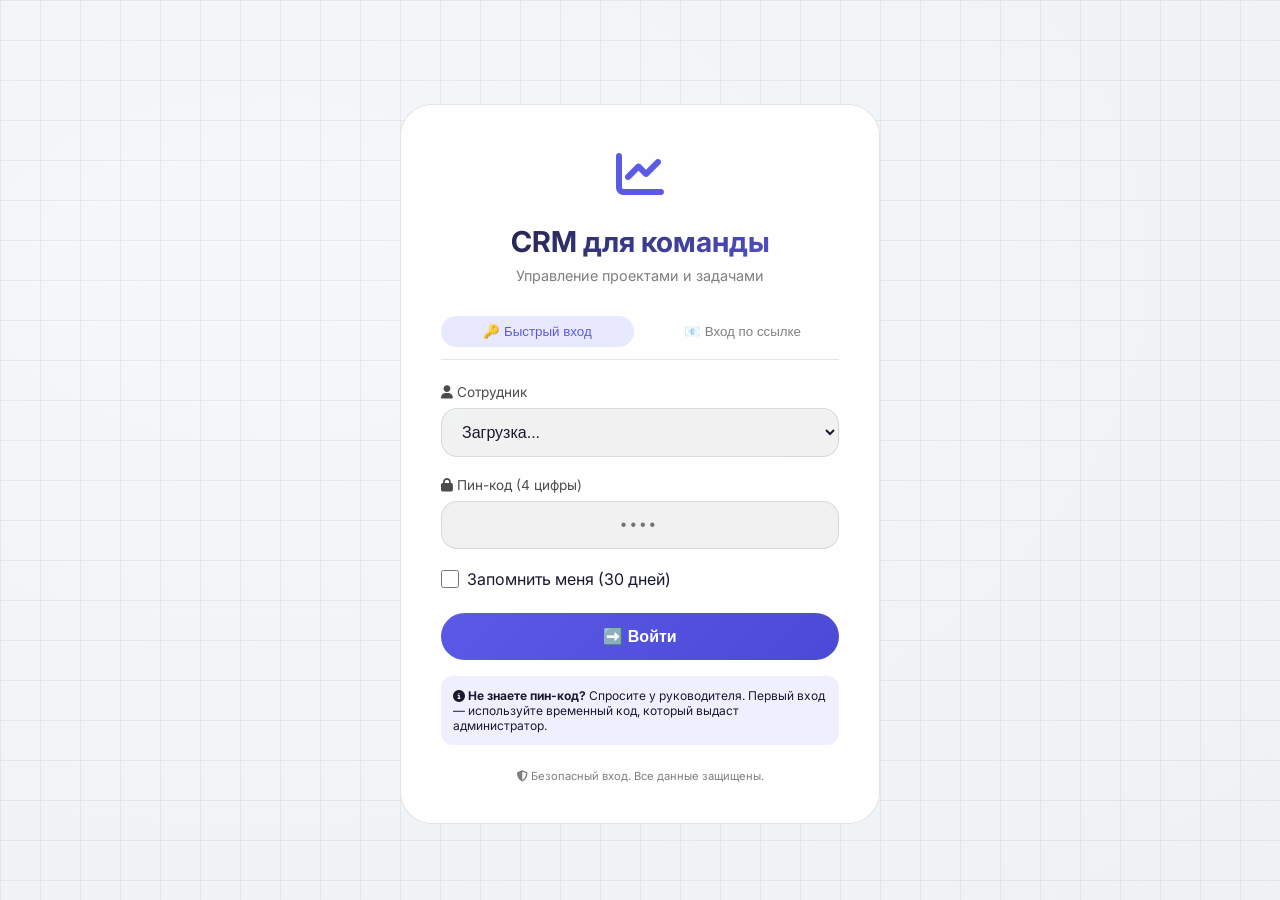
<file: crm-for-team-main/index.html>
<!DOCTYPE html>
<html lang="ru">
<head>
    <meta charset="UTF-8">
    <meta name="viewport" content="width=device-width, initial-scale=1.0, user-scalable=yes">
    
    <!-- 
    ============================================
    ФАЙЛ: index.html
    РОЛЬ: Главная страница (дашборд) с боковой панелью
    СВЯЗИ:
      - CSS: base.css, theme.css, components.css, dashboard.css, responsive.css
      - JS: core.js, auth.js, theme.js, layout.js, app.js
      - Данные: data/users.csv, data/tasks.csv, data/complexes.csv
    МЕХАНИКА:
      1. Боковая панель с навигацией (можно сворачивать)
      2. Навигация генерируется централизованно из layout.js
      3. Кликабельный профиль в правом верхнем углу
      4. Загрузка KPI, графиков, рейтинга агентов
      5. Интеграция с системой тем
    ============================================
    -->
    
    <script>
        (function() {
            try {
                const savedTheme = localStorage.getItem('crm_theme');
                if (savedTheme === 'light') {
                    if (document.documentElement) document.documentElement.classList.add('theme-light');
                    if (document.body) document.body.classList.add('theme-light');
                } else if (savedTheme === 'dark') {
                    if (document.documentElement) document.documentElement.classList.add('theme-dark');
                    if (document.body) document.body.classList.add('theme-dark');
                }
            } catch(e) {
                console.warn('Theme initialization error:', e);
            }
        })();
    </script>
    
    <title>Дашборд - CRM для команды</title>
    
    <link href="https://fonts.googleapis.com/css2?family=Inter:opsz,wght@14..32,300;14..32,400;14..32,500;14..32,600;14..32,700&display=swap" rel="stylesheet">
    <link rel="stylesheet" href="https://cdnjs.cloudflare.com/ajax/libs/font-awesome/6.5.1/css/all.min.css">
    
    <!-- CSS модули -->
    <link rel="stylesheet" href="css/base.css">
    <link rel="stylesheet" href="css/theme.css">
    <link rel="stylesheet" href="css/components.css">
    <link rel="stylesheet" href="css/dashboard.css">
    <link rel="stylesheet" href="css/kanban.css">
    <link rel="stylesheet" href="css/manager.css">
    <link rel="stylesheet" href="css/calendar.css">
    <link rel="stylesheet" href="css/modal.css">
    <link rel="stylesheet" href="css/responsive.css">
    
    <style>
        .analytics-section {
            display: grid;
            grid-template-columns: 1fr 1fr;
            gap: 24px;
            margin-bottom: 32px;
        }
        
        .analytics-card {
            background: var(--card-bg);
            backdrop-filter: blur(12px);
            border-radius: 24px;
            border: 1px solid var(--card-border);
            padding: 20px;
            transition: all 0.3s;
        }
        
        .analytics-card:hover {
            transform: translateY(-2px);
            border-color: var(--accent);
        }
        
        .analytics-title {
            font-size: 0.8rem;
            text-transform: uppercase;
            letter-spacing: 1px;
            color: var(--text-muted);
            margin-bottom: 16px;
            display: flex;
            align-items: center;
            gap: 8px;
        }
        
        .kpi-compact {
            display: grid;
            grid-template-columns: repeat(2, 1fr);
            gap: 16px;
        }
        
        .kpi-compact-item {
            text-align: center;
        }
        
        .kpi-compact-value {
            font-size: 1.8rem;
            font-weight: 700;
            background: linear-gradient(135deg, var(--text-primary), var(--accent));
            -webkit-background-clip: text;
            -webkit-text-fill-color: transparent;
        }
        
        .kpi-compact-label {
            font-size: 0.7rem;
            color: var(--text-muted);
            margin-top: 4px;
        }
        
        .trend-up {
            color: #4caf50;
            font-size: 0.7rem;
        }
        
        .trend-down {
            color: #ff6b6b;
            font-size: 0.7rem;
        }
        
        .chart-container {
            margin-top: 16px;
        }
        
        .chart-bars-mini {
            display: flex;
            align-items: flex-end;
            height: 100px;
            gap: 8px;
            margin-top: 12px;
        }
        
        .chart-bar-mini {
            flex: 1;
            background: linear-gradient(180deg, var(--accent), var(--accent-hover));
            border-radius: 4px 4px 0 0;
            transition: height 0.5s ease;
            min-height: 4px;
        }
        
        .agent-ranking {
            margin-top: 12px;
        }
        
        .agent-ranking-item {
            display: flex;
            align-items: center;
            justify-content: space-between;
            padding: 8px 0;
            border-bottom: 1px solid var(--card-border);
        }
        
        .agent-ranking-name {
            display: flex;
            align-items: center;
            gap: 8px;
        }
        
        .agent-ranking-badge {
            width: 24px;
            height: 24px;
            background: var(--accent);
            border-radius: 50%;
            display: flex;
            align-items: center;
            justify-content: center;
            font-size: 0.7rem;
            font-weight: 600;
        }
        
        .agent-ranking-value {
            font-weight: 600;
            color: var(--accent);
        }
        
        @media (max-width: 768px) {
            .analytics-section {
                grid-template-columns: 1fr;
            }
        }
    </style>
</head>
<body>
    <div class="app-layout">
        <!-- Боковая панель навигации -->
        <aside class="sidebar" id="sidebar">
            <div class="sidebar-logo">
                <i class="fas fa-chart-line"></i>
                <span>CRM Team</span>
            </div>
            
            <!-- Навигация генерируется централизованно из layout.js -->
            <nav class="sidebar-nav" id="sidebar-nav">
                <!-- контейнер для динамической генерации навигации -->
            </nav>
            
            <div class="sidebar-footer">
                <button class="collapse-btn" onclick="window.sidebar?.toggleSidebar()">
                    <i class="fas fa-chevron-left"></i>
                    <span>Свернуть</span>
                </button>
                <!-- Кнопка выхода добавляется автоматически из layout.js -->
            </div>
        </aside>
        
        <!-- Основной контент -->
        <main class="main-content">
            <div class="top-bar">
                <div class="user-profile" onclick="window.sidebar?.goToProfile()">
                    <div class="user-info">
                        <div class="user-name" id="userName">Загрузка...</div>
                        <div class="user-role" id="userRole">—</div>
                    </div>
                    <div class="user-avatar" id="userAvatar">
                        <i class="fas fa-user"></i>
                    </div>
                </div>
            </div>
            
            <!-- Базовые KPI карточки -->
            <div class="dashboard">
                <div class="card" onclick="window.location.href='tasks.html'">
                    <h3><i class="fas fa-play-circle"></i> Активные задачи</h3>
                    <p id="tasksCount">0</p>
                </div>
                <div class="card" onclick="window.location.href='complexes.html'">
                    <h3><i class="fas fa-building"></i> Объекты</h3>
                    <p id="complexesCount">0</p>
                </div>
                <div class="card">
                    <h3><i class="fas fa-users"></i> Пользователи</h3>
                    <p id="usersCount">0</p>
                </div>
            </div>

            <!-- Расширенная аналитика -->
            <div class="analytics-section">
                <div class="analytics-card">
                    <div class="analytics-title">
                        <i class="fas fa-chart-simple"></i> Ключевые показатели
                    </div>
                    <div class="kpi-compact">
                        <div class="kpi-compact-item">
                            <div class="kpi-compact-value" id="kpiCompletedWeek">0</div>
                            <div class="kpi-compact-label">Завершено за неделю</div>
                            <span id="kpiCompletedTrend" class="trend-up">▲ 0%</span>
                        </div>
                        <div class="kpi-compact-item">
                            <div class="kpi-compact-value" id="kpiOverdue">0</div>
                            <div class="kpi-compact-label">Просрочено</div>
                            <span id="kpiOverdueTrend" class="trend-down">▼ 0%</span>
                        </div>
                        <div class="kpi-compact-item">
                            <div class="kpi-compact-value" id="kpiConversion">0%</div>
                            <div class="kpi-compact-label">Конверсия задач</div>
                            <span id="kpiConversionTrend" class="trend-up">▲ 0%</span>
                        </div>
                        <div class="kpi-compact-item">
                            <div class="kpi-compact-value" id="kpiAvgTime">0</div>
                            <div class="kpi-compact-label">Среднее время (дни)</div>
                            <span id="kpiAvgTimeTrend" class="trend-down">▼ 0</span>
                        </div>
                    </div>
                </div>
                
                <div class="analytics-card">
                    <div class="analytics-title">
                        <i class="fas fa-chart-line"></i> Динамика задач
                    </div>
                    <div id="weeklyChart" class="chart-container">
                        <div class="chart-bars-mini" id="weeklyBars"></div>
                    </div>
                    <div style="display: flex; justify-content: space-between; font-size: 0.65rem; color: var(--text-muted); margin-top: 8px;">
                        <span>Пн</span><span>Вт</span><span>Ср</span><span>Чт</span><span>Пт</span><span>Сб</span><span>Вс</span>
                    </div>
                </div>
            </div>
            
            <div class="analytics-section">
                <div class="analytics-card">
                    <div class="analytics-title">
                        <i class="fas fa-trophy"></i> Топ агентов
                    </div>
                    <div id="agentRanking" class="agent-ranking">
                        <div style="text-align: center; color: var(--text-muted); padding: 20px;">Загрузка...</div>
                    </div>
                </div>
                
                <div class="analytics-card">
                    <div class="analytics-title">
                        <i class="fas fa-chart-line"></i> Прогресс проекта
                    </div>
                    <div class="progress-header" style="margin-bottom: 8px;">
                        <h3 style="font-size: 0.9rem;">Общий прогресс</h3>
                        <span id="progressPercentLarge">0%</span>
                    </div>
                    <div class="progress-bar-container" style="height: 8px;">
                        <div class="progress-bar-fill" id="progressFillLarge" style="width: 0%"></div>
                    </div>
                    <div class="progress-stats" style="margin-top: 12px;">
                        <span><i class="fas fa-check-circle"></i> <span id="completedTasksLarge">0</span> завершено</span>
                        <span><i class="fas fa-list"></i> <span id="totalTasksLarge">0</span> всего</span>
                    </div>
                    <div style="margin-top: 16px; padding-top: 12px; border-top: 1px solid var(--card-border);">
                        <div style="display: flex; justify-content: space-between; font-size: 0.7rem;">
                            <span><i class="fas fa-calendar"></i> По плану: <span id="projectedEnd">—</span></span>
                            <span><i class="fas fa-bolt"></i> Скорость: <span id="completionSpeed">0</span> задач/день</span>
                        </div>
                    </div>
                </div>
            </div>

            <div class="info-panel">
                <h2><i class="fas fa-rocket"></i> Добро пожаловать в CRM!</h2>
                <p id="welcomeMessage">Войдите для начала работы</p>
                <div style="margin-top: 20px; padding-top: 16px; border-top: 1px solid rgba(108,108,255,0.2);">
                    <p style="font-size: 0.85rem; opacity: 0.7;">
                        <i class="fas fa-lightbulb"></i> <strong>Совет:</strong> Используйте Ctrl+K для быстрого поиска.
                        Нажмите на имя пользователя, чтобы открыть профиль.
                    </p>
                </div>
            </div>
        </main>
    </div>
    
    <script src="core.js"></script>
    <script src="auth.js"></script>
    <script src="theme.js"></script>
    <script src="layout.js"></script>
    <script src="app.js"></script>
</body>
</html>
</file>
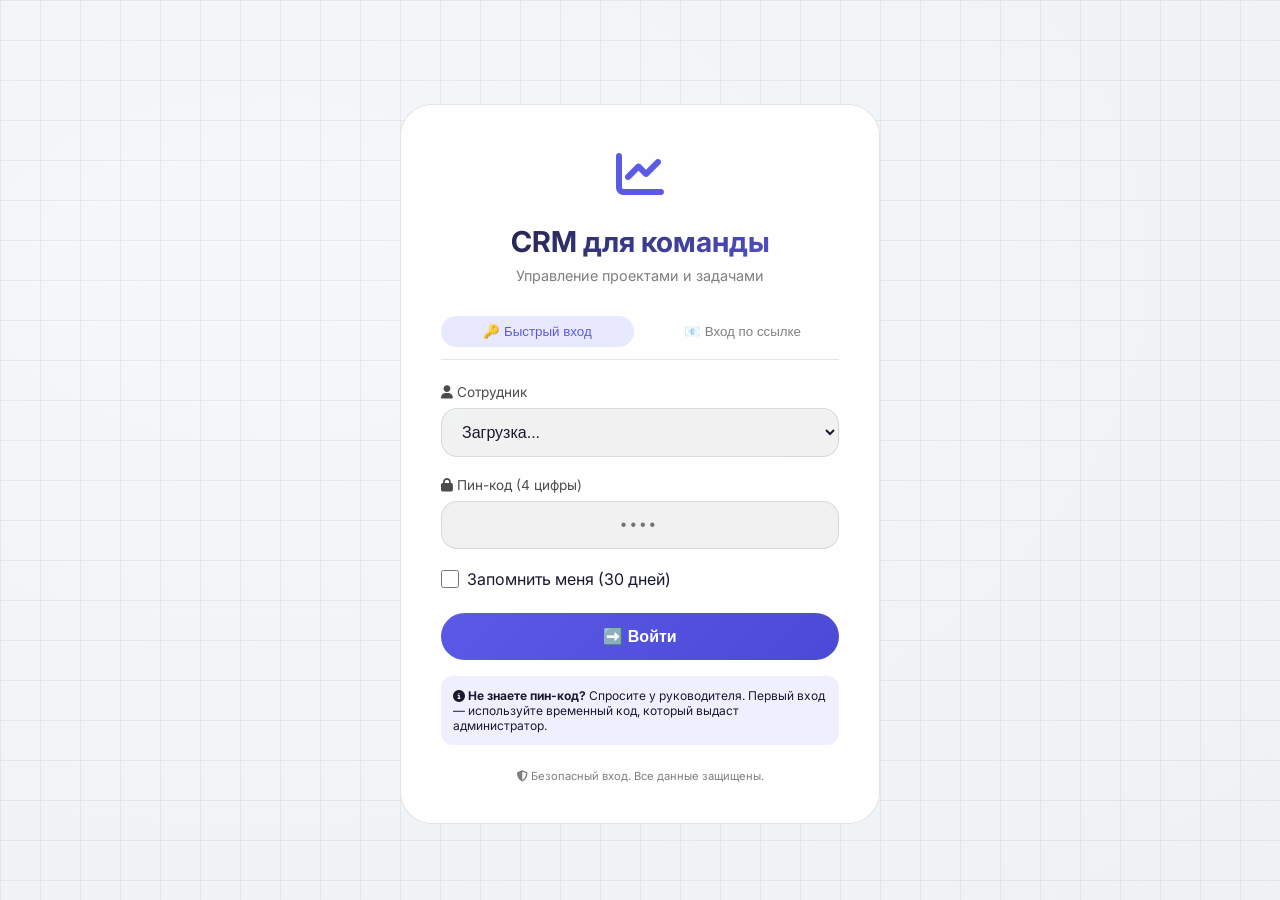
<file: crm-for-team-main/admin.html>
<!DOCTYPE html>
<html lang="ru">
<head>
    <meta charset="UTF-8">
    <meta name="viewport" content="width=device-width, initial-scale=1.0, user-scalable=yes">
    
    <!-- 
    ============================================
    ФАЙЛ: admin.html
    РОЛЬ: Панель администратора для управления пользователями
    СВЯЗИ:
      - CSS: base.css, theme.css, components.css, modal.css, responsive.css
      - JS: core.js, auth.js, theme.js, layout.js, admin.js
      - Данные: data/users.csv
    МЕХАНИКА:
      1. Боковая панель с навигацией (генерируется централизованно из layout.js)
      2. Список всех пользователей
      3. Создание нового пользователя
      4. Сброс пин-кода
      5. Изменение роли пользователя
      6. Удаление пользователя
    ============================================
    -->
    
    <script>
        (function() {
            try {
                const savedTheme = localStorage.getItem('crm_theme');
                if (savedTheme === 'light') {
                    if (document.documentElement) document.documentElement.classList.add('theme-light');
                    if (document.body) document.body.classList.add('theme-light');
                } else if (savedTheme === 'dark') {
                    if (document.documentElement) document.documentElement.classList.add('theme-dark');
                    if (document.body) document.body.classList.add('theme-dark');
                }
            } catch(e) {}
        })();
    </script>
    
    <title>Управление пользователями - CRM</title>
    
    <link href="https://fonts.googleapis.com/css2?family=Inter:opsz,wght@14..32,300;14..32,400;14..32,500;14..32,600;14..32,700&display=swap" rel="stylesheet">
    <link rel="stylesheet" href="https://cdnjs.cloudflare.com/ajax/libs/font-awesome/6.5.1/css/all.min.css">
    <link rel="stylesheet" href="css/base.css">
    <link rel="stylesheet" href="css/theme.css">
    <link rel="stylesheet" href="css/components.css">
    <link rel="stylesheet" href="css/dashboard.css">
    <link rel="stylesheet" href="css/kanban.css">
    <link rel="stylesheet" href="css/manager.css">
    <link rel="stylesheet" href="css/calendar.css">
    <link rel="stylesheet" href="css/modal.css">
    <link rel="stylesheet" href="css/responsive.css">
    
    <style>
        .admin-header {
            display: flex;
            justify-content: space-between;
            align-items: center;
            margin-bottom: 24px;
            flex-wrap: wrap;
            gap: 16px;
        }
        
        .add-user-btn {
            background: linear-gradient(135deg, var(--accent), var(--accent-hover));
            border: none;
            padding: 12px 24px;
            border-radius: 40px;
            color: white;
            cursor: pointer;
            display: inline-flex;
            align-items: center;
            gap: 8px;
            font-weight: 500;
        }
        
        .users-table {
            width: 100%;
            background: var(--card-bg);
            border-radius: 24px;
            border: 1px solid var(--card-border);
            overflow: hidden;
        }
        
        .users-table table {
            width: 100%;
            border-collapse: collapse;
        }
        
        .users-table th,
        .users-table td {
            padding: 16px;
            text-align: left;
            border-bottom: 1px solid var(--card-border);
        }
        
        .users-table th {
            background: rgba(108, 108, 255, 0.1);
            font-weight: 600;
        }
        
        .users-table tr:hover {
            background: rgba(108, 108, 255, 0.05);
        }
        
        .role-badge {
            display: inline-block;
            padding: 4px 12px;
            border-radius: 20px;
            font-size: 0.7rem;
            font-weight: 500;
        }
        
        .role-admin { background: rgba(108, 108, 255, 0.2); color: #6c6cff; }
        .role-manager { background: rgba(76, 175, 80, 0.2); color: #4caf50; }
        .role-agent { background: rgba(255, 193, 68, 0.2); color: #ffc107; }
        .role-viewer { background: rgba(158, 158, 158, 0.2); color: #9e9e9e; }
        
        .action-btn {
            background: none;
            border: none;
            color: var(--accent);
            cursor: pointer;
            margin: 0 4px;
            padding: 4px 8px;
            border-radius: 8px;
            transition: all 0.2s;
        }
        
        .action-btn:hover {
            background: rgba(108, 108, 255, 0.2);
        }
        
        .action-btn.danger {
            color: #ff6b6b;
        }
        
        .action-btn.danger:hover {
            background: rgba(255, 107, 107, 0.2);
        }
        
        .empty-state {
            text-align: center;
            padding: 60px;
            color: var(--text-muted);
        }
        
        .pin-code {
            font-family: monospace;
            font-size: 0.85rem;
        }
    </style>
</head>
<body>
    <div class="app-layout">
        <!-- Боковая панель навигации -->
        <aside class="sidebar" id="sidebar">
            <div class="sidebar-logo">
                <i class="fas fa-chart-line"></i>
                <span>CRM Team</span>
            </div>
            
            <!-- Навигация генерируется централизованно из layout.js -->
            <nav class="sidebar-nav" id="sidebar-nav">
                <!-- контейнер для динамической генерации навигации -->
            </nav>
            
            <div class="sidebar-footer">
                <button class="collapse-btn" onclick="window.sidebar?.toggleSidebar()">
                    <i class="fas fa-chevron-left"></i>
                    <span>Свернуть</span>
                </button>
                <!-- Кнопка выхода добавляется автоматически из layout.js -->
            </div>
        </aside>
        
        <!-- Основной контент -->
        <main class="main-content">
            <div class="top-bar">
                <div class="user-profile" onclick="window.sidebar?.goToProfile()">
                    <div class="user-info">
                        <div class="user-name" id="userName">Загрузка...</div>
                        <div class="user-role" id="userRole">—</div>
                    </div>
                    <div class="user-avatar" id="userAvatar">
                        <i class="fas fa-user"></i>
                    </div>
                </div>
            </div>
            
            <div class="admin-header">
                <h2><i class="fas fa-users-cog"></i> Управление пользователями</h2>
                <button class="add-user-btn" id="addUserBtn">
                    <i class="fas fa-plus"></i> Добавить пользователя
                </button>
            </div>
            
            <div class="users-table">
                <table>
                    <thead>
                        <tr>
                            <th>Логин</th>
                            <th>Имя</th>
                            <th>Роль</th>
                            <th>Email</th>
                            <th>Пин-код</th>
                            <th>Дата регистрации</th>
                            <th>Действия</th>
                        </tr>
                    </thead>
                    <tbody id="usersTableBody">
                        <tr><td colspan="7" class="empty-state">Загрузка...</td></tr>
                    </tbody>
                </table>
            </div>
        </main>
    </div>
    
    <!-- Модальное окно добавления пользователя -->
    <div id="addUserModal" class="modal">
        <div class="modal-content">
            <h3><i class="fas fa-user-plus"></i> Добавить пользователя</h3>
            <input type="text" id="newUsername" placeholder="Логин (github_username)" required>
            <input type="text" id="newName" placeholder="Полное имя" required>
            <select id="newRole">
                <option value="agent">Агент</option>
                <option value="manager">Менеджер</option>
                <option value="viewer">Наблюдатель</option>
                <option value="admin">Администратор</option>
            </select>
            <input type="email" id="newEmail" placeholder="Email">
            <div class="modal-buttons">
                <button onclick="closeAddUserModal()">Отмена</button>
                <button class="primary" id="confirmAddUserBtn">Создать</button>
            </div>
        </div>
    </div>
    
    <!-- Модальное окно сброса пин-кода -->
    <div id="resetPinModal" class="modal">
        <div class="modal-content">
            <h3><i class="fas fa-key"></i> Сброс пин-кода</h3>
            <p>Вы уверены, что хотите сбросить пин-код пользователя <strong id="resetUserName"></strong>?</p>
            <p style="font-size: 0.85rem; color: var(--text-muted);">Новый пин-код будет сгенерирован автоматически.</p>
            <input type="hidden" id="resetUserId">
            <div class="modal-buttons">
                <button onclick="closeResetPinModal()">Отмена</button>
                <button class="primary" id="confirmResetPinBtn">Сбросить</button>
            </div>
        </div>
    </div>
    
    <script src="core.js"></script>
    <script src="auth.js"></script>
    <script src="theme.js"></script>
    <script src="layout.js"></script>
    
    <script>
        let currentUsersList = [];
        
        async function loadUsersList() {
            const users = await window.auth.getUsers();
            currentUsersList = users;
            renderUsersTable(users);
        }
        
        function renderUsersTable(users) {
            const tbody = document.getElementById('usersTableBody');
            if (!tbody) return;
            
            if (!users || users.length === 0) {
                tbody.innerHTML = '<tr><td colspan="7" class="empty-state">Нет пользователей</td></tr>';
                return;
            }
            
            let html = '';
            for (let i = 0; i < users.length; i++) {
                const user = users[i];
                let roleClass = '';
                let roleLabel = '';
                
                if (user.role === 'admin') {
                    roleClass = 'role-admin';
                    roleLabel = 'Администратор';
                } else if (user.role === 'manager') {
                    roleClass = 'role-manager';
                    roleLabel = 'Менеджер';
                } else if (user.role === 'agent') {
                    roleClass = 'role-agent';
                    roleLabel = 'Агент';
                } else {
                    roleClass = 'role-viewer';
                    roleLabel = 'Наблюдатель';
                }
                
                html += '<tr>' +
                    '<td>' + escapeHtml(user.github_username) + '</td>' +
                    '<td>' + escapeHtml(user.name) + '</td>' +
                    '<td><span class="role-badge ' + roleClass + '">' + roleLabel + '</span></td>' +
                    '<td>' + escapeHtml(user.email || '—') + '</td>' +
                    '<td class="pin-code">••••</td>' +
                    '<td>' + escapeHtml(user.created_at || '—') + '</td>' +
                    '<td>' +
                        '<button class="action-btn" onclick="openResetPinModal(\'' + user.github_username + '\', \'' + escapeHtml(user.name) + '\')" title="Сбросить пин-код"><i class="fas fa-key"></i></button>' +
                        '<button class="action-btn danger" onclick="deleteUser(\'' + user.github_username + '\')" title="Удалить пользователя"><i class="fas fa-trash"></i></button>' +
                    '</td>' +
                '</tr>';
            }
            
            tbody.innerHTML = html;
        }
        
        async function addUser() {
            const username = document.getElementById('newUsername').value.trim();
            const name = document.getElementById('newName').value.trim();
            const role = document.getElementById('newRole').value;
            const email = document.getElementById('newEmail').value.trim();
            
            if (!username || !name) {
                alert('Заполните логин и имя');
                return;
            }
            
            const result = await window.auth.createUser(username, name, role, email);
            
            if (result.success) {
                alert('Пользователь создан!\nВременный пин-код: ' + result.tempPin + '\nСообщите его пользователю.');
                closeAddUserModal();
                loadUsersList();
            } else {
                alert('Ошибка: ' + result.error);
            }
        }
        
        function openResetPinModal(username, name) {
            document.getElementById('resetUserId').value = username;
            document.getElementById('resetUserName').textContent = name;
            document.getElementById('resetPinModal').style.display = 'flex';
        }
        
        async function resetPin() {
            const username = document.getElementById('resetUserId').value;
            const result = await window.auth.resetPin(username);
            
            if (result.success) {
                alert('Пин-код сброшен!\nНовый пин-код: ' + result.newPin);
                closeResetPinModal();
                loadUsersList();
            } else {
                alert('Ошибка: ' + result.error);
            }
        }
        
        async function deleteUser(username) {
            if (!confirm('Вы уверены, что хотите удалить пользователя ' + username + '? Это действие необратимо.')) {
                return;
            }
            
            const currentUser = window.auth.getCurrentUser();
            if (currentUser.github_username === username) {
                alert('Нельзя удалить самого себя');
                return;
            }
            
            const users = await window.auth.getUsers();
            const filteredUsers = users.filter(u => u.github_username !== username);
            const saved = await window.utils.saveCSVToGitHub('data/users.csv', filteredUsers, 'Delete user ' + username);
            
            if (saved) {
                alert('Пользователь удалён');
                loadUsersList();
            } else {
                alert('Ошибка удаления');
            }
        }
        
        function closeAddUserModal() {
            document.getElementById('addUserModal').style.display = 'none';
            document.getElementById('newUsername').value = '';
            document.getElementById('newName').value = '';
            document.getElementById('newEmail').value = '';
        }
        
        function closeResetPinModal() {
            document.getElementById('resetPinModal').style.display = 'none';
        }
        
        function escapeHtml(text) {
            if (!text) return '';
            const div = document.createElement('div');
            div.textContent = text;
            return div.innerHTML;
        }
        
        function updateUserProfile() {
            const user = window.auth.getCurrentUser();
            if (!user) return;
            
            const userNameSpan = document.getElementById('userName');
            const userRoleSpan = document.getElementById('userRole');
            const userAvatar = document.getElementById('userAvatar');
            
            if (userNameSpan) userNameSpan.textContent = user.name;
            if (userRoleSpan) {
                let roleLabel = '';
                if (user.role === 'admin') roleLabel = 'Администратор';
                else if (user.role === 'manager') roleLabel = 'Менеджер';
                else if (user.role === 'agent') roleLabel = 'Агент';
                else roleLabel = 'Наблюдатель';
                userRoleSpan.textContent = roleLabel;
            }
            if (userAvatar) {
                const initials = user.name.split(' ').map(n => n[0]).join('').toUpperCase();
                userAvatar.innerHTML = initials || '<i class="fas fa-user"></i>';
            }
        }
        
        async function init() {
            await window.auth.initAuth();
            
            const user = window.auth.getCurrentUser();
            if (!user || user.role !== 'admin') {
                window.location.href = 'index.html';
                return;
            }
            
            updateUserProfile();
            await loadUsersList();
            
            if (window.theme) window.theme.initTheme();
            if (window.sidebar) window.sidebar.initSidebar();
        }
        
        document.getElementById('addUserBtn').addEventListener('click', () => {
            document.getElementById('addUserModal').style.display = 'flex';
        });
        
        document.getElementById('confirmAddUserBtn').addEventListener('click', addUser);
        document.getElementById('confirmResetPinBtn').addEventListener('click', resetPin);
        
        window.onclick = function(event) {
            const addModal = document.getElementById('addUserModal');
            const resetModal = document.getElementById('resetPinModal');
            if (event.target === addModal) closeAddUserModal();
            if (event.target === resetModal) closeResetPinModal();
        };
        
        document.addEventListener('DOMContentLoaded', init);
    </script>
</body>
</html>
</file>
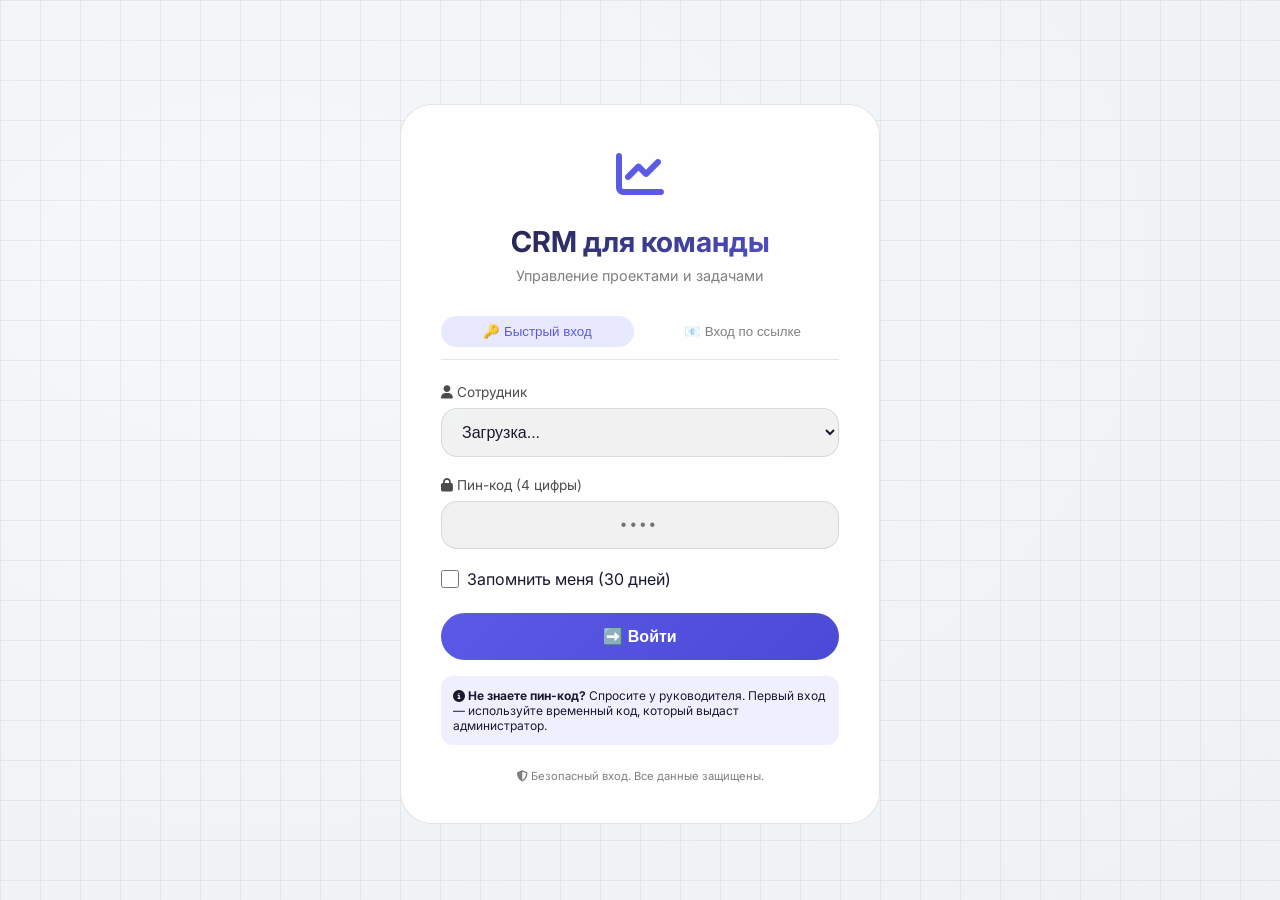
<file: crm-for-team-main/auth.html>
<!DOCTYPE html>
<html lang="ru">
<head>
    <meta charset="UTF-8">
    <meta name="viewport" content="width=device-width, initial-scale=1.0, user-scalable=yes">
    
    <script>
        (function() {
            try {
                const savedTheme = localStorage.getItem('crm_theme');
                if (savedTheme === 'light') {
                    if (document.documentElement) document.documentElement.classList.add('theme-light');
                    if (document.body) document.body.classList.add('theme-light');
                } else if (savedTheme === 'dark') {
                    if (document.documentElement) document.documentElement.classList.add('theme-dark');
                    if (document.body) document.body.classList.add('theme-dark');
                }
            } catch(e) {}
        })();
    </script>
    
    <title>Вход в CRM</title>
    
    <link href="https://fonts.googleapis.com/css2?family=Inter:opsz,wght@14..32,300;14..32,400;14..32,500;14..32,600;14..32,700&display=swap" rel="stylesheet">
    <link rel="stylesheet" href="https://cdnjs.cloudflare.com/ajax/libs/font-awesome/6.5.1/css/all.min.css">
    <link rel="stylesheet" href="css/base.css">
    <link rel="stylesheet" href="css/theme.css">
    <link rel="stylesheet" href="css/components.css">
    <link rel="stylesheet" href="css/modal.css">
    <link rel="stylesheet" href="css/responsive.css">
    
    <style>
        .login-container {
            max-width: 480px;
            margin: 80px auto 40px;
        }
        
        .login-card {
            background: var(--card-bg);
            backdrop-filter: blur(12px);
            border-radius: 32px;
            border: 1px solid var(--card-border);
            padding: 40px;
            text-align: center;
        }
        
        .login-logo {
            font-size: 3rem;
            margin-bottom: 20px;
            color: var(--accent);
        }
        
        .login-title {
            font-size: 1.8rem;
            font-weight: 700;
            margin-bottom: 8px;
            background: linear-gradient(135deg, var(--text-primary), var(--accent));
            -webkit-background-clip: text;
            -webkit-text-fill-color: transparent;
        }
        
        .login-subtitle {
            color: var(--text-muted);
            margin-bottom: 32px;
            font-size: 0.9rem;
        }
        
        .login-tabs {
            display: flex;
            gap: 12px;
            margin-bottom: 24px;
            border-bottom: 1px solid var(--card-border);
            padding-bottom: 12px;
        }
        
        .login-tab {
            flex: 1;
            padding: 8px;
            background: none;
            border: none;
            color: var(--text-muted);
            cursor: pointer;
            font-weight: 500;
            transition: all 0.2s;
            border-radius: 40px;
        }
        
        .login-tab.active {
            color: var(--accent);
            background: rgba(108, 108, 255, 0.15);
        }
        
        .login-tab:hover {
            color: var(--accent);
        }
        
        .login-panel {
            display: none;
        }
        
        .login-panel.active {
            display: block;
            animation: fadeIn 0.3s ease;
        }
        
        @keyframes fadeIn {
            from { opacity: 0; transform: translateY(10px); }
            to { opacity: 1; transform: translateY(0); }
        }
        
        .input-group {
            margin-bottom: 20px;
            text-align: left;
        }
        
        .input-group label {
            display: block;
            margin-bottom: 8px;
            font-size: 0.85rem;
            color: var(--text-secondary);
        }
        
        .input-group select,
        .input-group input {
            width: 100%;
            padding: 14px 16px;
            background: var(--input-bg);
            border: 1px solid var(--card-border);
            border-radius: 16px;
            color: var(--text-primary);
            font-size: 1rem;
            transition: all 0.2s;
        }
        
        .input-group select:focus,
        .input-group input:focus {
            outline: none;
            border-color: var(--accent);
        }
        
        .pin-input {
            letter-spacing: 4px;
            font-size: 1.2rem;
            text-align: center;
        }
        
        .remember-me {
            display: flex;
            align-items: center;
            gap: 8px;
            margin-bottom: 24px;
        }
        
        .remember-me input {
            width: 18px;
            height: 18px;
            cursor: pointer;
        }
        
        .login-btn {
            width: 100%;
            padding: 14px;
            background: linear-gradient(135deg, var(--accent), var(--accent-hover));
            border: none;
            border-radius: 40px;
            color: white;
            font-weight: 600;
            font-size: 1rem;
            cursor: pointer;
            transition: all 0.3s;
        }
        
        .login-btn:hover {
            transform: translateY(-2px);
            box-shadow: 0 4px 12px rgba(108, 108, 255, 0.4);
        }
        
        .login-btn:disabled {
            opacity: 0.6;
            transform: none;
            cursor: not-allowed;
        }
        
        .error-message {
            background: rgba(255, 107, 107, 0.2);
            border: 1px solid rgba(255, 107, 107, 0.3);
            border-radius: 12px;
            padding: 12px;
            margin-top: 16px;
            color: #ff6b6b;
            font-size: 0.85rem;
            display: none;
        }
        
        .loading {
            display: none;
            margin-top: 16px;
            color: var(--text-muted);
        }
        
        .loading i {
            animation: spin 1s linear infinite;
        }
        
        @keyframes spin {
            from { transform: rotate(0deg); }
            to { transform: rotate(360deg); }
        }
        
        .info-text {
            margin-top: 24px;
            font-size: 0.7rem;
            color: var(--text-muted);
        }
        
        .magic-link-info {
            background: rgba(108, 108, 255, 0.1);
            border-radius: 12px;
            padding: 12px;
            margin-top: 16px;
            font-size: 0.75rem;
            text-align: left;
        }
        
        /* Модальное окно смены пин-кода */
        .change-pin-modal .modal-content {
            max-width: 400px;
        }
        
        .change-pin-modal input {
            margin-bottom: 16px;
        }
        
        @media (max-width: 768px) {
            .login-container {
                margin: 40px auto;
                padding: 0 16px;
            }
            
            .login-card {
                padding: 24px;
            }
        }
    </style>
</head>
<body>
    <div class="container">
        <div class="login-container">
            <div class="login-card">
                <div class="login-logo">
                    <i class="fas fa-chart-line"></i>
                </div>
                <div class="login-title">CRM для команды</div>
                <div class="login-subtitle">Управление проектами и задачами</div>
                
                <div class="login-tabs">
                    <button class="login-tab active" data-tab="quick">🔑 Быстрый вход</button>
                    <button class="login-tab" data-tab="magic">📧 Вход по ссылке</button>
                </div>
                
                <!-- Панель быстрого входа -->
                <div id="quickPanel" class="login-panel active">
                    <div class="input-group">
                        <label><i class="fas fa-user"></i> Сотрудник</label>
                        <select id="userSelect">
                            <option value="">Загрузка...</option>
                        </select>
                    </div>
                    
                    <div class="input-group">
                        <label><i class="fas fa-lock"></i> Пин-код (4 цифры)</label>
                        <input type="password" id="pinCode" class="pin-input" maxlength="4" placeholder="••••" inputmode="numeric">
                    </div>
                    
                    <div class="remember-me">
                        <input type="checkbox" id="rememberMe">
                        <label for="rememberMe">Запомнить меня (30 дней)</label>
                    </div>
                    
                    <button id="quickLoginBtn" class="login-btn">➡️ Войти</button>
                    
                    <div class="magic-link-info">
                        <i class="fas fa-info-circle"></i> 
                        <strong>Не знаете пин-код?</strong> Спросите у руководителя. 
                        Первый вход — используйте временный код, который выдаст администратор.
                    </div>
                </div>
                
                <!-- Панель входа по ссылке -->
                <div id="magicPanel" class="login-panel">
                    <div class="input-group">
                        <label><i class="fas fa-envelope"></i> Корпоративная почта</label>
                        <input type="email" id="magicEmail" placeholder="ivan@company.ru">
                    </div>
                    
                    <button id="magicLinkBtn" class="login-btn">📩 Отправить ссылку для входа</button>
                    
                    <div class="magic-link-info">
                        <i class="fas fa-envelope"></i> 
                        Мы отправим ссылку на вашу почту. Перейдите по ней для автоматического входа.
                        <br><br>
                        <i class="fas fa-clock"></i> Ссылка действительна 30 минут.
                    </div>
                </div>
                
                <div id="errorMessage" class="error-message"></div>
                <div id="loading" class="loading">
                    <i class="fas fa-spinner fa-pulse"></i> Проверка...
                </div>
                
                <div class="info-text">
                    <i class="fas fa-shield-alt"></i> Безопасный вход. Все данные защищены.
                </div>
            </div>
        </div>
    </div>
    
    <!-- Модальное окно смены пин-кода при первом входе -->
    <div id="changePinModal" class="modal change-pin-modal">
        <div class="modal-content">
            <h3><i class="fas fa-key"></i> Смена пин-кода</h3>
            <p style="margin-bottom: 20px; font-size: 0.9rem; color: var(--text-muted);">
                Это ваш первый вход. Пожалуйста, установите новый пин-код для безопасности.
            </p>
            <input type="hidden" id="tempUsername">
            <div class="input-group">
                <label><i class="fas fa-lock"></i> Новый пин-код (4 цифры)</label>
                <input type="password" id="newPin" class="pin-input" maxlength="4" placeholder="••••" inputmode="numeric">
            </div>
            <div class="input-group">
                <label><i class="fas fa-check-circle"></i> Подтвердите пин-код</label>
                <input type="password" id="confirmPin" class="pin-input" maxlength="4" placeholder="••••" inputmode="numeric">
            </div>
            <div class="modal-buttons">
                <button class="primary" id="saveNewPinBtn" style="width: 100%;">Сохранить и войти</button>
            </div>
        </div>
    </div>
    
    <script src="core.js"></script>
    <script src="theme.js"></script>
    <script src="auth.js"></script>
    <script>
        let usersList = [];
        let pendingUser = null;
        
        async function loadUsersForSelect() {
            try {
                usersList = await loadCSV('data/users.csv');
                const select = document.getElementById('userSelect');
                if (select && usersList && usersList.length > 0) {
                    select.innerHTML = '<option value="">Выберите сотрудника</option>';
                    for (let i = 0; i < usersList.length; i++) {
                        const user = usersList[i];
                        const option = document.createElement('option');
                        option.value = user.github_username;
                        let roleLabel = '';
                        if (user.role === 'admin') roleLabel = 'Администратор';
                        else if (user.role === 'manager') roleLabel = 'Менеджер';
                        else if (user.role === 'agent') roleLabel = 'Агент';
                        else roleLabel = 'Наблюдатель';
                        option.textContent = user.name + ' (' + roleLabel + ')';
                        select.appendChild(option);
                    }
                }
            } catch (error) {
                console.error('Ошибка загрузки пользователей:', error);
            }
        }
        
        // Быстрый вход
        async function quickLogin() {
            const userSelect = document.getElementById('userSelect');
            const pinInput = document.getElementById('pinCode');
            const rememberMe = document.getElementById('rememberMe');
            const errorDiv = document.getElementById('errorMessage');
            const loadingDiv = document.getElementById('loading');
            
            const username = userSelect.value;
            const pin = pinInput.value;
            
            if (!username) {
                showError('Выберите сотрудника');
                return;
            }
            
            if (!pin || pin.length !== 4) {
                showError('Введите 4-значный пин-код');
                return;
            }
            
            errorDiv.style.display = 'none';
            loadingDiv.style.display = 'block';
            
            try {
                const result = await window.auth.loginWithPin(username, pin);
                
                if (result.success) {
                    const sessionDuration = rememberMe.checked ? 30 : 1;
                    window.auth.saveSession(result.user, sessionDuration);
                    window.location.href = 'index.html';
                } else if (result.needChange) {
                    // Требуется смена пин-кода
                    pendingUser = result.user;
                    document.getElementById('tempUsername').value = result.user.github_username;
                    openChangePinModal();
                } else {
                    showError(result.error || 'Неверный пин-код. Попробуйте ещё раз.');
                    pinInput.value = '';
                    pinInput.focus();
                }
            } catch (error) {
                showError('Ошибка подключения. Попробуйте позже.');
            } finally {
                loadingDiv.style.display = 'none';
            }
        }
        
        // Смена пин-кода при первом входе
        async function saveNewPin() {
            const username = document.getElementById('tempUsername').value;
            const newPin = document.getElementById('newPin').value;
            const confirmPin = document.getElementById('confirmPin').value;
            const errorDiv = document.getElementById('errorMessage');
            
            if (!newPin || newPin.length !== 4 || !/^\d+$/.test(newPin)) {
                showError('Пин-код должен быть 4 цифры');
                return;
            }
            
            if (newPin !== confirmPin) {
                showError('Пин-коды не совпадают');
                return;
            }
            
            try {
                // Используем временный пин-код 1234 как старый
                const result = await window.auth.changePin(username, '1234', newPin);
                
                if (result.success) {
                    // Входим с новым пин-кодом
                    const loginResult = await window.auth.loginWithPin(username, newPin);
                    if (loginResult.success) {
                        window.auth.saveSession(loginResult.user, 7);
                        window.location.href = 'index.html';
                    } else {
                        showError('Ошибка входа после смены пин-кода');
                    }
                } else {
                    showError(result.error || 'Ошибка смены пин-кода');
                }
            } catch (error) {
                showError('Ошибка при смене пин-кода');
            }
        }
        
        // Magic link вход
        async function sendMagicLink() {
            const email = document.getElementById('magicEmail').value;
            const errorDiv = document.getElementById('errorMessage');
            const loadingDiv = document.getElementById('loading');
            
            if (!email || !email.includes('@')) {
                showError('Введите корректный email');
                return;
            }
            
            errorDiv.style.display = 'none';
            loadingDiv.style.display = 'block';
            
            try {
                const result = await window.auth.sendMagicLink(email);
                
                if (result.success) {
                    showSuccess('Ссылка для входа отправлена на ' + email);
                    document.getElementById('magicEmail').value = '';
                } else {
                    showError(result.error || 'Пользователь с таким email не найден');
                }
            } catch (error) {
                showError('Ошибка отправки. Попробуйте позже.');
            } finally {
                loadingDiv.style.display = 'none';
            }
        }
        
        function showError(message) {
            const errorDiv = document.getElementById('errorMessage');
            errorDiv.textContent = message;
            errorDiv.style.display = 'block';
            setTimeout(() => {
                errorDiv.style.display = 'none';
            }, 5000);
        }
        
        function showSuccess(message) {
            const errorDiv = document.getElementById('errorMessage');
            errorDiv.style.background = 'rgba(76, 175, 80, 0.2)';
            errorDiv.style.borderColor = 'rgba(76, 175, 80, 0.3)';
            errorDiv.style.color = '#4caf50';
            errorDiv.textContent = message;
            errorDiv.style.display = 'block';
            setTimeout(() => {
                errorDiv.style.display = 'none';
                errorDiv.style.background = '';
                errorDiv.style.borderColor = '';
                errorDiv.style.color = '';
            }, 5000);
        }
        
        function openChangePinModal() {
            const modal = document.getElementById('changePinModal');
            if (modal) modal.style.display = 'flex';
        }
        
        function closeChangePinModal() {
            const modal = document.getElementById('changePinModal');
            if (modal) modal.style.display = 'none';
            document.getElementById('newPin').value = '';
            document.getElementById('confirmPin').value = '';
        }
        
        // Переключение вкладок
        document.querySelectorAll('.login-tab').forEach(tab => {
            tab.addEventListener('click', () => {
                document.querySelectorAll('.login-tab').forEach(t => t.classList.remove('active'));
                tab.classList.add('active');
                
                const panelId = tab.dataset.tab + 'Panel';
                document.querySelectorAll('.login-panel').forEach(p => p.classList.remove('active'));
                document.getElementById(panelId).classList.add('active');
            });
        });
        
        // Обработчики
        document.getElementById('quickLoginBtn').addEventListener('click', quickLogin);
        document.getElementById('magicLinkBtn').addEventListener('click', sendMagicLink);
        document.getElementById('saveNewPinBtn').addEventListener('click', saveNewPin);
        
        // Enter в поле пин-кода
        document.getElementById('pinCode').addEventListener('keypress', (e) => {
            if (e.key === 'Enter') quickLogin();
        });
        
        // Закрытие модального окна по клику вне
        window.onclick = function(event) {
            const modal = document.getElementById('changePinModal');
            if (event.target === modal) {
                closeChangePinModal();
            }
        };
        
        // Загрузка списка пользователей
        loadUsersForSelect();
        
        // Проверка сессии
        if (window.auth && window.auth.checkSession()) {
            window.location.href = 'index.html';
        }
    </script>
</body>
</html>
</file>
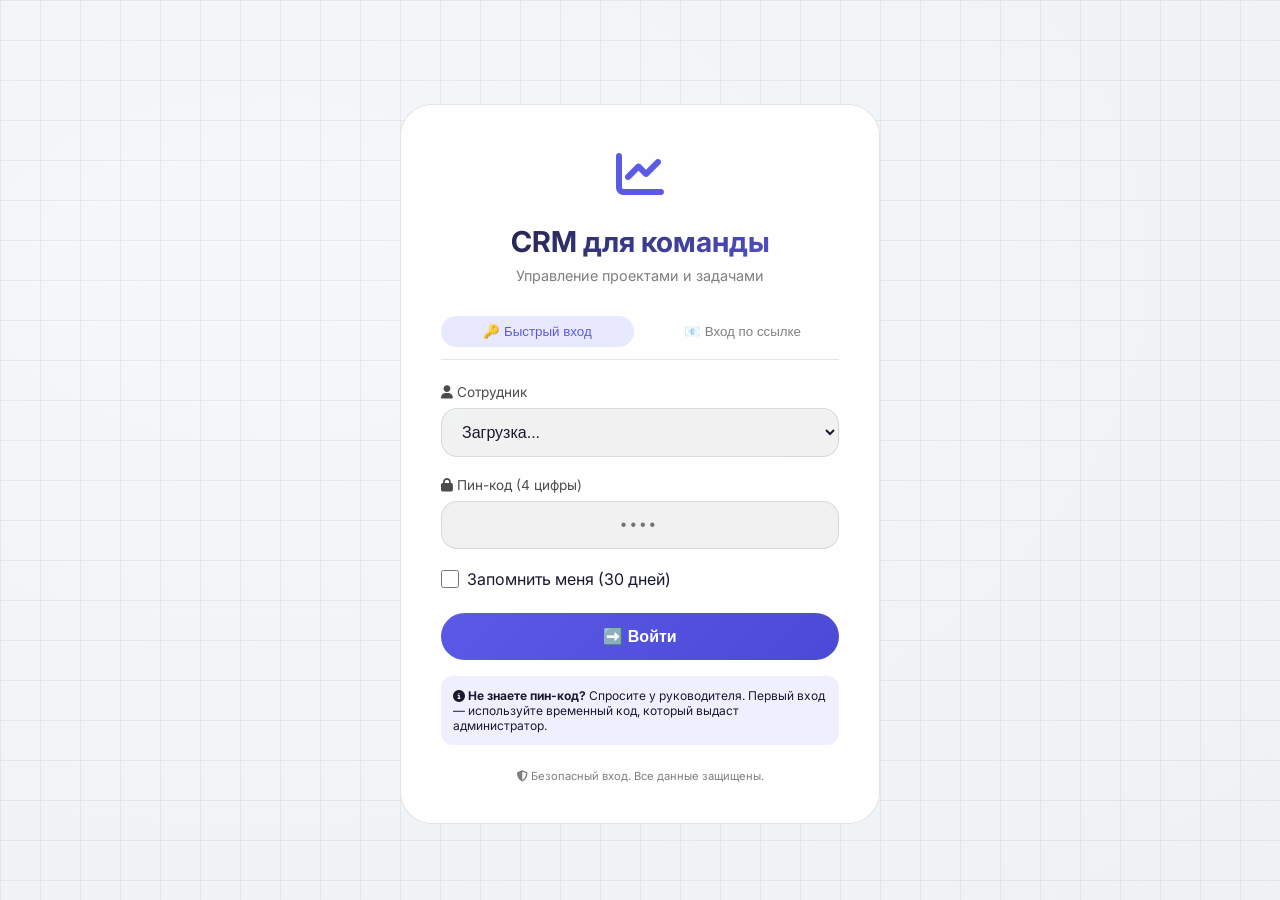
<file: crm-for-team-main/calendar-integration.html>
<!DOCTYPE html>
<html lang="ru">
<head>
    <meta charset="UTF-8">
    <meta name="viewport" content="width=device-width, initial-scale=1.0, user-scalable=yes">
    
    <!-- 
    ============================================
    ФАЙЛ: calendar-integration.html
    РОЛЬ: Настройка интеграции с внешними календарями (Google, Apple, Outlook)
    СВЯЗИ:
      - CSS: base.css, theme.css, components.css, modal.css, responsive.css
      - JS: core.js, auth.js, theme.js, layout.js, calendar-integration.js
      - Данные: data/user_settings.csv (хранение настроек интеграции)
    МЕХАНИКА:
      1. Боковая панель с навигацией (можно сворачивать)
      2. Навигация генерируется централизованно из layout.js
      3. Кликабельный профиль в правом верхнем углу
      4. Генерация iCal-ссылки для подписки на задачи CRM
      5. Инструкция по добавлению в Google Календарь, Apple Календарь, Outlook
      6. Экспорт отдельных задач в календарь
      7. Настройки уведомлений о дедлайнах
    ============================================
    -->
    
    <script>
        (function() {
            try {
                const savedTheme = localStorage.getItem('crm_theme');
                if (savedTheme === 'light') {
                    if (document.documentElement) document.documentElement.classList.add('theme-light');
                    if (document.body) document.body.classList.add('theme-light');
                } else if (savedTheme === 'dark') {
                    if (document.documentElement) document.documentElement.classList.add('theme-dark');
                    if (document.body) document.body.classList.add('theme-dark');
                }
            } catch(e) {}
        })();
    </script>
    
    <title>Интеграция с календарём - CRM для команды</title>
    
    <link href="https://fonts.googleapis.com/css2?family=Inter:opsz,wght@14..32,300;14..32,400;14..32,500;14..32,600;14..32,700&display=swap" rel="stylesheet">
    <link rel="stylesheet" href="https://cdnjs.cloudflare.com/ajax/libs/font-awesome/6.5.1/css/all.min.css">
    <link rel="stylesheet" href="css/base.css">
    <link rel="stylesheet" href="css/theme.css">
    <link rel="stylesheet" href="css/components.css">
    <link rel="stylesheet" href="css/dashboard.css">
    <link rel="stylesheet" href="css/kanban.css">
    <link rel="stylesheet" href="css/manager.css">
    <link rel="stylesheet" href="css/calendar.css">
    <link rel="stylesheet" href="css/modal.css">
    <link rel="stylesheet" href="css/responsive.css">
    
    <style>
        .integration-container {
            max-width: 1000px;
            margin: 0 auto;
        }
        
        .integration-card {
            background: var(--card-bg);
            backdrop-filter: blur(12px);
            border-radius: 28px;
            border: 1px solid var(--card-border);
            padding: 28px;
            margin-bottom: 24px;
        }
        
        .integration-header {
            display: flex;
            align-items: center;
            gap: 16px;
            margin-bottom: 20px;
            padding-bottom: 16px;
            border-bottom: 1px solid var(--card-border);
        }
        
        .integration-icon {
            width: 48px;
            height: 48px;
            background: rgba(108, 108, 255, 0.15);
            border-radius: 24px;
            display: flex;
            align-items: center;
            justify-content: center;
            font-size: 1.5rem;
        }
        
        .integration-title {
            flex: 1;
        }
        
        .integration-title h2 {
            font-size: 1.2rem;
            margin-bottom: 4px;
        }
        
        .integration-title p {
            font-size: 0.8rem;
            color: var(--text-muted);
        }
        
        .integration-status {
            padding: 4px 12px;
            border-radius: 20px;
            font-size: 0.7rem;
            background: rgba(76, 175, 80, 0.2);
            color: #4caf50;
        }
        
        .integration-status.disabled {
            background: rgba(158, 158, 158, 0.2);
            color: #9e9e9e;
        }
        
        .ical-url-box {
            background: var(--input-bg);
            border-radius: 16px;
            padding: 16px;
            margin: 20px 0;
        }
        
        .ical-url {
            font-family: monospace;
            word-break: break-all;
            font-size: 0.85rem;
            margin-bottom: 12px;
            color: var(--accent);
        }
        
        .copy-btn {
            background: rgba(108, 108, 255, 0.15);
            border: none;
            padding: 8px 20px;
            border-radius: 40px;
            color: var(--text-primary);
            cursor: pointer;
            transition: all 0.2s;
        }
        
        .copy-btn:hover {
            background: rgba(108, 108, 255, 0.3);
        }
        
        .instruction-steps {
            display: flex;
            flex-direction: column;
            gap: 16px;
            margin-top: 20px;
        }
        
        .step {
            display: flex;
            gap: 16px;
            align-items: flex-start;
        }
        
        .step-number {
            width: 32px;
            height: 32px;
            background: var(--accent);
            border-radius: 50%;
            display: flex;
            align-items: center;
            justify-content: center;
            font-weight: 600;
            font-size: 0.9rem;
            flex-shrink: 0;
        }
        
        .step-content {
            flex: 1;
        }
        
        .step-content h4 {
            font-size: 0.95rem;
            margin-bottom: 4px;
        }
        
        .step-content p {
            font-size: 0.8rem;
            color: var(--text-muted);
        }
        
        .step-image {
            background: var(--input-bg);
            border-radius: 12px;
            padding: 12px;
            margin-top: 8px;
            font-family: monospace;
            font-size: 0.7rem;
        }
        
        .export-buttons {
            display: flex;
            gap: 12px;
            flex-wrap: wrap;
            margin-top: 20px;
        }
        
        .export-btn {
            flex: 1;
            padding: 12px;
            background: rgba(108, 108, 255, 0.15);
            border: none;
            border-radius: 40px;
            color: var(--text-primary);
            cursor: pointer;
            transition: all 0.2s;
            display: flex;
            align-items: center;
            justify-content: center;
            gap: 8px;
        }
        
        .export-btn:hover {
            background: rgba(108, 108, 255, 0.3);
        }
        
        .calendar-list {
            margin-top: 20px;
        }
        
        .calendar-item {
            display: flex;
            align-items: center;
            justify-content: space-between;
            padding: 12px 0;
            border-bottom: 1px solid var(--card-border);
        }
        
        .calendar-item:last-child {
            border-bottom: none;
        }
        
        .calendar-item-info {
            display: flex;
            align-items: center;
            gap: 12px;
        }
        
        .calendar-item-actions button {
            background: none;
            border: none;
            color: var(--accent);
            cursor: pointer;
            margin-left: 8px;
        }
        
        .toggle-switch-small {
            position: relative;
            display: inline-block;
            width: 40px;
            height: 20px;
        }
        
        .toggle-switch-small input {
            opacity: 0;
            width: 0;
            height: 0;
        }
        
        .toggle-slider-small {
            position: absolute;
            cursor: pointer;
            top: 0;
            left: 0;
            right: 0;
            bottom: 0;
            background-color: rgba(255, 255, 255, 0.2);
            transition: 0.3s;
            border-radius: 20px;
        }
        
        .toggle-slider-small:before {
            position: absolute;
            content: "";
            height: 16px;
            width: 16px;
            left: 2px;
            bottom: 2px;
            background-color: white;
            transition: 0.3s;
            border-radius: 50%;
        }
        
        input:checked + .toggle-slider-small {
            background-color: var(--accent);
        }
        
        input:checked + .toggle-slider-small:before {
            transform: translateX(20px);
        }
        
        .test-notification {
            margin-top: 20px;
            padding: 16px;
            background: rgba(108, 108, 255, 0.1);
            border-radius: 16px;
            text-align: center;
        }
        
        @media (max-width: 768px) {
            .integration-card {
                padding: 20px;
            }
            
            .step {
                flex-direction: column;
            }
            
            .step-number {
                margin-bottom: 8px;
            }
        }
    </style>
</head>
<body>
    <div class="app-layout">
        <!-- Боковая панель навигации -->
        <aside class="sidebar" id="sidebar">
            <div class="sidebar-logo">
                <i class="fas fa-chart-line"></i>
                <span>CRM Team</span>
            </div>
            
            <!-- Навигация генерируется централизованно из layout.js -->
            <nav class="sidebar-nav" id="sidebar-nav">
                <!-- контейнер для динамической генерации навигации -->
            </nav>
            
            <div class="sidebar-footer">
                <button class="collapse-btn" onclick="window.sidebar?.toggleSidebar()">
                    <i class="fas fa-chevron-left"></i>
                    <span>Свернуть</span>
                </button>
                <!-- Кнопка выхода добавляется автоматически из layout.js -->
            </div>
        </aside>
        
        <!-- Основной контент -->
        <main class="main-content">
            <div class="top-bar">
                <div class="user-profile" onclick="window.sidebar?.goToProfile()">
                    <div class="user-info">
                        <div class="user-name" id="userName">Загрузка...</div>
                        <div class="user-role" id="userRole">—</div>
                    </div>
                    <div class="user-avatar" id="userAvatar">
                        <i class="fas fa-user"></i>
                    </div>
                </div>
            </div>
            
            <div class="integration-container">
                <!-- Google Календарь -->
                <div class="integration-card">
                    <div class="integration-header">
                        <div class="integration-icon">
                            <i class="fab fa-google"></i>
                        </div>
                        <div class="integration-title">
                            <h2>Google Календарь</h2>
                            <p>Подпишитесь на календарь задач CRM</p>
                        </div>
                        <div class="integration-status" id="googleStatus">
                            <i class="fas fa-check-circle"></i> Готов к подключению
                        </div>
                    </div>
                    
                    <div class="ical-url-box">
                        <div style="margin-bottom: 8px; font-size: 0.8rem;">
                            <i class="fas fa-link"></i> Ваша персональная iCal-ссылка:
                        </div>
                        <div class="ical-url" id="icalUrl">https://crm-team.vercel.app/ical/...</div>
                        <button class="copy-btn" onclick="copyIcalUrl()">
                            <i class="fas fa-copy"></i> Скопировать ссылку
                        </button>
                    </div>
                    
                    <div class="instruction-steps">
                        <div class="step">
                            <div class="step-number">1</div>
                            <div class="step-content">
                                <h4>Скопируйте ссылку выше</h4>
                                <p>Нажмите кнопку "Скопировать ссылку"</p>
                            </div>
                        </div>
                        <div class="step">
                            <div class="step-number">2</div>
                            <div class="step-content">
                                <h4>Откройте Google Календарь</h4>
                                <p>Перейдите на <a href="https://calendar.google.com" target="_blank">calendar.google.com</a> и войдите в свой аккаунт</p>
                            </div>
                        </div>
                        <div class="step">
                            <div class="step-number">3</div>
                            <div class="step-content">
                                <h4>Добавьте календарь по ссылке</h4>
                                <p>В левом меню нажмите <strong>+</strong> → <strong>По URL</strong> → вставьте скопированную ссылку</p>
                                <div class="step-image">
                                    <i class="fas fa-plus-circle"></i> + → По URL → вставить ссылку → Добавить календарь
                                </div>
                            </div>
                        </div>
                        <div class="step">
                            <div class="step-number">4</div>
                            <div class="step-content">
                                <h4>Настройте уведомления (опционально)</h4>
                                <p>В настройках календаря можно включить напоминания о задачах</p>
                            </div>
                        </div>
                    </div>
                    
                    <div class="test-notification">
                        <i class="fas fa-bell"></i> 
                        <strong>Тестовое уведомление:</strong>
                        <button class="copy-btn" onclick="testGoogleCalendar()" style="margin-left: 12px;">
                            <i class="fas fa-envelope"></i> Отправить тестовое событие
                        </button>
                    </div>
                </div>
                
                <!-- Apple Календарь -->
                <div class="integration-card">
                    <div class="integration-header">
                        <div class="integration-icon">
                            <i class="fab fa-apple"></i>
                        </div>
                        <div class="integration-title">
                            <h2>Apple Календарь (iCloud)</h2>
                            <p>Синхронизируйте задачи на iPhone, iPad, Mac</p>
                        </div>
                    </div>
                    
                    <div class="instruction-steps">
                        <div class="step">
                            <div class="step-number">1</div>
                            <div class="step-content">
                                <h4>Скопируйте iCal-ссылку</h4>
                                <p>Используйте ту же ссылку, что и для Google Календаря</p>
                            </div>
                        </div>
                        <div class="step">
                            <div class="step-number">2</div>
                            <div class="step-content">
                                <h4>На Mac: Откройте Календарь</h4>
                                <p>Файл → Новая подписка на календарь → вставьте ссылку</p>
                            </div>
                        </div>
                        <div class="step">
                            <div class="step-number">3</div>
                            <div class="step-content">
                                <h4>На iPhone/iPad: Настройки → Календарь → Аккаунты → Добавить → Подписной календарь</h4>
                                <div class="step-image">
                                    Настройки → Календарь → Аккаунты → Добавить → Подписной календарь → вставить ссылку
                                </div>
                            </div>
                        </div>
                    </div>
                </div>
                
                <!-- Outlook / Microsoft 365 -->
                <div class="integration-card">
                    <div class="integration-header">
                        <div class="integration-icon">
                            <i class="fab fa-microsoft"></i>
                        </div>
                        <div class="integration-title">
                            <h2>Outlook / Microsoft 365</h2>
                            <p>Синхронизация с Outlook, Hotmail, Exchange</p>
                        </div>
                    </div>
                    
                    <div class="instruction-steps">
                        <div class="step">
                            <div class="step-number">1</div>
                            <div class="step-content">
                                <h4>Скопируйте iCal-ссылку</h4>
                                <p>Используйте ту же ссылку</p>
                            </div>
                        </div>
                        <div class="step">
                            <div class="step-number">2</div>
                            <div class="step-content">
                                <h4>Откройте Outlook в браузере</h4>
                                <p>Перейдите в Календарь → Добавить календарь → Подписаться из Интернета</p>
                            </div>
                        </div>
                        <div class="step">
                            <div class="step-number">3</div>
                            <div class="step-content">
                                <h4>Вставьте ссылку и назовите календарь</h4>
                                <p>Например: "CRM Задачи"</p>
                            </div>
                        </div>
                    </div>
                </div>
                
                <!-- Экспорт отдельных задач -->
                <div class="integration-card">
                    <div class="integration-header">
                        <div class="integration-icon">
                            <i class="fas fa-download"></i>
                        </div>
                        <div class="integration-title">
                            <h2>Экспорт задач</h2>
                            <p>Добавьте конкретную задачу в свой календарь</p>
                        </div>
                    </div>
                    
                    <div class="export-buttons">
                        <button class="export-btn" onclick="exportAllTasks()">
                            <i class="fas fa-download"></i> Скачать все задачи (.ics)
                        </button>
                        <button class="export-btn" onclick="exportMyTasks()">
                            <i class="fas fa-user"></i> Мои задачи (.ics)
                        </button>
                        <button class="export-btn" onclick="exportCurrentMonth()">
                            <i class="fas fa-calendar-alt"></i> Текущий месяц (.ics)
                        </button>
                    </div>
                    <div class="export-buttons" style="margin-top: 12px;">
                        <button class="export-btn" onclick="exportAllToGoogleCalendar()">
                            <i class="fab fa-google"></i> Добавить в Google Календарь (все)
                        </button>
                        <button class="export-btn" onclick="exportMyToGoogleCalendar()">
                            <i class="fab fa-google"></i> Мои задачи в Google
                        </button>
                    </div>
                    
                    <div class="calendar-list" id="recentTasksExport">
                        <div style="text-align: center; color: var(--text-muted); padding: 20px;">
                            <i class="fas fa-spinner fa-pulse"></i> Загрузка задач...
                        </div>
                    </div>
                </div>
                
                <!-- Настройки уведомлений -->
                <div class="integration-card">
                    <div class="integration-header">
                        <div class="integration-icon">
                            <i class="fas fa-bell"></i>
                        </div>
                        <div class="integration-title">
                            <h2>Настройки уведомлений</h2>
                            <p>Настройте напоминания о дедлайнах</p>
                        </div>
                    </div>
                    
                    <div class="calendar-list">
                        <div class="calendar-item">
                            <div class="calendar-item-info">
                                <i class="fas fa-clock"></i>
                                <span>Напоминать за 1 день до дедлайна</span>
                            </div>
                            <label class="toggle-switch-small">
                                <input type="checkbox" id="remind1day" checked>
                                <span class="toggle-slider-small"></span>
                            </label>
                        </div>
                        <div class="calendar-item">
                            <div class="calendar-item-info">
                                <i class="fas fa-clock"></i>
                                <span>Напоминать за 3 дня до дедлайна</span>
                            </div>
                            <label class="toggle-switch-small">
                                <input type="checkbox" id="remind3days">
                                <span class="toggle-slider-small"></span>
                            </label>
                        </div>
                        <div class="calendar-item">
                            <div class="calendar-item-info">
                                <i class="fas fa-clock"></i>
                                <span>Напоминать в день дедлайна</span>
                            </div>
                            <label class="toggle-switch-small">
                                <input type="checkbox" id="remindToday" checked>
                                <span class="toggle-slider-small"></span>
                            </label>
                        </div>
                        <div class="calendar-item">
                            <div class="calendar-item-info">
                                <i class="fas fa-envelope"></i>
                                <span>Email-уведомления о дедлайнах</span>
                            </div>
                            <label class="toggle-switch-small">
                                <input type="checkbox" id="emailReminders">
                                <span class="toggle-slider-small"></span>
                            </label>
                        </div>
                    </div>
                    
                    <button class="copy-btn" onclick="saveNotificationSettings()" style="width: 100%; margin-top: 20px;">
                        <i class="fas fa-save"></i> Сохранить настройки
                    </button>
                </div>
            </div>
        </main>
    </div>
    
    <script src="core.js"></script>
    <script src="auth.js"></script>
    <script src="theme.js"></script>
    <script src="layout.js"></script>
    <script src="calendar-integration.js"></script>
    
    <script>
        // Обновление информации о пользователе
        function updateUserProfile() {
            var user = auth.getCurrentUser();
            if (!user) return;
            
            var userNameSpan = document.getElementById('userName');
            var userRoleSpan = document.getElementById('userRole');
            var userAvatar = document.getElementById('userAvatar');
            
            if (userNameSpan) {
                userNameSpan.textContent = user.name;
            }
            
            if (userRoleSpan) {
                var roleLabel = '';
                if (user.role === 'admin') roleLabel = 'Администратор';
                else if (user.role === 'manager') roleLabel = 'Менеджер';
                else if (user.role === 'agent') roleLabel = 'Агент';
                else roleLabel = 'Наблюдатель';
                userRoleSpan.textContent = roleLabel;
            }
            
            if (userAvatar) {
                var initials = user.name.split(' ').map(function(n) { return n[0]; }).join('').toUpperCase();
                userAvatar.innerHTML = initials || '<i class="fas fa-user"></i>';
            }
        }
        
        setTimeout(updateUserProfile, 500);
        
        if (window.sidebar) {
            window.sidebar.initSidebar();
        }
    </script>
</body>
</html>
</file>
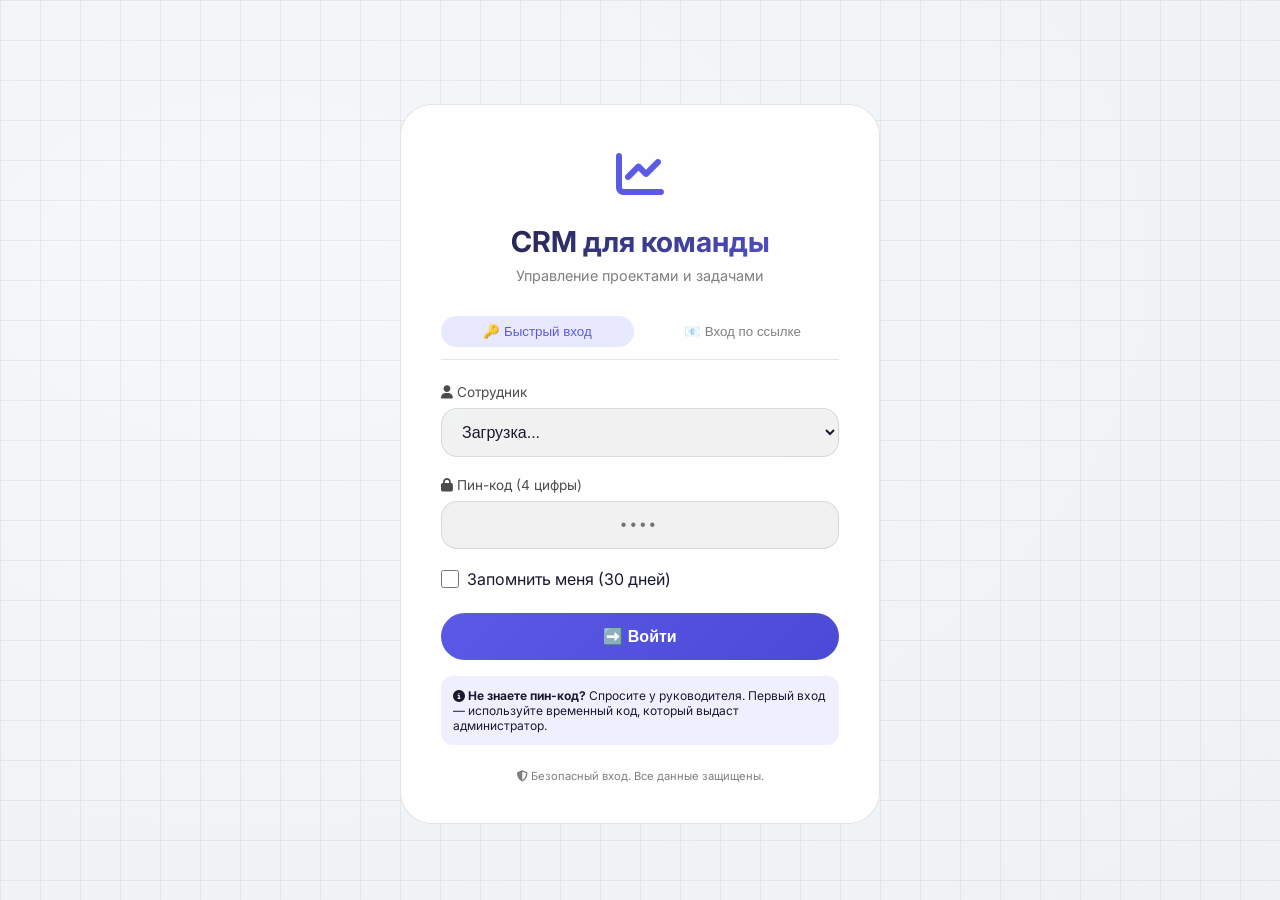
<file: crm-for-team-main/calendar.html>
<!DOCTYPE html>
<html lang="ru">
<head>
    <meta charset="UTF-8">
    <meta name="viewport" content="width=device-width, initial-scale=1.0, user-scalable=yes">
    
    <!-- 
    ============================================
    ФАЙЛ: calendar.html
    РОЛЬ: Календарь задач с возможностью drag-and-drop
    СВЯЗИ:
      - CSS: base.css, theme.css, components.css, calendar.css, modal.css, responsive.css
      - JS: core.js, auth.js, theme.js, layout.js, calendar.js
      - Данные: data/tasks.csv, data/users.csv
    МЕХАНИКА:
      1. Боковая панель с навигацией (можно сворачивать)
      2. Навигация генерируется централизованно из layout.js
      3. Кликабельный профиль в правом верхнем углу
      4. Отображение задач на календаре
      5. Drag-and-drop для изменения дедлайнов
      6. Навигация по месяцам
      7. Кнопка "Сегодня" для быстрого перехода
    ============================================
    -->
    
    <script>
        (function() {
            try {
                const savedTheme = localStorage.getItem('crm_theme');
                if (savedTheme === 'light') {
                    if (document.documentElement) document.documentElement.classList.add('theme-light');
                    if (document.body) document.body.classList.add('theme-light');
                } else if (savedTheme === 'dark') {
                    if (document.documentElement) document.documentElement.classList.add('theme-dark');
                    if (document.body) document.body.classList.add('theme-dark');
                }
            } catch(e) {
                console.warn('Theme initialization error:', e);
            }
        })();
    </script>
    
    <title>Календарь задач - CRM для команды</title>
    
    <link href="https://fonts.googleapis.com/css2?family=Inter:opsz,wght@14..32,300;14..32,400;14..32,500;14..32,600;14..32,700&display=swap" rel="stylesheet">
    <link rel="stylesheet" href="https://cdnjs.cloudflare.com/ajax/libs/font-awesome/6.5.1/css/all.min.css">
    
    <!-- CSS модули -->
    <link rel="stylesheet" href="css/base.css">
    <link rel="stylesheet" href="css/theme.css">
    <link rel="stylesheet" href="css/components.css">
    <link rel="stylesheet" href="css/dashboard.css">
    <link rel="stylesheet" href="css/kanban.css">
    <link rel="stylesheet" href="css/manager.css">
    <link rel="stylesheet" href="css/calendar.css">
    <link rel="stylesheet" href="css/modal.css">
    <link rel="stylesheet" href="css/responsive.css">
    
    <style>
        .calendar-container {
            background: var(--card-bg);
            backdrop-filter: blur(12px);
            border-radius: 28px;
            border: 1px solid var(--card-border);
            padding: 24px;
            overflow-x: auto;
        }
        
        .calendar-header {
            display: flex;
            justify-content: space-between;
            align-items: center;
            margin-bottom: 24px;
            flex-wrap: wrap;
            gap: 16px;
        }
        
        .current-month {
            font-size: 1.3rem;
            font-weight: 600;
        }
        
        .calendar-nav {
            display: flex;
            gap: 12px;
        }
        
        .calendar-nav button {
            background: rgba(108, 108, 255, 0.15);
            border: 1px solid var(--card-border);
            padding: 8px 16px;
            border-radius: 40px;
            color: var(--text-primary);
            cursor: pointer;
            transition: all 0.2s;
        }
        
        .calendar-nav button:hover {
            background: rgba(108, 108, 255, 0.3);
        }
        
        .calendar-weekdays {
            display: grid;
            grid-template-columns: repeat(7, 1fr);
            text-align: center;
            margin-bottom: 12px;
            padding: 12px 0;
            background: var(--input-bg);
            border-radius: 16px;
            font-weight: 500;
            font-size: 0.85rem;
        }
        
        .calendar-days {
            display: grid;
            grid-template-columns: repeat(7, 1fr);
            gap: 4px;
        }
        
        .calendar-day {
            min-height: 100px;
            background: var(--input-bg);
            border-radius: 16px;
            padding: 8px;
            transition: all 0.2s;
            cursor: pointer;
        }
        
        .calendar-day:hover {
            background: rgba(108, 108, 255, 0.15);
            transform: scale(0.98);
        }
        
        .calendar-day.other-month {
            opacity: 0.5;
        }
        
        .calendar-day.today {
            border: 2px solid var(--accent);
        }
        
        .day-number {
            font-weight: 600;
            font-size: 0.9rem;
            margin-bottom: 8px;
        }
        
        .day-tasks {
            display: flex;
            flex-direction: column;
            gap: 4px;
        }
        
        .calendar-task {
            font-size: 0.7rem;
            padding: 2px 6px;
            border-radius: 12px;
            background: rgba(108, 108, 255, 0.2);
            white-space: nowrap;
            overflow: hidden;
            text-overflow: ellipsis;
            cursor: grab;
        }
        
        .calendar-task:active {
            cursor: grabbing;
        }
        
        .calendar-task.overdue {
            background: rgba(255, 107, 107, 0.2);
            color: #ff6b6b;
        }
        
        .calendar-task.done {
            text-decoration: line-through;
            opacity: 0.6;
        }
        
        .info-panel-calendar {
            margin-top: 24px;
            background: var(--card-bg);
            border-radius: 20px;
            padding: 16px 20px;
            border: 1px solid var(--card-border);
            font-size: 0.85rem;
        }
        
        @media (max-width: 768px) {
            .calendar-day {
                min-height: 70px;
            }
            
            .calendar-task {
                font-size: 0.6rem;
            }
        }
    </style>
</head>
<body>
    <div class="app-layout">
        <!-- Боковая панель навигации -->
        <aside class="sidebar" id="sidebar">
            <div class="sidebar-logo">
                <i class="fas fa-chart-line"></i>
                <span>CRM Team</span>
            </div>
            
            <!-- Навигация генерируется централизованно из layout.js -->
            <nav class="sidebar-nav" id="sidebar-nav">
                <!-- контейнер для динамической генерации навигации -->
            </nav>
            
            <div class="sidebar-footer">
                <button class="collapse-btn" onclick="window.sidebar?.toggleSidebar()">
                    <i class="fas fa-chevron-left"></i>
                    <span>Свернуть</span>
                </button>
                <!-- Кнопка выхода добавляется автоматически из layout.js -->
            </div>
        </aside>
        
        <!-- Основной контент -->
        <main class="main-content">
            <div class="top-bar">
                <div class="user-profile" onclick="window.sidebar?.goToProfile()">
                    <div class="user-info">
                        <div class="user-name" id="userName">Загрузка...</div>
                        <div class="user-role" id="userRole">—</div>
                    </div>
                    <div class="user-avatar" id="userAvatar">
                        <i class="fas fa-user"></i>
                    </div>
                </div>
            </div>
            
            <div class="calendar-container">
                <div class="calendar-header">
                    <div class="current-month">
                        <i class="fas fa-calendar-week"></i> <span id="currentMonth">Март 2026</span>
                    </div>
                    <div class="calendar-nav">
                        <button id="prevMonth"><i class="fas fa-chevron-left"></i></button>
                        <button id="todayBtn"><i class="fas fa-calendar-day"></i> Сегодня</button>
                        <button id="nextMonth"><i class="fas fa-chevron-right"></i></button>
                    </div>
                </div>
                <div class="calendar-weekdays">
                    <span>Пн</span><span>Вт</span><span>Ср</span><span>Чт</span><span>Пт</span><span>Сб</span><span>Вс</span>
                </div>
                <div id="calendarDays" class="calendar-days"></div>
            </div>
            
            <div class="info-panel-calendar">
                <i class="fas fa-info-circle"></i> 
                <strong>Drag & Drop:</strong> Перетащите задачу из календаря на другую дату для изменения дедлайна. 
                Нажмите <i class="fas fa-trash-alt"></i> рядом с задачей, чтобы удалить дедлайн.
            </div>
        </main>
    </div>
    
    <script src="core.js"></script>
    <script src="auth.js"></script>
    <script src="theme.js"></script>
    <script src="layout.js"></script>
    <script src="calendar.js"></script>
    
    <script>
        // Обновление информации о пользователе
        function updateUserProfile() {
            var user = auth.getCurrentUser();
            if (!user) return;
            
            var userNameSpan = document.getElementById('userName');
            var userRoleSpan = document.getElementById('userRole');
            var userAvatar = document.getElementById('userAvatar');
            
            if (userNameSpan) {
                userNameSpan.textContent = user.name;
            }
            
            if (userRoleSpan) {
                var roleLabel = '';
                if (user.role === 'admin') roleLabel = 'Администратор';
                else if (user.role === 'manager') roleLabel = 'Менеджер';
                else if (user.role === 'agent') roleLabel = 'Агент';
                else roleLabel = 'Наблюдатель';
                userRoleSpan.textContent = roleLabel;
            }
            
            if (userAvatar) {
                var initials = user.name.split(' ').map(function(n) { return n[0]; }).join('').toUpperCase();
                userAvatar.innerHTML = initials || '<i class="fas fa-user"></i>';
            }
        }
        
        setTimeout(updateUserProfile, 500);
        
        if (window.sidebar) {
            window.sidebar.initSidebar();
        }
    </script>
</body>
</html>
</file>
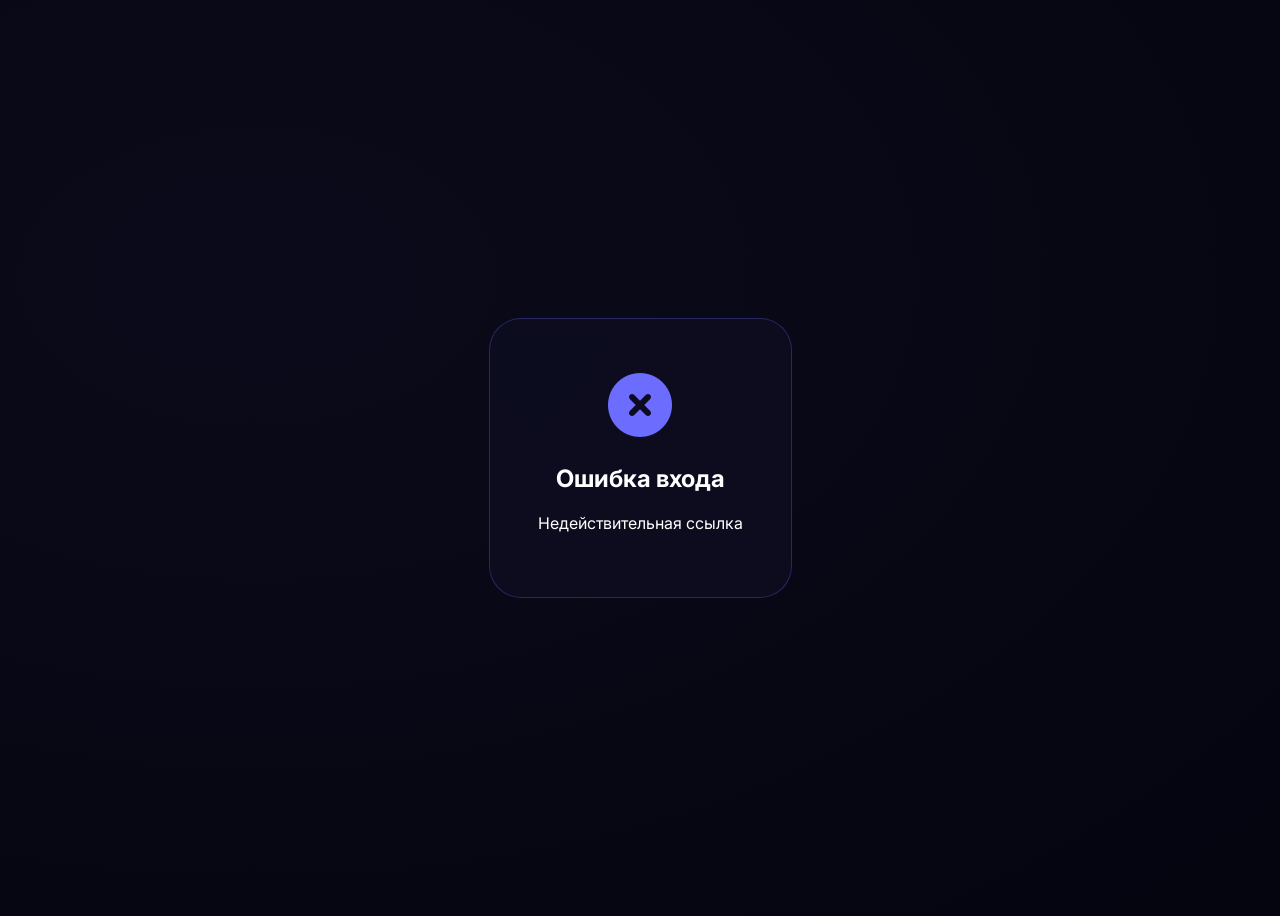
<file: crm-for-team-main/callback.html>
<!DOCTYPE html>
<html lang="ru">
<head>
    <meta charset="UTF-8">
    <meta name="viewport" content="width=device-width, initial-scale=1.0">
    <title>Вход в CRM</title>
    <link href="https://fonts.googleapis.com/css2?family=Inter:opsz,wght@14..32,300;14..32,400;14..32,500;14..32,600;14..32,700&display=swap" rel="stylesheet">
    <link rel="stylesheet" href="https://cdnjs.cloudflare.com/ajax/libs/font-awesome/6.5.1/css/all.min.css">
    <style>
        body {
            font-family: 'Inter', sans-serif;
            background: radial-gradient(ellipse at 20% 30%, #0a0a1a, #050510);
            min-height: 100vh;
            display: flex;
            align-items: center;
            justify-content: center;
            color: white;
        }
        .container {
            text-align: center;
            background: rgba(15, 15, 35, 0.7);
            backdrop-filter: blur(12px);
            border-radius: 32px;
            padding: 48px;
            border: 1px solid rgba(108, 108, 255, 0.3);
        }
        .icon {
            font-size: 4rem;
            margin-bottom: 20px;
            color: #6c6cff;
        }
        .spinner {
            animation: spin 1s linear infinite;
        }
        @keyframes spin {
            from { transform: rotate(0deg); }
            to { transform: rotate(360deg); }
        }
        .error {
            color: #ff6b6b;
        }
    </style>
</head>
<body>
    <div class="container">
        <div class="icon" id="icon">
            <i class="fas fa-spinner fa-pulse"></i>
        </div>
        <h2 id="title">Выполняется вход...</h2>
        <p id="message">Пожалуйста, подождите</p>
    </div>
    
    <script src="core.js"></script>
    <script src="auth.js"></script>
    <script>
        async function handleCallback() {
            const urlParams = new URLSearchParams(window.location.search);
            const token = urlParams.get('token');
            
            if (!token) {
                document.getElementById('icon').innerHTML = '<i class="fas fa-times-circle"></i>';
                document.getElementById('title').innerHTML = 'Ошибка входа';
                document.getElementById('message').innerHTML = 'Недействительная ссылка';
                setTimeout(() => { window.location.href = 'auth.html'; }, 3000);
                return;
            }
            
            try {
                const user = await window.auth.verifyMagicToken(token);
                
                if (user) {
                    window.auth.saveSession(user, 7);
                    document.getElementById('icon').innerHTML = '<i class="fas fa-check-circle"></i>';
                    document.getElementById('title').innerHTML = 'Вход выполнен!';
                    document.getElementById('message').innerHTML = 'Перенаправление...';
                    setTimeout(() => { window.location.href = 'index.html'; }, 1500);
                } else {
                    throw new Error('Недействительный токен');
                }
            } catch (error) {
                document.getElementById('icon').innerHTML = '<i class="fas fa-times-circle error"></i>';
                document.getElementById('title').innerHTML = 'Ошибка входа';
                document.getElementById('message').innerHTML = 'Ссылка недействительна или истекла';
                setTimeout(() => { window.location.href = 'auth.html'; }, 3000);
            }
        }
        
        handleCallback();
    </script>
</body>
</html>
</file>
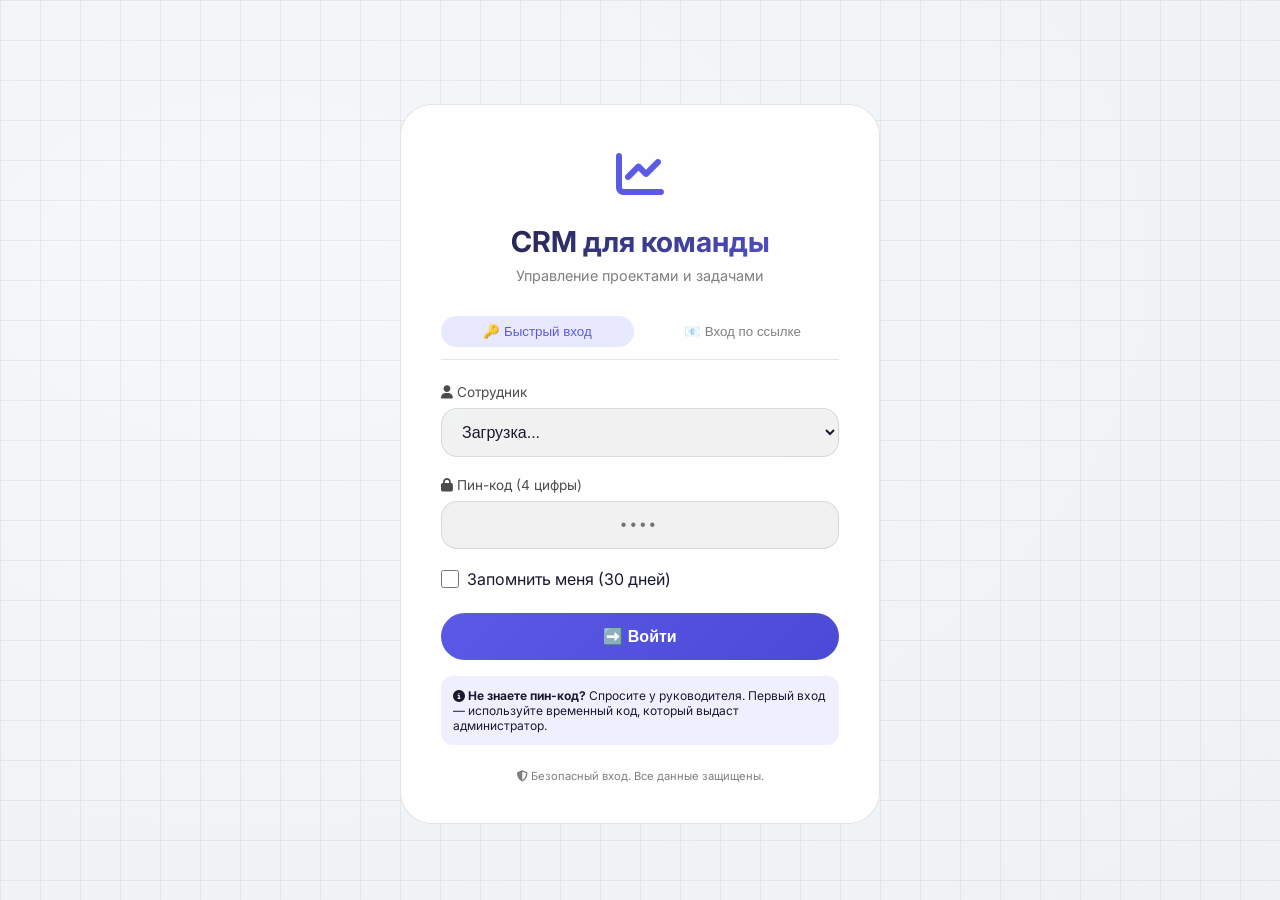
<file: crm-for-team-main/complexes.html>
<!DOCTYPE html>
<html lang="ru">
<head>
    <meta charset="UTF-8">
    <meta name="viewport" content="width=device-width, initial-scale=1.0, user-scalable=yes">
    
    <!-- 
    ============================================
    ФАЙЛ: complexes.html
    РОЛЬ: Страница управления объектами недвижимости (ЖК)
    СВЯЗИ:
      - CSS: base.css, theme.css, components.css, dashboard.css, modal.css, responsive.css
      - JS: core.js, auth.js, theme.js, layout.js, complexes.js
      - Данные: data/complexes.csv, data/tasks.csv, data/users.csv
    МЕХАНИКА:
      1. Боковая панель с навигацией (можно сворачивать)
      2. Навигация генерируется централизованно из layout.js
      3. Кликабельный профиль в правом верхнем углу
      4. Отображение карточек объектов с фильтрацией и сортировкой
      5. Модальные окна для создания/редактирования объектов
      6. Прогресс-бар выполнения задач по объекту
      7. Поддержка приватных/публичных объектов
    ============================================
    -->
    
    <script>
        (function() {
            try {
                const savedTheme = localStorage.getItem('crm_theme');
                if (savedTheme === 'light') {
                    if (document.documentElement) document.documentElement.classList.add('theme-light');
                    if (document.body) document.body.classList.add('theme-light');
                } else if (savedTheme === 'dark') {
                    if (document.documentElement) document.documentElement.classList.add('theme-dark');
                    if (document.body) document.body.classList.add('theme-dark');
                }
            } catch(e) {
                console.warn('Theme initialization error:', e);
            }
        })();
    </script>
    
    <title>Объекты недвижимости - CRM для команды</title>
    
    <link href="https://fonts.googleapis.com/css2?family=Inter:opsz,wght@14..32,300;14..32,400;14..32,500;14..32,600;14..32,700&display=swap" rel="stylesheet">
    <link rel="stylesheet" href="https://cdnjs.cloudflare.com/ajax/libs/font-awesome/6.5.1/css/all.min.css">
    
    <!-- CSS модули -->
    <link rel="stylesheet" href="css/base.css">
    <link rel="stylesheet" href="css/theme.css">
    <link rel="stylesheet" href="css/components.css">
    <link rel="stylesheet" href="css/dashboard.css">
    <link rel="stylesheet" href="css/kanban.css">
    <link rel="stylesheet" href="css/manager.css">
    <link rel="stylesheet" href="css/calendar.css">
    <link rel="stylesheet" href="css/modal.css">
    <link rel="stylesheet" href="css/responsive.css">
    
    <style>
        .complexes-header {
            display: flex;
            justify-content: space-between;
            align-items: center;
            margin-bottom: 24px;
            flex-wrap: wrap;
            gap: 16px;
        }
        
        .complexes-filters {
            display: flex;
            gap: 12px;
            flex-wrap: wrap;
            align-items: center;
        }
        
        .complexes-filters input,
        .complexes-filters select {
            padding: 8px 16px;
            background: var(--input-bg);
            border: 1px solid var(--card-border);
            border-radius: 40px;
            color: var(--text-primary);
        }
        
        .sort-buttons {
            display: flex;
            gap: 8px;
        }
        
        .sort-btn {
            background: rgba(108, 108, 255, 0.15);
            border: 1px solid var(--card-border);
            padding: 8px 16px;
            border-radius: 40px;
            cursor: pointer;
            color: var(--text-primary);
            transition: all 0.2s;
            font-size: 0.8rem;
        }
        
        .sort-btn.active {
            background: var(--accent);
            border-color: var(--accent);
        }
        
        .sort-btn:hover {
            background: rgba(108, 108, 255, 0.3);
        }
        
        .my-objects-toggle {
            background: rgba(108, 108, 255, 0.15);
            border: 1px solid var(--card-border);
            padding: 8px 16px;
            border-radius: 40px;
            cursor: pointer;
            color: var(--text-primary);
            transition: all 0.2s;
            font-size: 0.8rem;
        }
        
        .my-objects-toggle.active {
            background: var(--accent);
            border-color: var(--accent);
        }
        
        .complexes-grid {
            display: grid;
            grid-template-columns: repeat(auto-fill, minmax(420px, 1fr));
            gap: 24px;
            margin-top: 24px;
        }
        
        .complex-card {
            background: var(--card-bg);
            backdrop-filter: blur(12px);
            border-radius: 24px;
            border: 1px solid var(--card-border);
            overflow: hidden;
            transition: all 0.3s ease;
            cursor: pointer;
        }
        
        .complex-card:hover {
            transform: translateY(-4px);
            border-color: var(--accent);
            box-shadow: 0 12px 32px rgba(0, 0, 0, 0.2);
        }
        
        .complex-card-header {
            display: flex;
            gap: 16px;
            padding: 20px;
            border-bottom: 1px solid var(--card-border);
        }
        
        .complex-card-image {
            width: 80px;
            height: 80px;
            border-radius: 16px;
            background: linear-gradient(135deg, var(--accent), var(--accent-hover));
            display: flex;
            align-items: center;
            justify-content: center;
            font-size: 2rem;
            flex-shrink: 0;
        }
        
        .complex-card-image img {
            width: 100%;
            height: 100%;
            object-fit: cover;
            border-radius: 16px;
        }
        
        .complex-card-info {
            flex: 1;
        }
        
        .complex-card-info h3 {
            font-size: 1.1rem;
            margin-bottom: 4px;
        }
        
        .complex-address {
            font-size: 0.75rem;
            opacity: 0.7;
            margin-bottom: 8px;
            display: flex;
            align-items: center;
            gap: 6px;
        }
        
        .complex-status {
            display: inline-block;
            padding: 2px 8px;
            border-radius: 20px;
            font-size: 0.65rem;
            font-weight: 600;
        }
        
        .status-active { background: rgba(76, 175, 80, 0.2); color: #4caf50; }
        .status-in_progress { background: rgba(255, 193, 68, 0.2); color: #ffc107; }
        .status-archived { background: rgba(158, 158, 158, 0.2); color: #9e9e9e; }
        
        .private-badge {
            display: inline-block;
            background: rgba(255, 107, 107, 0.2);
            color: #ff6b6b;
            font-size: 0.6rem;
            padding: 2px 6px;
            border-radius: 12px;
            margin-left: 8px;
        }
        
        .public-badge {
            display: inline-block;
            background: rgba(76, 175, 80, 0.2);
            color: #4caf50;
            font-size: 0.6rem;
            padding: 2px 6px;
            border-radius: 12px;
            margin-left: 8px;
        }
        
        .complex-card-body {
            padding: 16px 20px;
        }
        
        .complex-stats {
            display: flex;
            gap: 16px;
            margin-bottom: 12px;
            flex-wrap: wrap;
        }
        
        .complex-stat {
            display: flex;
            align-items: center;
            gap: 6px;
            font-size: 0.75rem;
            background: var(--input-bg);
            padding: 4px 10px;
            border-radius: 20px;
        }
        
        .complex-stat i {
            color: var(--accent);
            font-size: 0.7rem;
        }
        
        .complex-progress {
            margin-top: 12px;
        }
        
        .progress-bar-small {
            height: 4px;
            background: var(--input-bg);
            border-radius: 4px;
            overflow: hidden;
            margin-top: 4px;
        }
        
        .progress-fill-small {
            height: 100%;
            background: linear-gradient(90deg, var(--accent), var(--accent-hover));
            border-radius: 4px;
            transition: width 0.3s;
        }
        
        .complex-card-footer {
            padding: 12px 20px 20px;
            display: flex;
            gap: 8px;
            flex-wrap: wrap;
            border-top: 1px solid var(--card-border);
        }
        
        .complex-btn {
            flex: 1;
            padding: 8px 12px;
            background: rgba(108, 108, 255, 0.15);
            border: none;
            border-radius: 40px;
            color: var(--text-primary);
            cursor: pointer;
            transition: all 0.2s;
            font-size: 0.75rem;
            display: inline-flex;
            align-items: center;
            justify-content: center;
            gap: 6px;
        }
        
        .complex-btn:hover {
            background: rgba(108, 108, 255, 0.3);
            transform: translateY(-2px);
        }
        
        .complex-btn-danger {
            background: rgba(255, 107, 107, 0.15);
        }
        
        .complex-btn-danger:hover {
            background: rgba(255, 107, 107, 0.3);
        }
        
        .complex-modal-content {
            max-width: 700px;
        }
        
        .complex-detail-row {
            display: flex;
            margin-bottom: 16px;
            padding-bottom: 12px;
            border-bottom: 1px solid var(--card-border);
        }
        
        .complex-detail-label {
            width: 120px;
            font-weight: 600;
            color: var(--accent);
        }
        
        .complex-detail-value {
            flex: 1;
        }
        
        .tasks-list {
            margin-top: 16px;
        }
        
        .task-item {
            display: flex;
            justify-content: space-between;
            align-items: center;
            padding: 8px 0;
            border-bottom: 1px solid var(--card-border);
        }
        
        .add-complex-btn {
            background: linear-gradient(135deg, var(--accent), var(--accent-hover));
            border: none;
            padding: 10px 24px;
            border-radius: 40px;
            color: white;
            cursor: pointer;
        }
        
        .empty-state {
            text-align: center;
            padding: 60px;
            color: var(--text-muted);
        }
        
        .loading-state {
            text-align: center;
            padding: 60px;
            color: var(--text-muted);
        }
        
        .loading-state i {
            font-size: 2rem;
            margin-bottom: 16px;
            animation: spin 1s linear infinite;
        }
        
        @keyframes spin {
            from { transform: rotate(0deg); }
            to { transform: rotate(360deg); }
        }
        
        @media (max-width: 768px) {
            .complexes-grid {
                grid-template-columns: 1fr;
            }
            
            .complex-card-header {
                flex-direction: column;
                align-items: center;
                text-align: center;
            }
            
            .complex-card-image {
                width: 100px;
                height: 100px;
            }
        }
        
        .quick-add-panel {
            background: var(--card-bg);
            border-radius: 24px;
            padding: 20px;
            margin-bottom: 24px;
            border: 1px solid var(--card-border);
            display: none;
        }
        
        .quick-add-panel.active {
            display: block;
        }
        
        .quick-add-form {
            display: grid;
            grid-template-columns: repeat(auto-fit, minmax(200px, 1fr));
            gap: 12px;
            margin-top: 16px;
        }
        
        .quick-add-form input,
        .quick-add-form select {
            padding: 10px 14px;
            background: var(--input-bg);
            border: 1px solid var(--card-border);
            border-radius: 12px;
            color: var(--text-primary);
        }
        
        .photo-gallery {
            display: flex;
            gap: 12px;
            flex-wrap: wrap;
            margin-top: 12px;
        }
        
        .photo-item {
            width: 80px;
            height: 80px;
            background: var(--input-bg);
            border-radius: 12px;
            display: flex;
            align-items: center;
            justify-content: center;
            cursor: pointer;
            overflow: hidden;
            position: relative;
        }
        
        .photo-item img {
            width: 100%;
            height: 100%;
            object-fit: cover;
        }
        
        .photo-item i {
            font-size: 1.5rem;
            color: var(--text-muted);
        }
        
        .photo-remove {
            position: absolute;
            top: 4px;
            right: 4px;
            background: rgba(0,0,0,0.6);
            border-radius: 50%;
            width: 20px;
            height: 20px;
            display: flex;
            align-items: center;
            justify-content: center;
            font-size: 0.7rem;
            cursor: pointer;
            opacity: 0;
            transition: opacity 0.2s;
        }
        
        .photo-item:hover .photo-remove {
            opacity: 1;
        }
        
        .top-bar-actions {
            display: flex;
            align-items: center;
            gap: 16px;
        }
        
        .add-complex-btn-header {
            background: linear-gradient(135deg, var(--accent), var(--accent-hover));
            border: none;
            padding: 10px 20px;
            border-radius: 40px;
            color: white;
            cursor: pointer;
            transition: all 0.2s;
            display: inline-flex;
            align-items: center;
            gap: 8px;
            font-weight: 500;
        }
        
        .add-complex-btn-header:hover {
            transform: translateY(-2px);
            box-shadow: 0 4px 12px rgba(108, 108, 255, 0.4);
        }
        
        .public-checkbox-wrapper {
            margin: 12px 0;
            display: flex;
            align-items: center;
            gap: 8px;
        }
        
        .public-checkbox-wrapper label {
            cursor: pointer;
            display: flex;
            align-items: center;
            gap: 8px;
        }
        
        .help-text {
            font-size: 0.7rem;
            color: var(--text-muted);
            margin-top: 4px;
        }
    </style>
</head>
<body>
    <div class="app-layout">
        <!-- Боковая панель навигации -->
        <aside class="sidebar" id="sidebar">
            <div class="sidebar-logo">
                <i class="fas fa-chart-line"></i>
                <span>CRM Team</span>
            </div>
            
            <!-- Навигация генерируется централизованно из layout.js -->
            <nav class="sidebar-nav" id="sidebar-nav">
                <!-- контейнер для динамической генерации навигации -->
            </nav>
            
            <div class="sidebar-footer">
                <button class="collapse-btn" onclick="window.sidebar?.toggleSidebar()">
                    <i class="fas fa-chevron-left"></i>
                    <span>Свернуть</span>
                </button>
                <!-- Кнопка выхода добавляется автоматически из layout.js -->
            </div>
        </aside>
        
        <!-- Основной контент -->
        <main class="main-content">
            <div class="top-bar">
                <div class="top-bar-actions">
                    <button id="addComplexBtn" class="add-complex-btn-header">
                        <i class="fas fa-plus"></i> Новый объект
                    </button>
                </div>
                <div class="user-profile" onclick="window.sidebar?.goToProfile()">
                    <div class="user-info">
                        <div class="user-name" id="userName">Загрузка...</div>
                        <div class="user-role" id="userRole">—</div>
                    </div>
                    <div class="user-avatar" id="userAvatar">
                        <i class="fas fa-user"></i>
                    </div>
                </div>
            </div>
            
            <!-- Панель быстрого ввода -->
            <div id="quickAddPanel" class="quick-add-panel">
                <h4><i class="fas fa-bolt"></i> Быстрое добавление объекта</h4>
                <div class="quick-add-form">
                    <input type="text" id="quickTitle" placeholder="Название ЖК">
                    <input type="text" id="quickAddress" placeholder="Адрес">
                    <select id="quickAssignee">
                        <option value="">Ответственный агент</option>
                    </select>
                    <input type="text" id="quickPriceFrom" placeholder="Цена от" style="width: auto;">
                    <input type="text" id="quickPriceTo" placeholder="Цена до" style="width: auto;">
                    <button id="quickSaveBtn" class="add-complex-btn">Сохранить</button>
                </div>
            </div>
            
            <div class="complexes-header">
                <div class="complexes-filters">
                    <input type="text" id="searchInput" placeholder="Поиск по названию или адресу">
                    <select id="statusFilter">
                        <option value="all">Все статусы</option>
                        <option value="active">Активен</option>
                        <option value="in_progress">В работе</option>
                        <option value="archived">Архив</option>
                    </select>
                    <select id="agentFilter">
                        <option value="all">Все агенты</option>
                    </select>
                    <button id="myObjectsToggle" class="my-objects-toggle" title="Показать только мои объекты">
                        <i class="fas fa-user"></i> Мои объекты
                    </button>
                </div>
                <div class="sort-buttons">
                    <button class="sort-btn" data-sort="name"><i class="fas fa-sort-alpha-down"></i> По названию</button>
                    <button class="sort-btn" data-sort="price"><i class="fas fa-sort-amount-down"></i> По цене</button>
                    <button class="sort-btn" data-sort="date"><i class="fas fa-calendar"></i> По дате</button>
                    <button class="sort-btn" data-sort="tasks"><i class="fas fa-tasks"></i> По задачам</button>
                </div>
            </div>
            
            <div id="complexesGrid" class="complexes-grid">
                <div class="loading-state">
                    <i class="fas fa-spinner fa-pulse"></i>
                    <p>Загрузка объектов...</p>
                </div>
            </div>
        </main>
    </div>
    
    <!-- Модальное окно для объекта -->
    <div id="complexModal" class="modal">
        <div class="modal-content complex-modal-content">
            <h3 id="complexModalTitle"><i class="fas fa-building"></i> Карточка объекта</h3>
            <div id="complexModalBody"></div>
            <div class="modal-buttons">
                <button onclick="closeComplexModal()"><i class="fas fa-times"></i> Закрыть</button>
                <button id="editComplexBtn" class="primary" style="display: none;"><i class="fas fa-edit"></i> Редактировать</button>
            </div>
        </div>
    </div>
    
    <!-- Модальное окно для редактирования/создания -->
    <div id="complexFormModal" class="modal">
        <div class="modal-content">
            <h3 id="complexFormTitle"><i class="fas fa-edit"></i> Объект</h3>
            <input type="hidden" id="complexId">
            <input type="text" id="complexTitle" placeholder="Название ЖК" required>
            <input type="text" id="complexAddress" placeholder="Адрес" required>
            <input type="text" id="complexDeveloper" placeholder="Застройщик">
            <div style="display: flex; gap: 12px;">
                <input type="number" id="complexPriceFrom" placeholder="Цена от" style="flex: 1">
                <input type="number" id="complexPriceTo" placeholder="Цена до" style="flex: 1">
            </div>
            <select id="complexStatus">
                <option value="active">Активен</option>
                <option value="in_progress">В работе</option>
                <option value="archived">Архив</option>
            </select>
            <select id="complexAssignee">
                <option value="">Ответственный агент</option>
            </select>
            <input type="text" id="complexCoordinates" placeholder="Координаты (lat,lng) - опционально">
            <textarea id="complexDescription" placeholder="Описание объекта" rows="4"></textarea>
            
            <!-- Чекбокс публичности -->
            <div class="public-checkbox-wrapper">
                <label>
                    <input type="checkbox" id="complexPublic" checked>
                    <i class="fas fa-globe"></i> Публичный объект (виден всем)
                </label>
                <div class="help-text">
                    Приватные объекты видны только назначенному агенту и менеджерам
                </div>
            </div>
            
            <div class="modal-buttons">
                <button onclick="closeComplexFormModal()">Отмена</button>
                <button class="primary" onclick="saveComplex()">Сохранить</button>
            </div>
        </div>
    </div>
    
    <script src="core.js"></script>
    <script src="auth.js"></script>
    <script src="theme.js"></script>
    <script src="layout.js"></script>
    <script src="complexes.js"></script>
    
    <script>
        // Обновление информации о пользователе
        function updateUserProfile() {
            var user = auth.getCurrentUser();
            if (!user) return;
            
            var userNameSpan = document.getElementById('userName');
            var userRoleSpan = document.getElementById('userRole');
            var userAvatar = document.getElementById('userAvatar');
            
            if (userNameSpan) {
                userNameSpan.textContent = user.name;
            }
            
            if (userRoleSpan) {
                var roleLabel = '';
                if (user.role === 'admin') roleLabel = 'Администратор';
                else if (user.role === 'manager') roleLabel = 'Менеджер';
                else if (user.role === 'agent') roleLabel = 'Агент';
                else roleLabel = 'Наблюдатель';
                userRoleSpan.textContent = roleLabel;
            }
            
            if (userAvatar) {
                var initials = user.name.split(' ').map(function(n) { return n[0]; }).join('').toUpperCase();
                userAvatar.innerHTML = initials || '<i class="fas fa-user"></i>';
            }
        }
        
        // Инициализация
        setTimeout(updateUserProfile, 500);
        
        if (window.sidebar) {
            window.sidebar.initSidebar();
        }
    </script>
</body>
</html>
</file>
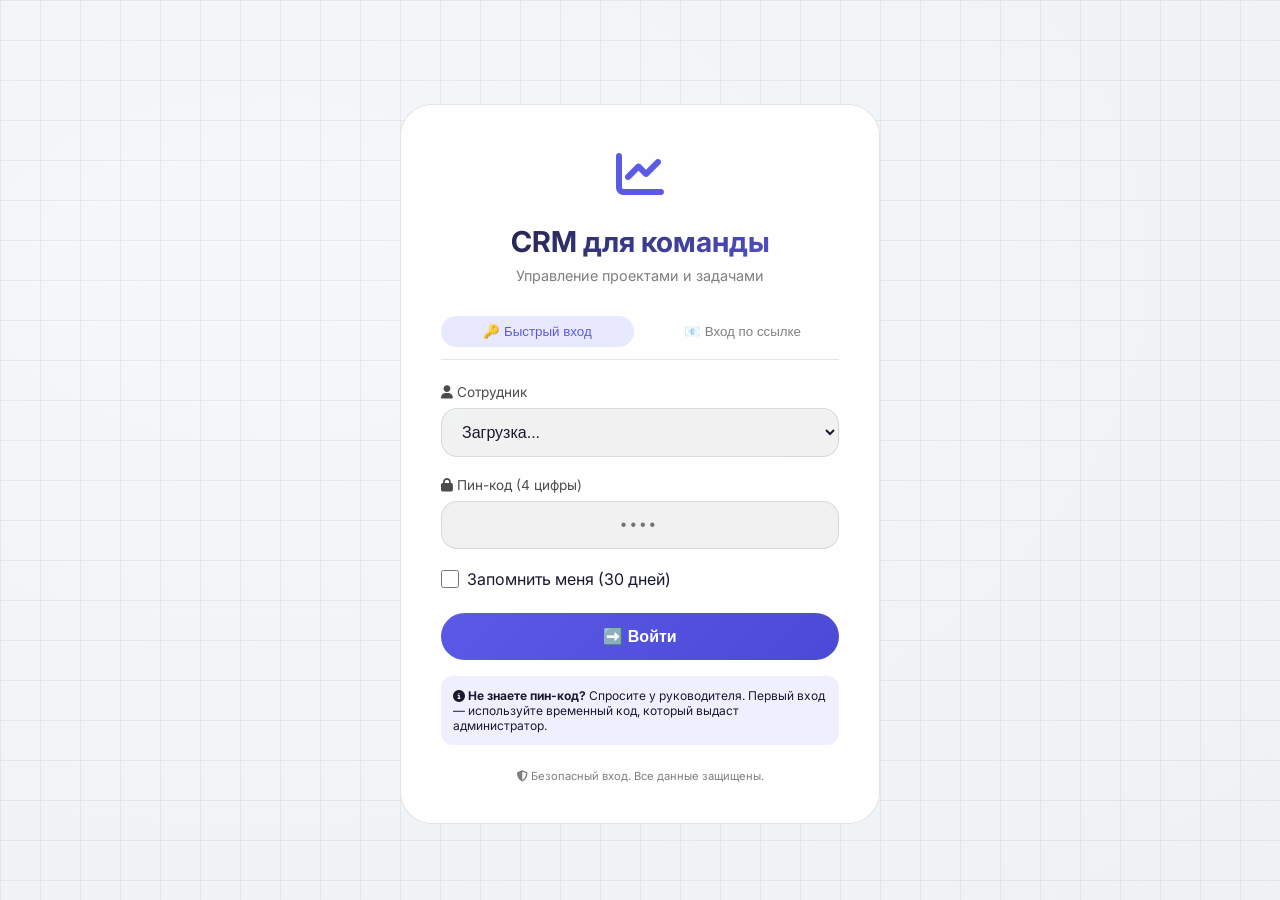
<file: crm-for-team-main/counterparties.html>
<!DOCTYPE html>
<html lang="ru">
<head>
    <meta charset="UTF-8">
    <meta name="viewport" content="width=device-width, initial-scale=1.0, user-scalable=yes">
    
    <!-- 
    ============================================
    ФАЙЛ: counterparties.html
    РОЛЬ: Управление контрагентами (продавцы, покупатели, застройщики, инвесторы)
    СВЯЗИ:
      - CSS: base.css, theme.css, components.css, modal.css, responsive.css
      - JS: core.js, auth.js, theme.js, layout.js, counterparties.js
      - Данные: data/counterparties.csv, data/deals.csv
    МЕХАНИКА:
      1. Боковая панель с навигацией (генерируется централизованно из layout.js)
      2. Кликабельный профиль в правом верхнем углу
      3. Список контрагентов с фильтрацией по типу и поиском
      4. Карточка контрагента с информацией и связанными сделками
      5. CRUD операции с контрагентами
      6. Фильтрация по роли (админ/менеджер видят всех, агент — только своих)
      7. Экспорт контактов
    ============================================
    -->
    
    <script>
        (function() {
            try {
                const savedTheme = localStorage.getItem('crm_theme');
                if (savedTheme === 'light') {
                    if (document.documentElement) document.documentElement.classList.add('theme-light');
                    if (document.body) document.body.classList.add('theme-light');
                } else if (savedTheme === 'dark') {
                    if (document.documentElement) document.documentElement.classList.add('theme-dark');
                    if (document.body) document.body.classList.add('theme-dark');
                }
            } catch(e) {
                console.warn('Theme initialization error:', e);
            }
        })();
    </script>
    
    <title>Контрагенты - CRM для команды</title>
    
    <link href="https://fonts.googleapis.com/css2?family=Inter:opsz,wght@14..32,300;14..32,400;14..32,500;14..32,600;14..32,700&display=swap" rel="stylesheet">
    <link rel="stylesheet" href="https://cdnjs.cloudflare.com/ajax/libs/font-awesome/6.5.1/css/all.min.css">
    <link rel="stylesheet" href="css/base.css">
    <link rel="stylesheet" href="css/theme.css">
    <link rel="stylesheet" href="css/components.css">
    <link rel="stylesheet" href="css/dashboard.css">
    <link rel="stylesheet" href="css/kanban.css">
    <link rel="stylesheet" href="css/manager.css">
    <link rel="stylesheet" href="css/calendar.css">
    <link rel="stylesheet" href="css/modal.css">
    <link rel="stylesheet" href="css/responsive.css">
    
    <style>
        /* Стили для страницы контрагентов */
        .counterparties-header {
            display: flex;
            justify-content: space-between;
            align-items: center;
            margin-bottom: 24px;
            flex-wrap: wrap;
            gap: 16px;
        }
        
        .counterparties-filters {
            display: flex;
            gap: 12px;
            flex-wrap: wrap;
            align-items: center;
        }
        
        .counterparties-filters input,
        .counterparties-filters select {
            padding: 8px 16px;
            background: var(--input-bg);
            border: 1px solid var(--card-border);
            border-radius: 40px;
            color: var(--text-primary);
        }
        
        .add-counterparty-btn {
            background: linear-gradient(135deg, var(--accent), var(--accent-hover));
            border: none;
            padding: 10px 24px;
            border-radius: 40px;
            color: white;
            cursor: pointer;
            transition: all 0.2s;
            display: inline-flex;
            align-items: center;
            gap: 8px;
            font-weight: 500;
        }
        
        .add-counterparty-btn:hover {
            transform: translateY(-2px);
            box-shadow: 0 4px 12px rgba(108, 108, 255, 0.4);
        }
        
        .export-btn-sm {
            background: rgba(108, 108, 255, 0.15);
            border: 1px solid var(--card-border);
            padding: 8px 16px;
            border-radius: 40px;
            color: var(--text-primary);
            cursor: pointer;
            transition: all 0.2s;
        }
        
        .export-btn-sm:hover {
            background: rgba(108, 108, 255, 0.3);
        }
        
        /* Сетка контрагентов */
        .counterparties-grid {
            display: grid;
            grid-template-columns: repeat(auto-fill, minmax(380px, 1fr));
            gap: 24px;
            margin-top: 24px;
        }
        
        .counterparty-card {
            background: var(--card-bg);
            backdrop-filter: blur(12px);
            border-radius: 24px;
            border: 1px solid var(--card-border);
            overflow: hidden;
            transition: all 0.3s ease;
            cursor: pointer;
        }
        
        .counterparty-card:hover {
            transform: translateY(-4px);
            border-color: var(--accent);
            box-shadow: 0 12px 32px rgba(0, 0, 0, 0.2);
        }
        
        .counterparty-card-header {
            display: flex;
            gap: 16px;
            padding: 20px;
            border-bottom: 1px solid var(--card-border);
        }
        
        .counterparty-avatar {
            width: 60px;
            height: 60px;
            border-radius: 50%;
            background: linear-gradient(135deg, var(--accent), var(--accent-hover));
            display: flex;
            align-items: center;
            justify-content: center;
            font-size: 1.5rem;
            color: white;
            flex-shrink: 0;
        }
        
        .counterparty-info {
            flex: 1;
        }
        
        .counterparty-info h3 {
            font-size: 1.1rem;
            margin-bottom: 4px;
            display: flex;
            align-items: center;
            gap: 8px;
            flex-wrap: wrap;
        }
        
        .counterparty-type {
            display: inline-block;
            padding: 2px 8px;
            border-radius: 20px;
            font-size: 0.6rem;
            font-weight: 600;
        }
        
        .type-seller { background: rgba(33, 150, 243, 0.2); color: #2196f3; }
        .type-buyer { background: rgba(76, 175, 80, 0.2); color: #4caf50; }
        .type-developer { background: rgba(156, 39, 176, 0.2); color: #9c27b0; }
        .type-investor { background: rgba(255, 152, 0, 0.2); color: #ff9800; }
        
        .counterparty-contacts {
            margin-top: 8px;
            font-size: 0.75rem;
            color: var(--text-muted);
            display: flex;
            flex-direction: column;
            gap: 4px;
        }
        
        .counterparty-contacts span {
            display: flex;
            align-items: center;
            gap: 6px;
        }
        
        .counterparty-card-body {
            padding: 16px 20px;
        }
        
        .counterparty-stats {
            display: flex;
            gap: 16px;
            margin-bottom: 12px;
            flex-wrap: wrap;
        }
        
        .counterparty-stat {
            display: flex;
            align-items: center;
            gap: 6px;
            font-size: 0.7rem;
            background: var(--input-bg);
            padding: 4px 10px;
            border-radius: 20px;
        }
        
        .counterparty-stat i {
            color: var(--accent);
        }
        
        .counterparty-notes {
            font-size: 0.7rem;
            color: var(--text-muted);
            margin-top: 8px;
            padding-top: 8px;
            border-top: 1px solid var(--card-border);
        }
        
        .counterparty-card-footer {
            padding: 12px 20px 20px;
            display: flex;
            gap: 8px;
            flex-wrap: wrap;
            border-top: 1px solid var(--card-border);
        }
        
        .counterparty-btn {
            flex: 1;
            padding: 8px 12px;
            background: rgba(108, 108, 255, 0.15);
            border: none;
            border-radius: 40px;
            color: var(--text-primary);
            cursor: pointer;
            transition: all 0.2s;
            font-size: 0.75rem;
            display: inline-flex;
            align-items: center;
            justify-content: center;
            gap: 6px;
        }
        
        .counterparty-btn:hover {
            background: rgba(108, 108, 255, 0.3);
            transform: translateY(-2px);
        }
        
        .empty-state {
            text-align: center;
            padding: 60px;
            color: var(--text-muted);
        }
        
        .loading-state {
            text-align: center;
            padding: 60px;
            color: var(--text-muted);
        }
        
        .loading-state i {
            font-size: 2rem;
            margin-bottom: 16px;
            animation: spin 1s linear infinite;
        }
        
        @keyframes spin {
            from { transform: rotate(0deg); }
            to { transform: rotate(360deg); }
        }
        
        /* Модальное окно контрагента */
        .counterparty-modal-content {
            max-width: 600px;
        }
        
        .form-row {
            display: flex;
            gap: 16px;
            margin-bottom: 16px;
        }
        
        .form-row .input-group {
            flex: 1;
            margin-bottom: 0;
        }
        
        .deals-list {
            margin-top: 16px;
            max-height: 200px;
            overflow-y: auto;
        }
        
        .deal-item {
            display: flex;
            justify-content: space-between;
            align-items: center;
            padding: 8px 0;
            border-bottom: 1px solid var(--card-border);
            font-size: 0.8rem;
        }
        
        .deal-status {
            font-size: 0.65rem;
            padding: 2px 6px;
            border-radius: 12px;
        }
        
        @media (max-width: 768px) {
            .counterparties-grid {
                grid-template-columns: 1fr;
            }
            
            .form-row {
                flex-direction: column;
                gap: 12px;
            }
            
            .counterparty-card-header {
                flex-direction: column;
                align-items: center;
                text-align: center;
            }
        }
        
        .top-bar-actions {
            display: flex;
            align-items: center;
            gap: 16px;
        }
    </style>
</head>
<body>
    <div class="app-layout">
        <!-- Боковая панель навигации -->
        <aside class="sidebar" id="sidebar">
            <div class="sidebar-logo">
                <i class="fas fa-chart-line"></i>
                <span>CRM Team</span>
            </div>
            
            <!-- Навигация генерируется централизованно из layout.js -->
            <nav class="sidebar-nav" id="sidebar-nav">
                <!-- контейнер для динамической генерации навигации -->
            </nav>
            
            <div class="sidebar-footer">
                <button class="collapse-btn" onclick="window.sidebar?.toggleSidebar()">
                    <i class="fas fa-chevron-left"></i>
                    <span>Свернуть</span>
                </button>
                <!-- Кнопка выхода добавляется автоматически из layout.js -->
            </div>
        </aside>
        
        <!-- Основной контент -->
        <main class="main-content">
            <div class="top-bar">
                <div class="top-bar-actions">
                    <button id="addCounterpartyBtn" class="add-counterparty-btn">
                        <i class="fas fa-plus"></i> Новый контрагент
                    </button>
                    <button id="exportBtn" class="export-btn-sm" onclick="exportCounterparties()">
                        <i class="fas fa-download"></i> Экспорт
                    </button>
                </div>
                <div class="user-profile" onclick="window.sidebar?.goToProfile()">
                    <div class="user-info">
                        <div class="user-name" id="userName">Загрузка...</div>
                        <div class="user-role" id="userRole">—</div>
                    </div>
                    <div class="user-avatar" id="userAvatar">
                        <i class="fas fa-user"></i>
                    </div>
                </div>
            </div>
            
            <div class="counterparties-header">
                <div class="counterparties-filters">
                    <input type="text" id="searchInput" placeholder="Поиск по имени, телефону, email">
                    <select id="typeFilter">
                        <option value="all">Все типы</option>
                        <option value="seller">Продавцы</option>
                        <option value="buyer">Покупатели</option>
                        <option value="developer">Застройщики</option>
                        <option value="investor">Инвесторы</option>
                    </select>
                    <select id="personTypeFilter">
                        <option value="all">Все</option>
                        <option value="individual">Физ. лица</option>
                        <option value="legal">Юр. лица</option>
                    </select>
                </div>
            </div>
            
            <div id="counterpartiesGrid" class="counterparties-grid">
                <div class="loading-state">
                    <i class="fas fa-spinner fa-pulse"></i>
                    <p>Загрузка контрагентов...</p>
                </div>
            </div>
        </main>
    </div>
    
    <!-- Модальное окно создания/редактирования контрагента -->
    <div id="counterpartyModal" class="modal">
        <div class="modal-content counterparty-modal-content">
            <h3 id="modalTitle"><i class="fas fa-user-plus"></i> Контрагент</h3>
            <input type="hidden" id="counterpartyId">
            
            <div class="form-row">
                <div class="input-group">
                    <label><i class="fas fa-tag"></i> Тип</label>
                    <select id="counterpartyType" required>
                        <option value="seller">Продавец/Собственник</option>
                        <option value="buyer">Покупатель</option>
                        <option value="developer">Застройщик</option>
                        <option value="investor">Инвестор</option>
                    </select>
                </div>
                <div class="input-group">
                    <label><i class="fas fa-building"></i> Тип лица</label>
                    <select id="counterpartyPersonType">
                        <option value="individual">Физическое лицо</option>
                        <option value="legal">Юридическое лицо</option>
                    </select>
                </div>
            </div>
            
            <div class="form-row">
                <div class="input-group">
                    <label><i class="fas fa-user"></i> Имя / Название</label>
                    <input type="text" id="counterpartyName" placeholder="Иванов Иван / ООО СтройИнвест" required>
                </div>
            </div>
            
            <div class="form-row">
                <div class="input-group">
                    <label><i class="fas fa-phone"></i> Телефон</label>
                    <input type="tel" id="counterpartyPhone" placeholder="+7 999 123-45-67">
                </div>
                <div class="input-group">
                    <label><i class="fas fa-envelope"></i> Email</label>
                    <input type="email" id="counterpartyEmail" placeholder="ivan@mail.ru">
                </div>
            </div>
            
            <div class="form-row">
                <div class="input-group">
                    <label><i class="fab fa-telegram"></i> Telegram</label>
                    <input type="text" id="counterpartyTelegram" placeholder="@ivan">
                </div>
                <div class="input-group">
                    <label><i class="fab fa-whatsapp"></i> WhatsApp</label>
                    <input type="text" id="counterpartyWhatsapp" placeholder="+7 999 123-45-67">
                </div>
            </div>
            
            <div class="input-group">
                <label><i class="fas fa-sticky-note"></i> Примечания</label>
                <textarea id="counterpartyNotes" rows="3" placeholder="Особенности, пожелания, история..."></textarea>
            </div>
            
            <!-- Связанные сделки (только при просмотре) -->
            <div id="relatedDealsSection" style="display: none;">
                <div class="profile-section-title" style="margin-top: 16px;">
                    <i class="fas fa-handshake"></i> Связанные сделки
                </div>
                <div id="relatedDealsList" class="deals-list"></div>
            </div>
            
            <div class="modal-buttons">
                <button onclick="closeCounterpartyFormModal()"><i class="fas fa-times"></i> Отмена</button>
                <button class="primary" onclick="saveCounterparty()"><i class="fas fa-save"></i> Сохранить</button>
            </div>
        </div>
    </div>
    
    <script src="core.js"></script>
    <script src="auth.js"></script>
    <script src="theme.js"></script>
    <script src="layout.js"></script>
    <script src="counterparties.js"></script>
    
    <script>
        // Обновление информации о пользователе
        function updateUserProfile() {
            var user = auth.getCurrentUser();
            if (!user) return;
            
            var userNameSpan = document.getElementById('userName');
            var userRoleSpan = document.getElementById('userRole');
            var userAvatar = document.getElementById('userAvatar');
            
            if (userNameSpan) userNameSpan.textContent = user.name;
            if (userRoleSpan) {
                var roleLabel = '';
                if (user.role === 'admin') roleLabel = 'Администратор';
                else if (user.role === 'manager') roleLabel = 'Менеджер';
                else if (user.role === 'agent') roleLabel = 'Агент';
                else roleLabel = 'Наблюдатель';
                userRoleSpan.textContent = roleLabel;
            }
            if (userAvatar) {
                var initials = user.name.split(' ').map(function(n) { return n[0]; }).join('').toUpperCase();
                userAvatar.innerHTML = initials || '<i class="fas fa-user"></i>';
            }
        }
        
        setTimeout(updateUserProfile, 500);
        
        if (window.sidebar) window.sidebar.initSidebar();
    </script>
</body>
</html>
</file>
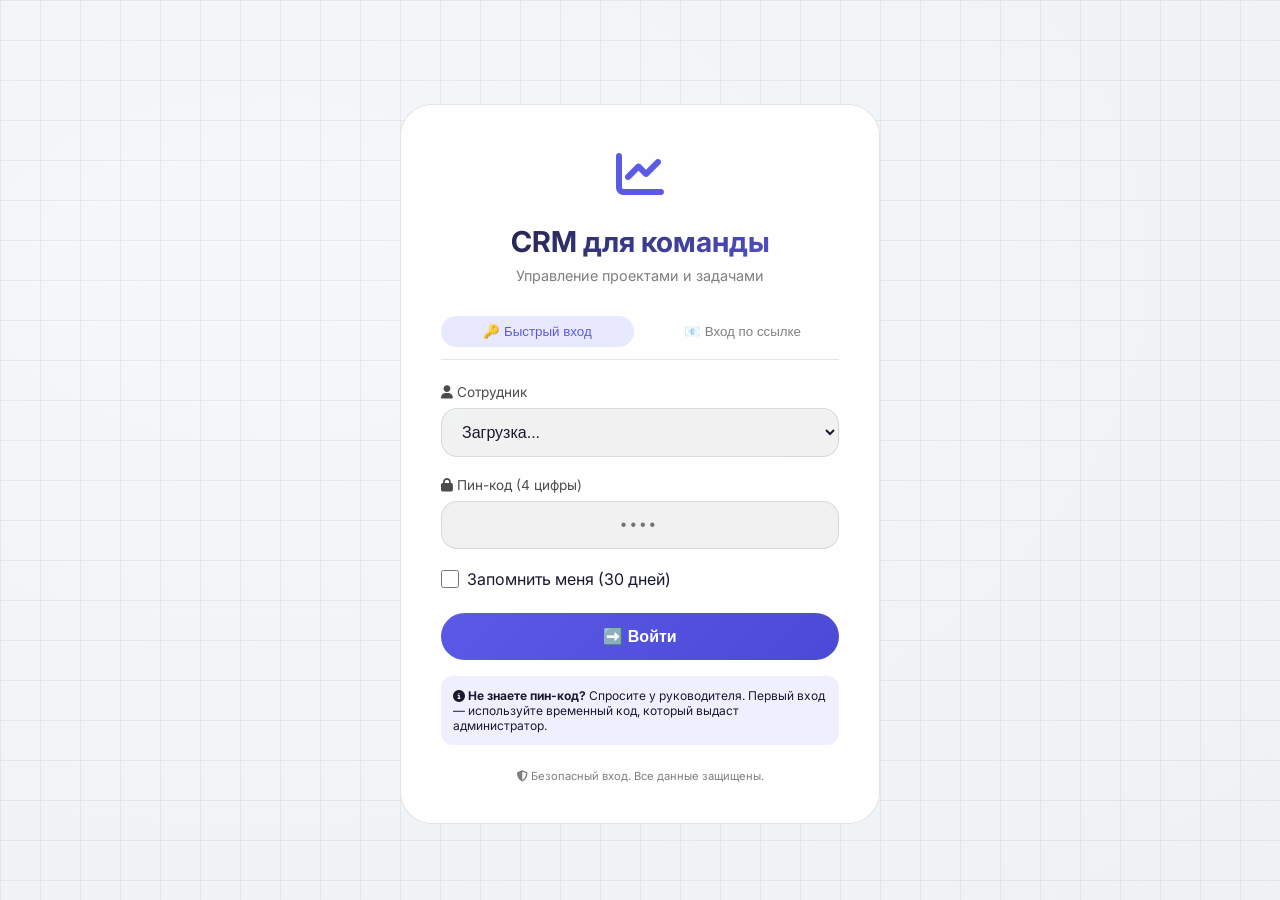
<file: crm-for-team-main/deals.html>
<!DOCTYPE html>
<html lang="ru">
<head>
    <meta charset="UTF-8">
    <meta name="viewport" content="width=device-width, initial-scale=1.0, user-scalable=yes">
    
    <!-- 
    ============================================
    ФАЙЛ: deals.html
    РОЛЬ: Управление заявками на покупку/продажу недвижимости
    СВЯЗИ:
      - CSS: base.css, theme.css, components.css, deals.css, modal.css, responsive.css
      - JS: core.js, auth.js, theme.js, layout.js, deals.js
      - Данные: data/deals.csv, data/counterparties.csv, data/complexes.csv, data/users.csv
    МЕХАНИКА:
      1. Боковая панель с навигацией (можно сворачивать)
      2. Навигация генерируется централизованно из layout.js
      3. Кликабельный профиль в правом верхнем углу
      4. Kanban-доска заявок по статусам (9 статусов)
      5. Drag-and-drop для изменения статуса заявки
      6. Модальное окно создания/редактирования заявки
      7. Фильтрация по роли пользователя (админ/менеджер видят всё, агент — свои)
      8. Интеграция с объектами и контрагентами
    ============================================
    -->
    
    <script>
        (function() {
            try {
                const savedTheme = localStorage.getItem('crm_theme');
                if (savedTheme === 'light') {
                    if (document.documentElement) document.documentElement.classList.add('theme-light');
                    if (document.body) document.body.classList.add('theme-light');
                } else if (savedTheme === 'dark') {
                    if (document.documentElement) document.documentElement.classList.add('theme-dark');
                    if (document.body) document.body.classList.add('theme-dark');
                }
            } catch(e) {
                console.warn('Theme initialization error:', e);
            }
        })();
    </script>
    
    <title>Заявки - CRM для команды</title>
    
    <link href="https://fonts.googleapis.com/css2?family=Inter:opsz,wght@14..32,300;14..32,400;14..32,500;14..32,600;14..32,700&display=swap" rel="stylesheet">
    <link rel="stylesheet" href="https://cdnjs.cloudflare.com/ajax/libs/font-awesome/6.5.1/css/all.min.css">
    <link rel="stylesheet" href="css/base.css">
    <link rel="stylesheet" href="css/theme.css">
    <link rel="stylesheet" href="css/components.css">
    <link rel="stylesheet" href="css/dashboard.css">
    <link rel="stylesheet" href="css/kanban.css">
    <link rel="stylesheet" href="css/manager.css">
    <link rel="stylesheet" href="css/calendar.css">
    <link rel="stylesheet" href="css/modal.css">
    <link rel="stylesheet" href="css/responsive.css">
    
    <style>
        /* Стили для страницы заявок */
        .deals-header {
            display: flex;
            justify-content: space-between;
            align-items: center;
            margin-bottom: 24px;
            flex-wrap: wrap;
            gap: 16px;
        }
        
        .deals-filters {
            display: flex;
            gap: 12px;
            flex-wrap: wrap;
            align-items: center;
        }
        
        .deals-filters input,
        .deals-filters select {
            padding: 8px 16px;
            background: var(--input-bg);
            border: 1px solid var(--card-border);
            border-radius: 40px;
            color: var(--text-primary);
        }
        
        .add-deal-btn {
            background: linear-gradient(135deg, var(--accent), var(--accent-hover));
            border: none;
            padding: 10px 24px;
            border-radius: 40px;
            color: white;
            cursor: pointer;
            transition: all 0.2s;
            display: inline-flex;
            align-items: center;
            gap: 8px;
            font-weight: 500;
        }
        
        .add-deal-btn:hover {
            transform: translateY(-2px);
            box-shadow: 0 4px 12px rgba(108, 108, 255, 0.4);
        }
        
        /* Kanban колонки для заявок */
        .kanban-board-deals {
            display: flex;
            gap: 20px;
            overflow-x: auto;
            padding-bottom: 16px;
            min-height: calc(100vh - 200px);
        }
        
        .deal-column {
            min-width: 320px;
            width: 320px;
            background: var(--card-bg);
            backdrop-filter: blur(12px);
            border-radius: 24px;
            border: 1px solid var(--card-border);
            display: flex;
            flex-direction: column;
            max-height: calc(100vh - 200px);
        }
        
        .deal-column-header {
            padding: 16px;
            border-bottom: 1px solid var(--card-border);
            display: flex;
            justify-content: space-between;
            align-items: center;
            font-weight: 600;
            border-radius: 24px 24px 0 0;
        }
        
        .deal-column-header .status-icon {
            font-size: 1.1rem;
        }
        
        .deal-column-header .count {
            background: rgba(108, 108, 255, 0.2);
            padding: 2px 8px;
            border-radius: 20px;
            font-size: 0.75rem;
        }
        
        .deals-container {
            flex: 1;
            overflow-y: auto;
            padding: 12px;
            min-height: 200px;
        }
        
        .deal-card {
            background: var(--input-bg);
            border-radius: 16px;
            padding: 12px;
            margin-bottom: 12px;
            cursor: pointer;
            transition: all 0.2s;
            border-left: 3px solid var(--accent);
        }
        
        .deal-card:hover {
            transform: translateX(4px);
            background: rgba(108, 108, 255, 0.1);
        }
        
        .deal-card.dragging {
            opacity: 0.5;
        }
        
        .deal-title {
            font-weight: 600;
            margin-bottom: 8px;
            display: flex;
            justify-content: space-between;
            align-items: center;
        }
        
        .deal-number {
            color: var(--accent);
            font-size: 0.7rem;
        }
        
        .deal-participants {
            font-size: 0.75rem;
            color: var(--text-muted);
            margin-bottom: 8px;
            display: flex;
            gap: 8px;
            flex-wrap: wrap;
        }
        
        .deal-price {
            font-weight: 600;
            font-size: 0.9rem;
            margin-bottom: 8px;
        }
        
        .deal-meta {
            display: flex;
            justify-content: space-between;
            font-size: 0.65rem;
            color: var(--text-muted);
        }
        
        .deal-type {
            display: inline-block;
            padding: 2px 6px;
            border-radius: 12px;
            font-size: 0.6rem;
        }
        
        .type-primary { background: rgba(76, 175, 80, 0.2); color: #4caf50; }
        .type-secondary { background: rgba(33, 150, 243, 0.2); color: #2196f3; }
        .type-exchange { background: rgba(255, 152, 0, 0.2); color: #ff9800; }
        .type-urgent { background: rgba(244, 67, 54, 0.2); color: #f44336; }
        
        .deal-status-badge {
            font-size: 0.6rem;
            padding: 2px 6px;
            border-radius: 12px;
        }
        
        .empty-deals {
            text-align: center;
            color: var(--text-muted);
            padding: 40px 20px;
        }
        
        /* Цвета статусов для заголовков колонок */
        .status-new { border-top-color: #9e9e9e; }
        .status-showing { border-top-color: #2196f3; }
        .status-negotiation { border-top-color: #ffc107; }
        .status-deposit { border-top-color: #9c27b0; }
        .status-documents { border-top-color: #ff9800; }
        .status-contract { border-top-color: #f44336; }
        .status-payment { border-top-color: #4caf50; }
        .status-closed { border-top-color: #607d8b; }
        .status-cancelled { border-top-color: #9e9e9e; }
        
        .top-bar-actions {
            display: flex;
            align-items: center;
            gap: 16px;
        }
        
        /* Модальное окно заявки */
        .deal-modal-content {
            max-width: 700px;
        }
        
        .form-row {
            display: flex;
            gap: 16px;
            margin-bottom: 16px;
        }
        
        .form-row .input-group {
            flex: 1;
            margin-bottom: 0;
        }
        
        .price-input-group {
            display: flex;
            gap: 8px;
            align-items: center;
        }
        
        .price-input-group input {
            flex: 1;
        }
        
        @media (max-width: 768px) {
            .form-row {
                flex-direction: column;
                gap: 12px;
            }
            
            .deal-column {
                min-width: 280px;
                width: 280px;
            }
        }
    </style>
</head>
<body>
    <div class="app-layout">
        <!-- Боковая панель навигации -->
        <aside class="sidebar" id="sidebar">
            <div class="sidebar-logo">
                <i class="fas fa-chart-line"></i>
                <span>CRM Team</span>
            </div>
            
            <!-- Навигация генерируется централизованно из layout.js -->
            <nav class="sidebar-nav" id="sidebar-nav">
                <!-- контейнер для динамической генерации навигации -->
            </nav>
            
            <div class="sidebar-footer">
                <button class="collapse-btn" onclick="window.sidebar?.toggleSidebar()">
                    <i class="fas fa-chevron-left"></i>
                    <span>Свернуть</span>
                </button>
                <!-- Кнопка выхода добавляется автоматически из layout.js -->
            </div>
        </aside>
        
        <!-- Основной контент -->
        <main class="main-content">
            <div class="top-bar">
                <div class="top-bar-actions">
                    <button id="addDealBtn" class="add-deal-btn">
                        <i class="fas fa-plus"></i> Новая заявка
                    </button>
                </div>
                <div class="user-profile" onclick="window.sidebar?.goToProfile()">
                    <div class="user-info">
                        <div class="user-name" id="userName">Загрузка...</div>
                        <div class="user-role" id="userRole">—</div>
                    </div>
                    <div class="user-avatar" id="userAvatar">
                        <i class="fas fa-user"></i>
                    </div>
                </div>
            </div>
            
            <div class="deals-header">
                <div class="deals-filters">
                    <input type="text" id="searchInput" placeholder="Поиск по №, объекту, участникам">
                    <select id="typeFilter">
                        <option value="all">Все типы</option>
                        <option value="primary">Первичка</option>
                        <option value="secondary">Вторичка</option>
                        <option value="exchange">Альтернатива</option>
                        <option value="urgent">Срочный выкуп</option>
                    </select>
                    <select id="agentFilter">
                        <option value="all">Все агенты</option>
                    </select>
                </div>
            </div>
            
            <div class="kanban-board-deals" id="kanbanBoard">
                <!-- Колонки будут сгенерированы JavaScript -->
                <div class="loading-state">
                    <i class="fas fa-spinner fa-pulse"></i>
                    <p>Загрузка заявок...</p>
                </div>
            </div>
        </main>
    </div>
    
    <!-- Модальное окно создания/редактирования заявки -->
    <div id="dealModal" class="modal">
        <div class="modal-content deal-modal-content">
            <h3 id="modalTitle"><i class="fas fa-handshake"></i> Создать заявку</h3>
            <input type="hidden" id="dealId">
            
            <div class="form-row">
                <div class="input-group">
                    <label><i class="fas fa-building"></i> Объект</label>
                    <select id="dealComplex" required>
                        <option value="">Выберите объект</option>
                    </select>
                </div>
                <div class="input-group">
                    <label><i class="fas fa-hashtag"></i> Квартира/секция</label>
                    <input type="text" id="dealApartment" placeholder="Например: 45 или секция 3">
                </div>
            </div>
            
            <div class="form-row">
                <div class="input-group">
                    <label><i class="fas fa-user"></i> Продавец/Собственник</label>
                    <select id="dealSeller">
                        <option value="">Выберите продавца</option>
                    </select>
                    <button type="button" class="small-btn" onclick="openCounterpartyModal('seller')" style="margin-top: 4px;">+ Новый</button>
                </div>
                <div class="input-group">
                    <label><i class="fas fa-user"></i> Покупатель</label>
                    <select id="dealBuyer">
                        <option value="">Выберите покупателя</option>
                    </select>
                    <button type="button" class="small-btn" onclick="openCounterpartyModal('buyer')" style="margin-top: 4px;">+ Новый</button>
                </div>
            </div>
            
            <div class="form-row">
                <div class="input-group">
                    <label><i class="fas fa-tag"></i> Тип сделки</label>
                    <select id="dealType">
                        <option value="primary">🏗️ Первичка (от застройщика)</option>
                        <option value="secondary">🏠 Вторичка (от собственника)</option>
                        <option value="exchange">🔄 Альтернатива (обмен)</option>
                        <option value="urgent">⚡ Срочный выкуп</option>
                    </select>
                </div>
                <div class="input-group">
                    <label><i class="fas fa-user-tie"></i> Ответственный агент</label>
                    <select id="dealAgent">
                        <option value="">Выберите агента</option>
                    </select>
                </div>
            </div>
            
            <div class="form-row">
                <div class="input-group">
                    <label><i class="fas fa-ruble-sign"></i> Начальная цена</label>
                    <input type="number" id="dealPriceInitial" placeholder="Например: 8000000">
                </div>
                <div class="input-group">
                    <label><i class="fas fa-chart-line"></i> Текущая цена</label>
                    <input type="number" id="dealPriceCurrent" placeholder="Текущее предложение">
                </div>
            </div>
            
            <div class="form-row">
                <div class="input-group">
                    <label><i class="fas fa-percent"></i> Комиссия (%)</label>
                    <input type="number" id="dealCommission" value="3" step="0.5" placeholder="3">
                </div>
                <div class="input-group">
                    <label><i class="fas fa-calendar"></i> Дедлайн</label>
                    <input type="date" id="dealDeadline">
                </div>
            </div>
            
            <div class="form-row">
                <div class="input-group">
                    <label><i class="fas fa-bank"></i> Банк (ипотека)</label>
                    <input type="text" id="dealBank" placeholder="Сбербанк, ВТБ...">
                </div>
                <div class="input-group">
                    <label><i class="fas fa-check-circle"></i> Ипотека одобрена</label>
                    <select id="dealMortgageApproved">
                        <option value="false">Нет</option>
                        <option value="true">Да</option>
                    </select>
                </div>
            </div>
            
            <div class="input-group">
                <label><i class="fas fa-sticky-note"></i> Примечания</label>
                <textarea id="dealNotes" rows="3" placeholder="Особенности, пожелания клиентов..."></textarea>
            </div>
            
            <div class="modal-buttons">
                <button onclick="closeDealModal()"><i class="fas fa-times"></i> Отмена</button>
                <button class="primary" onclick="saveDeal()"><i class="fas fa-save"></i> Сохранить</button>
            </div>
        </div>
    </div>
    
    <!-- Модальное окно для быстрого создания контрагента -->
    <div id="counterpartyModal" class="modal">
        <div class="modal-content">
            <h3 id="counterpartyModalTitle"><i class="fas fa-user-plus"></i> Новый контрагент</h3>
            <input type="hidden" id="counterpartyType">
            <input type="text" id="counterpartyName" placeholder="ФИО / Название организации" required>
            <input type="tel" id="counterpartyPhone" placeholder="Телефон">
            <input type="email" id="counterpartyEmail" placeholder="Email">
            <select id="counterpartyPersonType">
                <option value="individual">Физическое лицо</option>
                <option value="legal">Юридическое лицо</option>
            </select>
            <textarea id="counterpartyNotes" rows="2" placeholder="Примечания..."></textarea>
            <div class="modal-buttons">
                <button onclick="closeCounterpartyModal()">Отмена</button>
                <button class="primary" onclick="saveCounterparty()">Создать</button>
            </div>
        </div>
    </div>
    
    <script src="core.js"></script>
    <script src="auth.js"></script>
    <script src="theme.js"></script>
    <script src="layout.js"></script>
    <script src="deals.js"></script>
    
    <script>
        // Обновление информации о пользователе
        function updateUserProfile() {
            var user = auth.getCurrentUser();
            if (!user) return;
            
            var userNameSpan = document.getElementById('userName');
            var userRoleSpan = document.getElementById('userRole');
            var userAvatar = document.getElementById('userAvatar');
            
            if (userNameSpan) userNameSpan.textContent = user.name;
            if (userRoleSpan) {
                var roleLabel = '';
                if (user.role === 'admin') roleLabel = 'Администратор';
                else if (user.role === 'manager') roleLabel = 'Менеджер';
                else if (user.role === 'agent') roleLabel = 'Агент';
                else roleLabel = 'Наблюдатель';
                userRoleSpan.textContent = roleLabel;
            }
            if (userAvatar) {
                var initials = user.name.split(' ').map(function(n) { return n[0]; }).join('').toUpperCase();
                userAvatar.innerHTML = initials || '<i class="fas fa-user"></i>';
            }
        }
        
        setTimeout(updateUserProfile, 500);
        
        if (window.sidebar) window.sidebar.initSidebar();
    </script>
</body>
</html>
</file>
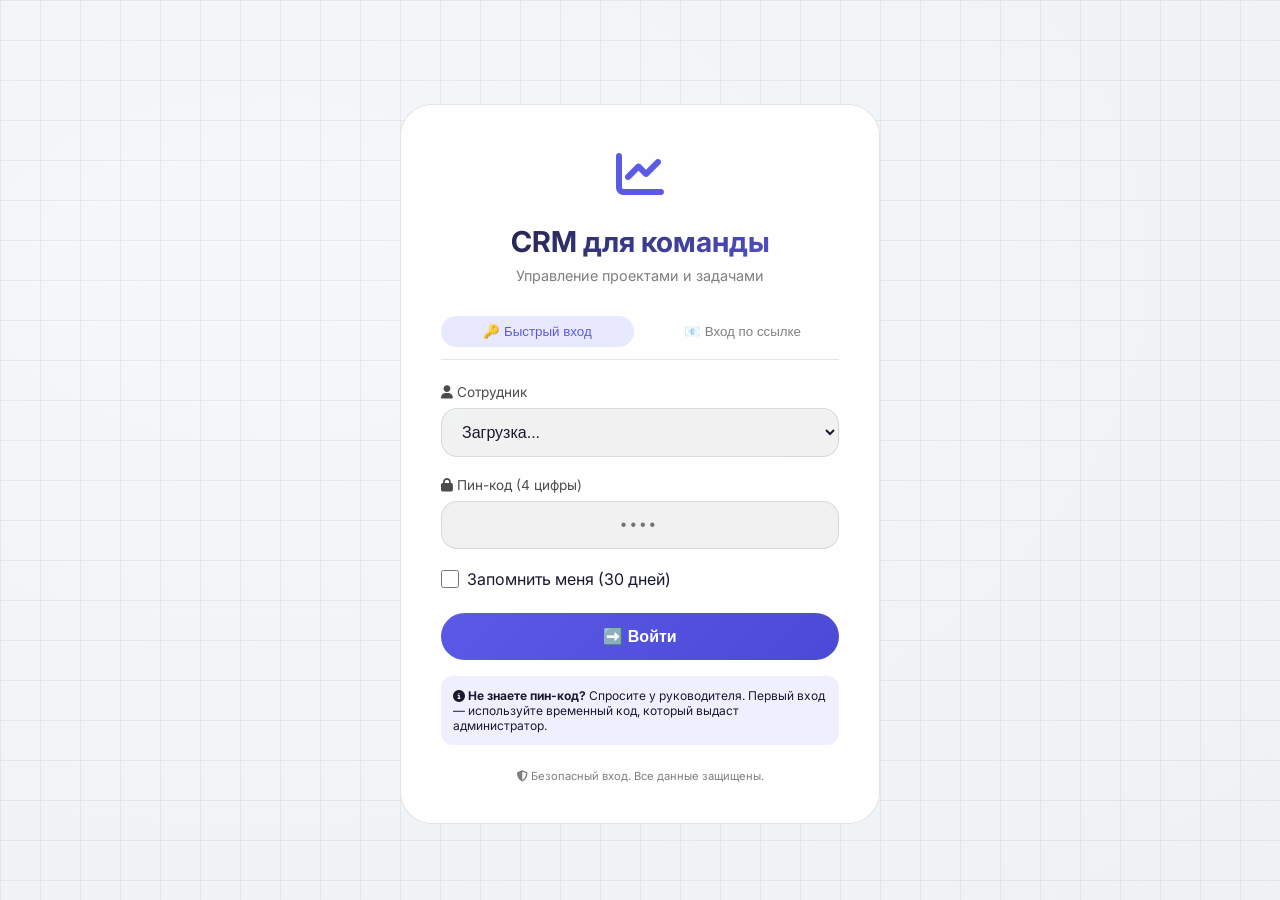
<file: crm-for-team-main/manager.html>
<!DOCTYPE html>
<html lang="ru">
<head>
    <meta charset="UTF-8">
    <meta name="viewport" content="width=device-width, initial-scale=1.0, user-scalable=yes">
    
    <!-- 
    ============================================
    ФАЙЛ: manager.html
    РОЛЬ: Панель менеджера для анализа работы команды
    СВЯЗИ:
      - CSS: base.css, theme.css, components.css, manager.css, responsive.css
      - JS: core.js, auth.js, theme.js, layout.js, manager.js
      - Данные: data/users.csv, data/tasks.csv
    МЕХАНИКА:
      1. Боковая панель с навигацией (можно сворачивать)
      2. Навигация генерируется централизованно из layout.js
      3. Кликабельный профиль в правом верхнем углу
      4. KPI показатели (всего задач, просрочено, закрыто за неделю, в работе)
      5. Нагрузка по агентам с прогресс-барами
      6. Список просроченных задач
      7. График активности по дням
    ============================================
    -->
    
    <script>
        (function() {
            try {
                const savedTheme = localStorage.getItem('crm_theme');
                if (savedTheme === 'light') {
                    if (document.documentElement) document.documentElement.classList.add('theme-light');
                    if (document.body) document.body.classList.add('theme-light');
                } else if (savedTheme === 'dark') {
                    if (document.documentElement) document.documentElement.classList.add('theme-dark');
                    if (document.body) document.body.classList.add('theme-dark');
                }
            } catch(e) {
                console.warn('Theme initialization error:', e);
            }
        })();
    </script>
    
    <title>Панель менеджера | CRM</title>
    
    <link href="https://fonts.googleapis.com/css2?family=Inter:opsz,wght@14..32,300;14..32,400;14..32,500;14..32,600;14..32,700&display=swap" rel="stylesheet">
    <link rel="stylesheet" href="https://cdnjs.cloudflare.com/ajax/libs/font-awesome/6.5.1/css/all.min.css">
    <link rel="stylesheet" href="css/base.css">
    <link rel="stylesheet" href="css/theme.css">
    <link rel="stylesheet" href="css/components.css">
    <link rel="stylesheet" href="css/dashboard.css">
    <link rel="stylesheet" href="css/kanban.css">
    <link rel="stylesheet" href="css/manager.css">
    <link rel="stylesheet" href="css/calendar.css">
    <link rel="stylesheet" href="css/modal.css">
    <link rel="stylesheet" href="css/responsive.css">
    
    <style>
        .manager-header {
            display: flex;
            justify-content: space-between;
            align-items: center;
            margin-bottom: 24px;
            flex-wrap: wrap;
            gap: 16px;
        }
        
        .user-select-wrapper {
            background: var(--card-bg);
            border-radius: 40px;
            padding: 4px 12px;
            display: flex;
            align-items: center;
            gap: 8px;
        }
        
        .user-select-wrapper i {
            color: var(--accent);
        }
        
        #userSelect {
            background: transparent;
            border: none;
            color: var(--text-primary);
            padding: 8px;
            outline: none;
        }
        
        .agent-list {
            margin-bottom: 32px;
        }
        
        .agent-item {
            background: var(--card-bg);
            border-radius: 20px;
            padding: 16px;
            margin-bottom: 12px;
            border: 1px solid var(--card-border);
        }
        
        .agent-header {
            display: flex;
            justify-content: space-between;
            align-items: center;
            margin-bottom: 12px;
        }
        
        .agent-name {
            font-weight: 600;
            display: flex;
            align-items: center;
            gap: 8px;
        }
        
        .agent-stats {
            display: flex;
            gap: 16px;
            font-size: 0.75rem;
        }
        
        .agent-stats span {
            background: var(--input-bg);
            padding: 2px 8px;
            border-radius: 20px;
        }
        
        .progress-bar-agent {
            height: 6px;
            background: var(--input-bg);
            border-radius: 6px;
            overflow: hidden;
        }
        
        .progress-fill-agent {
            height: 100%;
            background: linear-gradient(90deg, var(--accent), var(--accent-hover));
            border-radius: 6px;
            transition: width 0.3s;
        }
        
        .overdue-task-item {
            background: var(--card-bg);
            border-radius: 16px;
            padding: 12px;
            margin-bottom: 8px;
            border-left: 3px solid #ff6b6b;
        }
        
        .overdue-task-title {
            font-weight: 500;
            margin-bottom: 4px;
        }
        
        .overdue-task-meta {
            font-size: 0.7rem;
            color: var(--text-muted);
            display: flex;
            gap: 12px;
        }
        
        .chart-bars {
            display: flex;
            align-items: flex-end;
            height: 150px;
            gap: 12px;
            margin-top: 20px;
        }
        
        .chart-bar {
            flex: 1;
            background: linear-gradient(180deg, var(--accent), var(--accent-hover));
            border-radius: 8px 8px 0 0;
            transition: height 0.5s ease;
            min-height: 4px;
            position: relative;
        }
        
        .chart-bar-value {
            position: absolute;
            top: -20px;
            left: 50%;
            transform: translateX(-50%);
            font-size: 0.7rem;
            color: var(--text-muted);
        }
        
        .chart-labels {
            display: flex;
            justify-content: space-around;
            margin-top: 8px;
            font-size: 0.7rem;
            color: var(--text-muted);
        }
        
        @media (max-width: 768px) {
            .manager-header {
                flex-direction: column;
                align-items: stretch;
            }
            
            .user-select-wrapper {
                justify-content: center;
            }
        }
    </style>
</head>
<body>
    <div class="app-layout">
        <!-- Боковая панель навигации -->
        <aside class="sidebar" id="sidebar">
            <div class="sidebar-logo">
                <i class="fas fa-chart-line"></i>
                <span>CRM Team</span>
            </div>
            
            <!-- Навигация генерируется централизованно из layout.js -->
            <nav class="sidebar-nav" id="sidebar-nav">
                <!-- контейнер для динамической генерации навигации -->
            </nav>
            
            <div class="sidebar-footer">
                <button class="collapse-btn" onclick="window.sidebar?.toggleSidebar()">
                    <i class="fas fa-chevron-left"></i>
                    <span>Свернуть</span>
                </button>
                <!-- Кнопка выхода добавляется автоматически из layout.js -->
            </div>
        </aside>
        
        <!-- Основной контент -->
        <main class="main-content">
            <div class="top-bar">
                <div class="manager-header">
                    <div class="user-select-wrapper">
                        <i class="fas fa-user-tie"></i>
                        <select id="userSelect">
                            <option value="">Выберите пользователя</option>
                        </select>
                    </div>
                </div>
                <div class="user-profile" onclick="window.sidebar?.goToProfile()">
                    <div class="user-info">
                        <div class="user-name" id="userName">Загрузка...</div>
                        <div class="user-role" id="userRole">—</div>
                    </div>
                    <div class="user-avatar" id="userAvatar">
                        <i class="fas fa-user"></i>
                    </div>
                </div>
            </div>

            <!-- KPI Карточки -->
            <div class="kpi-grid" id="kpiGrid">
                <div class="kpi-card">
                    <div class="kpi-label"><i class="fas fa-list"></i> Всего задач</div>
                    <div class="kpi-value" id="totalTasks">0</div>
                </div>
                <div class="kpi-card">
                    <div class="kpi-label"><i class="fas fa-exclamation-triangle"></i> Просрочено</div>
                    <div class="kpi-value" id="overdueTasks">0</div>
                </div>
                <div class="kpi-card">
                    <div class="kpi-label"><i class="fas fa-calendar-check"></i> Закрыто за неделю</div>
                    <div class="kpi-value" id="closedWeek">0</div>
                </div>
                <div class="kpi-card">
                    <div class="kpi-label"><i class="fas fa-play"></i> В работе сейчас</div>
                    <div class="kpi-value" id="inProgress">0</div>
                </div>
            </div>

            <!-- Нагрузка по агентам -->
            <div class="agent-list">
                <div class="section-title">
                    <i class="fas fa-users"></i> Загрузка команды
                </div>
                <div id="agentList"></div>
            </div>

            <!-- Просроченные задачи -->
            <div class="overdue-list">
                <div class="section-title">
                    <i class="fas fa-clock"></i> Просроченные задачи
                </div>
                <div id="overdueTasksList"></div>
            </div>

            <!-- График активности -->
            <div class="activity-chart">
                <div class="section-title">
                    <i class="fas fa-chart-line"></i> Закрытые задачи по дням
                </div>
                <div id="activityChart"></div>
            </div>
        </main>
    </div>

    <script src="core.js"></script>
    <script src="auth.js"></script>
    <script src="theme.js"></script>
    <script src="layout.js"></script>
    <script src="manager.js"></script>
    
    <script>
        // Обновление информации о пользователе
        function updateUserProfile() {
            var user = auth.getCurrentUser();
            if (!user) return;
            
            var userNameSpan = document.getElementById('userName');
            var userRoleSpan = document.getElementById('userRole');
            var userAvatar = document.getElementById('userAvatar');
            
            if (userNameSpan) {
                userNameSpan.textContent = user.name;
            }
            
            if (userRoleSpan) {
                var roleLabel = '';
                if (user.role === 'admin') roleLabel = 'Администратор';
                else if (user.role === 'manager') roleLabel = 'Менеджер';
                else if (user.role === 'agent') roleLabel = 'Агент';
                else roleLabel = 'Наблюдатель';
                userRoleSpan.textContent = roleLabel;
            }
            
            if (userAvatar) {
                var initials = user.name.split(' ').map(function(n) { return n[0]; }).join('').toUpperCase();
                userAvatar.innerHTML = initials || '<i class="fas fa-user"></i>';
            }
        }
        
        setTimeout(updateUserProfile, 500);
        
        if (window.sidebar) {
            window.sidebar.initSidebar();
        }
    </script>
</body>
</html>
</file>
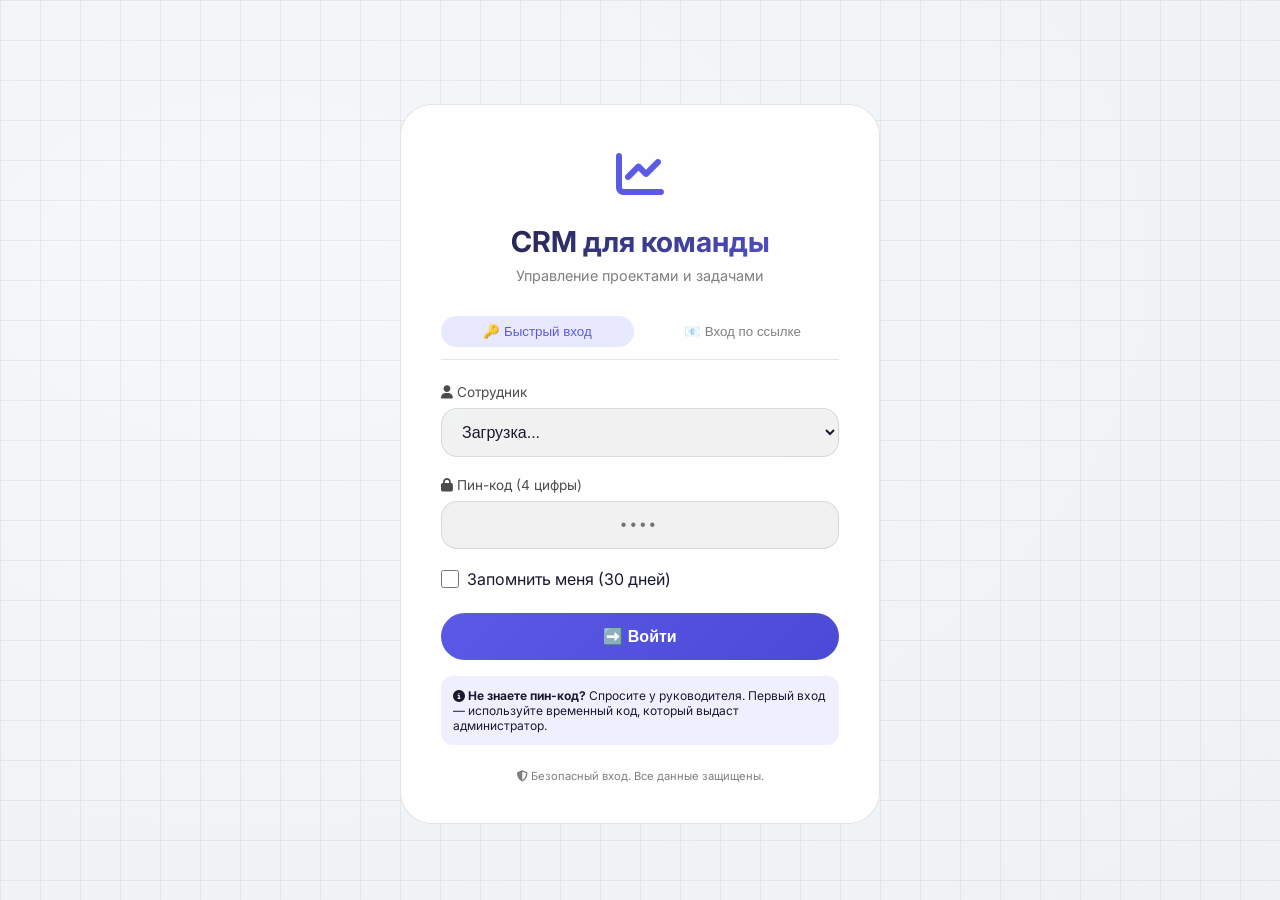
<file: crm-for-team-main/notifications.html>
<!DOCTYPE html>
<html lang="ru">
<head>
    <meta charset="UTF-8">
    <meta name="viewport" content="width=device-width, initial-scale=1.0, user-scalable=yes">
    
    <!-- 
    ============================================
    ФАЙЛ: notifications.html
    РОЛЬ: Центр уведомлений
    СВЯЗИ:
      - CSS: base.css, theme.css, components.css, responsive.css
      - JS: core.js, auth.js, theme.js, layout.js, notifications.js
      - Данные: localStorage (crm_notifications_center)
    МЕХАНИКА:
      1. Боковая панель с навигацией (можно сворачивать)
      2. Навигация генерируется централизованно из layout.js
      3. Кликабельный профиль в правом верхнем углу
      4. Отображение списка уведомлений
      5. Маркировка прочитанных/непрочитанных
      6. Кнопка "Отметить все прочитанными"
      7. Переход к задаче по клику на уведомление
    ============================================
    -->
    
    <script>
        (function() {
            try {
                const savedTheme = localStorage.getItem('crm_theme');
                if (savedTheme === 'light') {
                    if (document.documentElement) document.documentElement.classList.add('theme-light');
                    if (document.body) document.body.classList.add('theme-light');
                } else if (savedTheme === 'dark') {
                    if (document.documentElement) document.documentElement.classList.add('theme-dark');
                    if (document.body) document.body.classList.add('theme-dark');
                }
            } catch(e) {
                console.warn('Theme initialization error:', e);
            }
        })();
    </script>
    
    <title>Уведомления - CRM для команды</title>
    
    <link href="https://fonts.googleapis.com/css2?family=Inter:opsz,wght@14..32,300;14..32,400;14..32,500;14..32,600;14..32,700&display=swap" rel="stylesheet">
    <link rel="stylesheet" href="https://cdnjs.cloudflare.com/ajax/libs/font-awesome/6.5.1/css/all.min.css">
    <link rel="stylesheet" href="css/base.css">
    <link rel="stylesheet" href="css/theme.css">
    <link rel="stylesheet" href="css/components.css">
    <link rel="stylesheet" href="css/dashboard.css">
    <link rel="stylesheet" href="css/kanban.css">
    <link rel="stylesheet" href="css/manager.css">
    <link rel="stylesheet" href="css/calendar.css">
    <link rel="stylesheet" href="css/modal.css">
    <link rel="stylesheet" href="css/responsive.css">
    
    <style>
        .notifications-container {
            max-width: 800px;
            margin: 0 auto;
        }
        
        .notifications-header {
            display: flex;
            justify-content: space-between;
            align-items: center;
            margin-bottom: 24px;
            flex-wrap: wrap;
            gap: 16px;
        }
        
        .notifications-header h2 {
            font-size: 1.3rem;
            display: flex;
            align-items: center;
            gap: 10px;
        }
        
        .mark-all-read {
            background: rgba(108, 108, 255, 0.15);
            border: 1px solid var(--card-border);
            padding: 10px 20px;
            border-radius: 40px;
            color: var(--text-primary);
            cursor: pointer;
            transition: all 0.2s;
        }
        
        .mark-all-read:hover {
            background: rgba(108, 108, 255, 0.3);
        }
        
        .notification-item {
            background: var(--card-bg);
            backdrop-filter: blur(12px);
            border-radius: 20px;
            padding: 16px 20px;
            margin-bottom: 12px;
            border: 1px solid var(--card-border);
            transition: all 0.2s;
            cursor: pointer;
        }
        
        .notification-item:hover {
            transform: translateX(4px);
            border-color: var(--accent);
        }
        
        .notification-item.unread {
            border-left: 3px solid var(--accent);
            background: rgba(108, 108, 255, 0.08);
        }
        
        .notification-header {
            display: flex;
            justify-content: space-between;
            align-items: center;
            margin-bottom: 8px;
        }
        
        .notification-type {
            font-size: 0.7rem;
            padding: 2px 8px;
            border-radius: 12px;
        }
        
        .notification-type.task_assigned { background: rgba(76, 175, 80, 0.2); color: #4caf50; }
        .notification-type.deadline { background: rgba(255, 193, 68, 0.2); color: #ffc107; }
        .notification-type.overdue { background: rgba(255, 107, 107, 0.2); color: #ff6b6b; }
        .notification-type.mention { background: rgba(108, 108, 255, 0.2); color: #6c6cff; }
        
        .notification-title {
            font-weight: 600;
            margin-bottom: 4px;
        }
        
        .notification-message {
            font-size: 0.85rem;
            opacity: 0.8;
        }
        
        .notification-date {
            font-size: 0.7rem;
            color: var(--text-muted);
        }
        
        .notification-actions {
            display: flex;
            gap: 12px;
            margin-top: 12px;
        }
        
        .notification-actions button {
            background: none;
            border: none;
            color: var(--accent);
            cursor: pointer;
            font-size: 0.75rem;
        }
        
        .empty-state {
            text-align: center;
            padding: 60px;
            color: var(--text-muted);
        }
        
        .empty-state i {
            font-size: 3rem;
            margin-bottom: 16px;
            opacity: 0.5;
        }
        
        @media (max-width: 768px) {
            .notifications-header {
                flex-direction: column;
                align-items: stretch;
            }
            
            .mark-all-read {
                text-align: center;
            }
        }
    </style>
</head>
<body>
    <div class="app-layout">
        <!-- Боковая панель навигации -->
        <aside class="sidebar" id="sidebar">
            <div class="sidebar-logo">
                <i class="fas fa-chart-line"></i>
                <span>CRM Team</span>
            </div>
            
            <!-- Навигация генерируется централизованно из layout.js -->
            <nav class="sidebar-nav" id="sidebar-nav">
                <!-- контейнер для динамической генерации навигации -->
            </nav>
            
            <div class="sidebar-footer">
                <button class="collapse-btn" onclick="window.sidebar?.toggleSidebar()">
                    <i class="fas fa-chevron-left"></i>
                    <span>Свернуть</span>
                </button>
                <!-- Кнопка выхода добавляется автоматически из layout.js -->
            </div>
        </aside>
        
        <!-- Основной контент -->
        <main class="main-content">
            <div class="top-bar">
                <div class="user-profile" onclick="window.sidebar?.goToProfile()">
                    <div class="user-info">
                        <div class="user-name" id="userName">Загрузка...</div>
                        <div class="user-role" id="userRole">—</div>
                    </div>
                    <div class="user-avatar" id="userAvatar">
                        <i class="fas fa-user"></i>
                    </div>
                </div>
            </div>
            
            <div class="notifications-container">
                <div class="notifications-header">
                    <h2><i class="fas fa-bell"></i> Уведомления</h2>
                    <button class="mark-all-read" onclick="markAllRead()">
                        <i class="fas fa-check-double"></i> Отметить все прочитанными
                    </button>
                </div>
                <div id="notificationsList"></div>
            </div>
        </main>
    </div>
    
    <script src="core.js"></script>
    <script src="auth.js"></script>
    <script src="theme.js"></script>
    <script src="layout.js"></script>
    <script src="notifications.js"></script>
    
    <script>
        function renderNotifications() {
            var notifications = JSON.parse(localStorage.getItem('crm_notifications_center') || '[]');
            var container = document.getElementById('notificationsList');
            
            if (!container) return;
            
            if (notifications.length === 0) {
                container.innerHTML = '<div class="empty-state"><i class="fas fa-bell-slash"></i><p>Нет уведомлений</p></div>';
                return;
            }
            
            var html = '';
            for (var i = 0; i < notifications.length; i++) {
                var n = notifications[i];
                var unreadClass = n.read ? '' : 'unread';
                var typeClass = 'notification-type ' + n.type;
                var typeLabel = '';
                if (n.type === 'task_assigned') typeLabel = 'Новая задача';
                else if (n.type === 'deadline') typeLabel = 'Дедлайн';
                else if (n.type === 'overdue') typeLabel = 'Просрочка';
                else if (n.type === 'mention') typeLabel = 'Упоминание';
                
                var date = new Date(n.created_at).toLocaleString();
                
                html += '<div class="notification-item ' + unreadClass + '" onclick="openNotification(' + n.id + ', \'' + (n.task_id || '') + '\')">' +
                    '<div class="notification-header">' +
                        '<span class="' + typeClass + '">' + typeLabel + '</span>' +
                        '<span class="notification-date">' + date + '</span>' +
                    '</div>' +
                    '<div class="notification-title">' + escapeHtml(n.title) + '</div>' +
                    '<div class="notification-message">' + escapeHtml(n.message) + '</div>' +
                    '<div class="notification-actions">' +
                        '<button onclick="event.stopPropagation(); markAsRead(' + n.id + ')">Отметить прочитанным</button>' +
                        (n.task_id ? '<button onclick="event.stopPropagation(); goToTask(' + n.task_id + ')">Перейти к задаче</button>' : '') +
                    '</div>' +
                '</div>';
            }
            
            container.innerHTML = html;
        }
        
        function markAsRead(id) {
            var notifications = JSON.parse(localStorage.getItem('crm_notifications_center') || '[]');
            for (var i = 0; i < notifications.length; i++) {
                if (notifications[i].id === id) {
                    notifications[i].read = true;
                    break;
                }
            }
            localStorage.setItem('crm_notifications_center', JSON.stringify(notifications));
            renderNotifications();
            if (window.notifications) window.notifications.updateBadge();
        }
        
        function markAllRead() {
            var notifications = JSON.parse(localStorage.getItem('crm_notifications_center') || '[]');
            for (var i = 0; i < notifications.length; i++) {
                notifications[i].read = true;
            }
            localStorage.setItem('crm_notifications_center', JSON.stringify(notifications));
            renderNotifications();
            if (window.notifications) window.notifications.updateBadge();
        }
        
        function openNotification(id, taskId) {
            markAsRead(id);
            if (taskId) {
                window.location.href = 'tasks.html?task=' + taskId;
            }
        }
        
        function goToTask(taskId) {
            window.location.href = 'tasks.html?task=' + taskId;
        }
        
        function escapeHtml(text) {
            if (!text) return '';
            var div = document.createElement('div');
            div.textContent = text;
            return div.innerHTML;
        }
        
        // Обновление информации о пользователе
        function updateUserProfile() {
            var user = auth.getCurrentUser();
            if (!user) return;
            
            var userNameSpan = document.getElementById('userName');
            var userRoleSpan = document.getElementById('userRole');
            var userAvatar = document.getElementById('userAvatar');
            
            if (userNameSpan) {
                userNameSpan.textContent = user.name;
            }
            
            if (userRoleSpan) {
                var roleLabel = '';
                if (user.role === 'admin') roleLabel = 'Администратор';
                else if (user.role === 'manager') roleLabel = 'Менеджер';
                else if (user.role === 'agent') roleLabel = 'Агент';
                else roleLabel = 'Наблюдатель';
                userRoleSpan.textContent = roleLabel;
            }
            
            if (userAvatar) {
                var initials = user.name.split(' ').map(function(n) { return n[0]; }).join('').toUpperCase();
                userAvatar.innerHTML = initials || '<i class="fas fa-user"></i>';
            }
        }
        
        async function init() {
            await auth.initAuth();
            
            var currentUser = auth.getCurrentUser();
            if (currentUser) {
                updateUserProfile();
            }
            
            renderNotifications();
            if (window.theme) window.theme.initTheme();
            if (window.sidebar) window.sidebar.initSidebar();
        }
        
        document.addEventListener('DOMContentLoaded', init);
    </script>
</body>
</html>
</file>
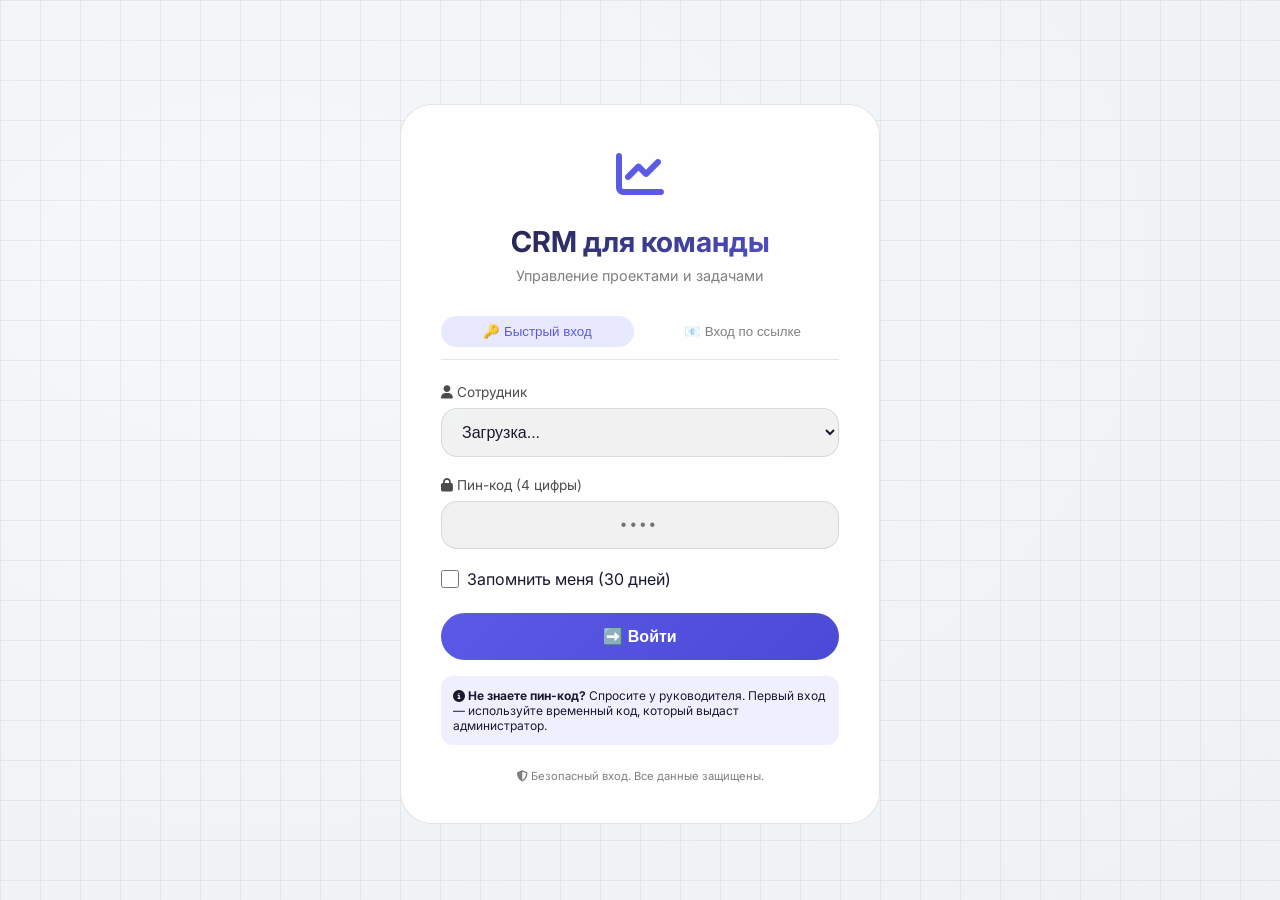
<file: crm-for-team-main/profile.html>
<!DOCTYPE html>
<html lang="ru">
<head>
    <meta charset="UTF-8">
    <meta name="viewport" content="width=device-width, initial-scale=1.0, user-scalable=yes">
    
    <!-- 
    ============================================
    ФАЙЛ: profile.html
    РОЛЬ: Личный кабинет пользователя
    СВЯЗИ:
      - CSS: base.css, theme.css, components.css, dashboard.css, modal.css, responsive.css
      - JS: core.js, auth.js, theme.js, layout.js, profile.js
      - Данные: data/users.csv, data/tasks.csv
    МЕХАНИКА:
      1. Боковая панель с навигацией (можно сворачивать)
      2. Навигация генерируется централизованно из layout.js
      3. Кликабельный профиль в правом верхнем углу
      4. Отображение профиля текущего пользователя
      5. Личная статистика (завершённые задачи, активные, просроченные, среднее время)
      6. График личной активности
      7. Настройки интерфейса (тема, уведомления, компактный режим)
      8. История последних действий
    ============================================
    -->
    
    <script>
        (function() {
            try {
                const savedTheme = localStorage.getItem('crm_theme');
                if (savedTheme === 'light') {
                    if (document.documentElement) document.documentElement.classList.add('theme-light');
                    if (document.body) document.body.classList.add('theme-light');
                } else if (savedTheme === 'dark') {
                    if (document.documentElement) document.documentElement.classList.add('theme-dark');
                    if (document.body) document.body.classList.add('theme-dark');
                }
            } catch(e) {
                console.warn('Theme initialization error:', e);
            }
        })();
    </script>
    
    <title>Личный кабинет - CRM для команды</title>
    
    <link href="https://fonts.googleapis.com/css2?family=Inter:opsz,wght@14..32,300;14..32,400;14..32,500;14..32,600;14..32,700&display=swap" rel="stylesheet">
    <link rel="stylesheet" href="https://cdnjs.cloudflare.com/ajax/libs/font-awesome/6.5.1/css/all.min.css">
    <link rel="stylesheet" href="css/base.css">
    <link rel="stylesheet" href="css/theme.css">
    <link rel="stylesheet" href="css/components.css">
    <link rel="stylesheet" href="css/dashboard.css">
    <link rel="stylesheet" href="css/kanban.css">
    <link rel="stylesheet" href="css/manager.css">
    <link rel="stylesheet" href="css/calendar.css">
    <link rel="stylesheet" href="css/modal.css">
    <link rel="stylesheet" href="css/responsive.css">
    
    <style>
        .profile-container {
            display: grid;
            grid-template-columns: 320px 1fr;
            gap: 24px;
        }
        
        .profile-sidebar {
            background: var(--card-bg);
            backdrop-filter: blur(12px);
            border-radius: 28px;
            border: 1px solid var(--card-border);
            padding: 32px 24px;
            text-align: center;
        }
        
        .profile-avatar {
            width: 120px;
            height: 120px;
            background: linear-gradient(135deg, var(--accent), var(--accent-hover));
            border-radius: 50%;
            display: flex;
            align-items: center;
            justify-content: center;
            margin: 0 auto 20px;
            font-size: 3rem;
            color: white;
        }
        
        .profile-name {
            font-size: 1.5rem;
            font-weight: 700;
            margin-bottom: 4px;
        }
        
        .profile-role {
            display: inline-block;
            background: rgba(108, 108, 255, 0.2);
            padding: 4px 12px;
            border-radius: 20px;
            font-size: 0.75rem;
            margin-bottom: 16px;
        }
        
        .profile-info-item {
            display: flex;
            align-items: center;
            gap: 12px;
            padding: 12px 0;
            border-bottom: 1px solid var(--card-border);
            font-size: 0.85rem;
        }
        
        .profile-info-item i {
            width: 24px;
            color: var(--accent);
        }
        
        .profile-stats {
            display: grid;
            grid-template-columns: repeat(2, 1fr);
            gap: 16px;
            margin-top: 24px;
            padding-top: 20px;
            border-top: 1px solid var(--card-border);
        }
        
        .profile-stat {
            text-align: center;
        }
        
        .profile-stat-value {
            font-size: 1.5rem;
            font-weight: 700;
            background: linear-gradient(135deg, var(--text-primary), var(--accent));
            -webkit-background-clip: text;
            -webkit-text-fill-color: transparent;
        }
        
        .profile-stat-label {
            font-size: 0.7rem;
            color: var(--text-muted);
        }
        
        .profile-main {
            background: var(--card-bg);
            backdrop-filter: blur(12px);
            border-radius: 28px;
            border: 1px solid var(--card-border);
            padding: 32px;
        }
        
        .profile-section {
            margin-bottom: 32px;
        }
        
        .profile-section-title {
            font-size: 1.1rem;
            font-weight: 600;
            margin-bottom: 20px;
            display: flex;
            align-items: center;
            gap: 10px;
            padding-bottom: 12px;
            border-bottom: 2px solid var(--card-border);
        }
        
        .settings-group {
            display: flex;
            flex-direction: column;
            gap: 16px;
        }
        
        .setting-item {
            display: flex;
            justify-content: space-between;
            align-items: center;
            padding: 12px 0;
            border-bottom: 1px solid var(--card-border);
        }
        
        .setting-label {
            display: flex;
            align-items: center;
            gap: 12px;
        }
        
        .setting-label i {
            width: 24px;
            color: var(--accent);
        }
        
        .toggle-switch {
            position: relative;
            display: inline-block;
            width: 48px;
            height: 24px;
        }
        
        .toggle-switch input {
            opacity: 0;
            width: 0;
            height: 0;
        }
        
        .toggle-slider {
            position: absolute;
            cursor: pointer;
            top: 0;
            left: 0;
            right: 0;
            bottom: 0;
            background-color: rgba(255, 255, 255, 0.2);
            transition: 0.3s;
            border-radius: 24px;
        }
        
        .toggle-slider:before {
            position: absolute;
            content: "";
            height: 18px;
            width: 18px;
            left: 3px;
            bottom: 3px;
            background-color: white;
            transition: 0.3s;
            border-radius: 50%;
        }
        
        input:checked + .toggle-slider {
            background-color: var(--accent);
        }
        
        input:checked + .toggle-slider:before {
            transform: translateX(24px);
        }
        
        .activity-chart-small {
            margin-top: 20px;
        }
        
        .chart-bars-profile {
            display: flex;
            align-items: flex-end;
            height: 100px;
            gap: 8px;
            margin-top: 12px;
        }
        
        .chart-bar-profile {
            flex: 1;
            background: linear-gradient(180deg, var(--accent), var(--accent-hover));
            border-radius: 6px 6px 0 0;
            transition: height 0.5s ease;
            min-height: 4px;
        }
        
        .recent-tasks-list {
            max-height: 300px;
            overflow-y: auto;
        }
        
        .recent-task-item {
            display: flex;
            justify-content: space-between;
            align-items: center;
            padding: 12px 0;
            border-bottom: 1px solid var(--card-border);
        }
        
        .recent-task-title {
            font-weight: 500;
        }
        
        .recent-task-date {
            font-size: 0.7rem;
            color: var(--text-muted);
        }
        
        .edit-btn {
            background: rgba(108, 108, 255, 0.15);
            border: none;
            padding: 8px 20px;
            border-radius: 40px;
            color: var(--text-primary);
            cursor: pointer;
            transition: all 0.2s;
            font-size: 0.8rem;
        }
        
        .edit-btn:hover {
            background: rgba(108, 108, 255, 0.3);
        }
        
        @media (max-width: 768px) {
            .profile-container {
                grid-template-columns: 1fr;
            }
            
            .profile-sidebar {
                order: 2;
            }
            
            .profile-main {
                order: 1;
            }
        }
    </style>
</head>
<body>
    <div class="app-layout">
        <!-- Боковая панель навигации -->
        <aside class="sidebar" id="sidebar">
            <div class="sidebar-logo">
                <i class="fas fa-chart-line"></i>
                <span>CRM Team</span>
            </div>
            
            <!-- Навигация генерируется централизованно из layout.js -->
            <nav class="sidebar-nav" id="sidebar-nav">
                <!-- контейнер для динамической генерации навигации -->
            </nav>
            
            <div class="sidebar-footer">
                <button class="collapse-btn" onclick="window.sidebar?.toggleSidebar()">
                    <i class="fas fa-chevron-left"></i>
                    <span>Свернуть</span>
                </button>
                <!-- Кнопка выхода добавляется автоматически из layout.js -->
            </div>
        </aside>
        
        <!-- Основной контент -->
        <main class="main-content">
            <div class="top-bar">
                <div class="user-profile" onclick="window.sidebar?.goToProfile()">
                    <div class="user-info">
                        <div class="user-name" id="userName">Загрузка...</div>
                        <div class="user-role" id="userRole">—</div>
                    </div>
                    <div class="user-avatar" id="userAvatar">
                        <i class="fas fa-user"></i>
                    </div>
                </div>
            </div>
            
            <div class="profile-container">
                <!-- Левая колонка - профиль -->
                <div class="profile-sidebar">
                    <div class="profile-avatar" id="profileAvatar">
                        <i class="fas fa-user"></i>
                    </div>
                    <div class="profile-name" id="profileName">Загрузка...</div>
                    <div class="profile-role" id="profileRole">—</div>
                    
                    <div class="profile-info-item">
                        <i class="fas fa-envelope"></i>
                        <span id="profileEmail">—</span>
                    </div>
                    <div class="profile-info-item">
                        <i class="fab fa-github"></i>
                        <span id="profileGithub">—</span>
                    </div>
                    <div class="profile-info-item">
                        <i class="fas fa-calendar-alt"></i>
                        <span id="profileJoined">—</span>
                    </div>
                    
                    <div class="profile-stats">
                        <div class="profile-stat">
                            <div class="profile-stat-value" id="statCompleted">0</div>
                            <div class="profile-stat-label">Завершено</div>
                        </div>
                        <div class="profile-stat">
                            <div class="profile-stat-value" id="statActive">0</div>
                            <div class="profile-stat-label">Активных</div>
                        </div>
                        <div class="profile-stat">
                            <div class="profile-stat-value" id="statOverdue">0</div>
                            <div class="profile-stat-label">Просрочено</div>
                        </div>
                        <div class="profile-stat">
                            <div class="profile-stat-value" id="statAvgTime">0</div>
                            <div class="profile-stat-label">Ср. время (дни)</div>
                        </div>
                    </div>
                    
                    <button class="edit-btn" id="editProfileBtn" style="margin-top: 20px; width: 100%;">
                        <i class="fas fa-edit"></i> Редактировать профиль
                    </button>
                </div>
                
                <!-- Правая колонка - настройки и активность -->
                <div class="profile-main">
                    <!-- Личная статистика -->
                    <div class="profile-section">
                        <div class="profile-section-title">
                            <i class="fas fa-chart-line"></i> Моя активность
                        </div>
                        <div class="activity-chart-small">
                            <div style="display: flex; justify-content: space-between; font-size: 0.7rem; color: var(--text-muted);">
                                <span>Пн</span><span>Вт</span><span>Ср</span><span>Чт</span><span>Пт</span><span>Сб</span><span>Вс</span>
                            </div>
                            <div class="chart-bars-profile" id="personalChart"></div>
                        </div>
                    </div>
                    
                    <!-- Настройки интерфейса -->
                    <div class="profile-section">
                        <div class="profile-section-title">
                            <i class="fas fa-sliders-h"></i> Настройки интерфейса
                        </div>
                        <div class="settings-group">
                            <div class="setting-item">
                                <div class="setting-label">
                                    <i class="fas fa-bell"></i>
                                    <span>Уведомления в браузере</span>
                                </div>
                                <label class="toggle-switch">
                                    <input type="checkbox" id="notificationsToggle">
                                    <span class="toggle-slider"></span>
                                </label>
                            </div>
                            <div class="setting-item">
                                <div class="setting-label">
                                    <i class="fas fa-check-double"></i>
                                    <span>Подтверждение действий</span>
                                </div>
                                <label class="toggle-switch">
                                    <input type="checkbox" id="confirmActionsToggle">
                                    <span class="toggle-slider"></span>
                                </label>
                            </div>
                            <div class="setting-item">
                                <div class="setting-label">
                                    <i class="fas fa-compress"></i>
                                    <span>Компактный режим</span>
                                </div>
                                <label class="toggle-switch">
                                    <input type="checkbox" id="compactModeToggle">
                                    <span class="toggle-slider"></span>
                                </label>
                            </div>
                            <div class="setting-item">
                                <div class="setting-label">
                                    <i class="fas fa-sync-alt"></i>
                                    <span>Автосохранение</span>
                                </div>
                                <label class="toggle-switch">
                                    <input type="checkbox" id="autoSaveToggle">
                                    <span class="toggle-slider"></span>
                                </label>
                            </div>
                        </div>
                    </div>
                    
                    <!-- История действий -->
                    <div class="profile-section">
                        <div class="profile-section-title">
                            <i class="fas fa-history"></i> Последние завершённые задачи
                        </div>
                        <div id="recentTasks" class="recent-tasks-list">
                            <div style="text-align: center; color: var(--text-muted); padding: 20px;">Загрузка...</div>
                        </div>
                    </div>
                </div>
            </div>
        </main>
    </div>
    
    <!-- Модальное окно редактирования профиля -->
    <div id="editProfileModal" class="modal">
        <div class="modal-content">
            <h3><i class="fas fa-edit"></i> Редактировать профиль</h3>
            <input type="text" id="editName" placeholder="Имя">
            <input type="email" id="editEmail" placeholder="Email">
            <div class="modal-buttons">
                <button onclick="closeEditModal()">Отмена</button>
                <button class="primary" onclick="saveProfileChanges()">Сохранить</button>
            </div>
        </div>
    </div>
    
    <script src="core.js"></script>
    <script src="auth.js"></script>
    <script src="theme.js"></script>
    <script src="layout.js"></script>
    <script src="profile.js"></script>
    
    <script>
        // Обновление информации о пользователе в top-bar
        function updateTopBarProfile() {
            var user = auth.getCurrentUser();
            if (!user) return;
            
            var userNameSpan = document.getElementById('userName');
            var userRoleSpan = document.getElementById('userRole');
            var userAvatar = document.getElementById('userAvatar');
            
            if (userNameSpan) {
                userNameSpan.textContent = user.name;
            }
            
            if (userRoleSpan) {
                var roleLabel = '';
                if (user.role === 'admin') roleLabel = 'Администратор';
                else if (user.role === 'manager') roleLabel = 'Менеджер';
                else if (user.role === 'agent') roleLabel = 'Агент';
                else roleLabel = 'Наблюдатель';
                userRoleSpan.textContent = roleLabel;
            }
            
            if (userAvatar) {
                var initials = user.name.split(' ').map(function(n) { return n[0]; }).join('').toUpperCase();
                userAvatar.innerHTML = initials || '<i class="fas fa-user"></i>';
            }
        }
        
        setTimeout(updateTopBarProfile, 500);
        
        if (window.sidebar) {
            window.sidebar.initSidebar();
        }
    </script>
</body>
</html>
</file>
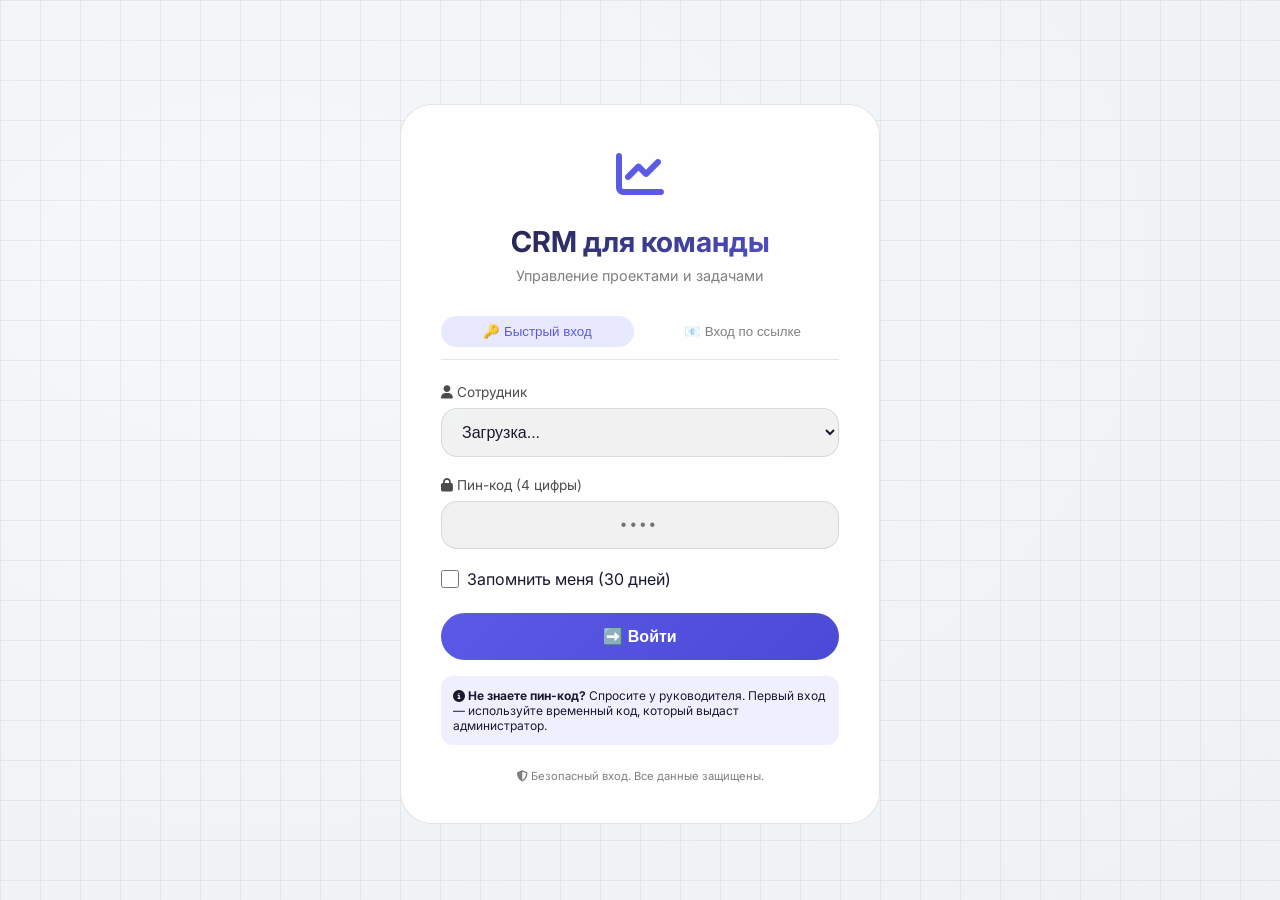
<file: crm-for-team-main/tasks.html>
<!DOCTYPE html>
<html lang="ru">
<head>
    <meta charset="UTF-8">
    <meta name="viewport" content="width=device-width, initial-scale=1.0, user-scalable=yes">
    
    <!-- 
    ============================================
    ФАЙЛ: tasks.html
    РОЛЬ: Доска задач (Kanban) с боковой панелью
    СВЯЗИ:
      - CSS: base.css, theme.css, components.css, kanban.css, modal.css, responsive.css
      - JS: core.js, auth.js, theme.js, layout.js, notifications.js, tasks.js
      - Данные: data/tasks.csv, data/users.csv, data/complexes.csv, data/comments.csv
    МЕХАНИКА:
      1. Боковая панель с навигацией (можно сворачивать)
      2. Навигация генерируется централизованно из layout.js
      3. Кликабельный профиль в правом верхнем углу
      4. Kanban-доска с тремя статусами
      5. Модальное окно задачи с комментариями и приватностью
      6. Push-уведомления
    ============================================
    -->
    
    <script>
        (function() {
            try {
                const savedTheme = localStorage.getItem('crm_theme');
                if (savedTheme === 'light') {
                    if (document.documentElement) document.documentElement.classList.add('theme-light');
                    if (document.body) document.body.classList.add('theme-light');
                } else if (savedTheme === 'dark') {
                    if (document.documentElement) document.documentElement.classList.add('theme-dark');
                    if (document.body) document.body.classList.add('theme-dark');
                }
            } catch(e) {
                console.warn('Theme initialization error:', e);
            }
        })();
    </script>
    
    <title>Доска задач - CRM для команды</title>
    
    <link href="https://fonts.googleapis.com/css2?family=Inter:opsz,wght@14..32,300;14..32,400;14..32,500;14..32,600;14..32,700&display=swap" rel="stylesheet">
    <link rel="stylesheet" href="https://cdnjs.cloudflare.com/ajax/libs/font-awesome/6.5.1/css/all.min.css">
    <link rel="stylesheet" href="css/base.css">
    <link rel="stylesheet" href="css/theme.css">
    <link rel="stylesheet" href="css/components.css">
    <link rel="stylesheet" href="css/dashboard.css">
    <link rel="stylesheet" href="css/kanban.css">
    <link rel="stylesheet" href="css/manager.css">
    <link rel="stylesheet" href="css/calendar.css">
    <link rel="stylesheet" href="css/modal.css">
    <link rel="stylesheet" href="css/responsive.css">
    
    <style>
        .comments-section {
            margin-top: 20px;
            padding-top: 16px;
            border-top: 1px solid var(--card-border);
        }
        
        .comments-header {
            font-size: 0.9rem;
            font-weight: 600;
            margin-bottom: 12px;
            display: flex;
            align-items: center;
            gap: 8px;
        }
        
        .comments-list {
            max-height: 300px;
            overflow-y: auto;
            margin-bottom: 16px;
        }
        
        .comment-item {
            background: rgba(0, 0, 0, 0.2);
            border-radius: 16px;
            padding: 12px;
            margin-bottom: 12px;
        }
        
        .comment-header {
            display: flex;
            justify-content: space-between;
            align-items: center;
            margin-bottom: 8px;
            font-size: 0.8rem;
        }
        
        .comment-date {
            font-size: 0.7rem;
            color: var(--text-muted);
        }
        
        .comment-text {
            font-size: 0.85rem;
            line-height: 1.4;
        }
        
        .comment-text .mention {
            color: var(--accent);
            font-weight: 500;
            background: rgba(108, 108, 255, 0.15);
            padding: 0 4px;
            border-radius: 4px;
        }
        
        .comment-empty {
            text-align: center;
            color: var(--text-muted);
            padding: 20px;
        }
        
        .add-comment textarea {
            width: 100%;
            padding: 10px;
            background: var(--input-bg);
            border: 1px solid var(--card-border);
            border-radius: 12px;
            color: var(--text-primary);
            font-family: inherit;
            resize: vertical;
        }
        
        .notification-btn-wrapper {
            position: relative;
            margin-left: auto;
        }
        
        #notificationBadge {
            position: absolute;
            top: -5px;
            right: -5px;
            background: #ff6b6b;
            color: white;
            border-radius: 50%;
            width: 18px;
            height: 18px;
            font-size: 10px;
            display: flex;
            align-items: center;
            justify-content: center;
        }
        
        .add-task-btn-header {
            background: linear-gradient(135deg, var(--accent), var(--accent-hover));
            border: none;
            padding: 10px 20px;
            border-radius: 40px;
            color: white;
            cursor: pointer;
            transition: all 0.2s;
            display: inline-flex;
            align-items: center;
            gap: 8px;
            font-weight: 500;
        }
        
        .add-task-btn-header:hover {
            transform: translateY(-2px);
            box-shadow: 0 4px 12px rgba(108, 108, 255, 0.4);
        }
        
        .top-bar-actions {
            display: flex;
            align-items: center;
            gap: 16px;
        }
        
        .private-badge {
            display: inline-block;
            background: rgba(255, 107, 107, 0.2);
            color: #ff6b6b;
            font-size: 0.6rem;
            padding: 2px 6px;
            border-radius: 12px;
            margin-left: 8px;
        }
        
        .private-checkbox-wrapper {
            margin: 12px 0;
            display: flex;
            align-items: center;
            gap: 8px;
        }
        
        .private-checkbox-wrapper label {
            cursor: pointer;
            display: flex;
            align-items: center;
            gap: 8px;
        }
    </style>
</head>
<body>
    <div class="app-layout">
        <aside class="sidebar" id="sidebar">
            <div class="sidebar-logo">
                <i class="fas fa-chart-line"></i>
                <span>CRM Team</span>
            </div>
            
            <!-- Навигация генерируется централизованно из layout.js -->
            <nav class="sidebar-nav" id="sidebar-nav">
                <!-- контейнер для динамической генерации навигации -->
            </nav>
            
            <div class="sidebar-footer">
                <button class="collapse-btn" onclick="window.sidebar?.toggleSidebar()">
                    <i class="fas fa-chevron-left"></i>
                    <span>Свернуть</span>
                </button>
                <!-- Кнопка выхода добавляется автоматически из layout.js -->
            </div>
        </aside>
        
        <main class="main-content">
            <div class="top-bar">
                <div class="top-bar-actions">
                    <button id="addTaskBtn" class="add-task-btn-header">
                        <i class="fas fa-plus"></i> Новая задача
                    </button>
                    <div class="notification-btn-wrapper">
                        <a href="notifications.html" class="nav-btn" id="notificationBtn" style="background: rgba(108, 108, 255, 0.12); padding: 10px 16px;">
                            <i class="fas fa-bell"></i>
                        </a>
                        <span id="notificationBadge" style="display: none;"></span>
                    </div>
                </div>
                <div class="user-profile" onclick="window.sidebar?.goToProfile()">
                    <div class="user-info">
                        <div class="user-name" id="userName">Загрузка...</div>
                        <div class="user-role" id="userRole">—</div>
                    </div>
                    <div class="user-avatar" id="userAvatar">
                        <i class="fas fa-user"></i>
                    </div>
                </div>
            </div>
            
            <div class="kanban-board">
                <div class="kanban-column" data-status="todo">
                    <div class="column-header">
                        <span><i class="fas fa-circle"></i> To Do</span>
                        <span id="todoCount">0</span>
                    </div>
                    <div id="todoTasks" class="tasks-container"></div>
                    <button class="add-task-btn" data-status="todo"><i class="fas fa-plus"></i> Добавить задачу</button>
                </div>
                
                <div class="kanban-column" data-status="in_progress">
                    <div class="column-header">
                        <span><i class="fas fa-spinner fa-pulse"></i> В работе</span>
                        <span id="progressCount">0</span>
                    </div>
                    <div id="progressTasks" class="tasks-container"></div>
                    <button class="add-task-btn" data-status="in_progress"><i class="fas fa-plus"></i> Добавить задачу</button>
                </div>
                
                <div class="kanban-column" data-status="done">
                    <div class="column-header">
                        <span><i class="fas fa-check-circle"></i> Готово</span>
                        <span id="doneCount">0</span>
                    </div>
                    <div id="doneTasks" class="tasks-container"></div>
                    <button class="add-task-btn" data-status="done"><i class="fas fa-plus"></i> Добавить задачу</button>
                </div>
            </div>
        </main>
    </div>
    
    <div id="taskModal" class="modal">
        <div class="modal-content">
            <h3 id="modalTitle"><i class="fas fa-tasks"></i> Создать задачу</h3>
            <input type="hidden" id="taskId">
            <input type="text" id="taskTitle" placeholder="Название задачи" required>
            <textarea id="taskDescription" placeholder="Описание задачи"></textarea>
            <select id="taskAssignee">
                <option value="">Назначить исполнителя</option>
            </select>
            <select id="taskComplex">
                <option value="">Привязать к объекту</option>
            </select>
            <select id="taskPriority">
                <option value="low">Низкий приоритет</option>
                <option value="medium" selected>Средний приоритет</option>
                <option value="high">Высокий приоритет</option>
            </select>
            <input type="date" id="taskDueDate">
            <select id="taskStatus">
                <option value="todo">To Do</option>
                <option value="in_progress">В работе</option>
                <option value="done">Готово</option>
            </select>
            
            <div class="private-checkbox-wrapper" id="privateCheckboxGroup">
                <label>
                    <input type="checkbox" id="taskPrivate">
                    <i class="fas fa-lock"></i> Приватная задача (видна только исполнителю и менеджерам)
                </label>
            </div>
            
            <div class="comments-section">
                <div class="comments-header">
                    <i class="fas fa-comments"></i> Комментарии (<span id="commentsCount">0</span>)
                </div>
                <div id="commentsList" class="comments-list">
                    <div class="comment-empty">Нет комментариев</div>
                </div>
                <div class="add-comment">
                    <textarea id="newComment" placeholder="Написать комментарий... (используйте @username для упоминания)" rows="2"></textarea>
                    <button class="primary" onclick="addComment()" style="margin-top: 8px; width: 100%;"><i class="fas fa-paper-plane"></i> Отправить</button>
                </div>
            </div>
            
            <div class="modal-buttons">
                <button onclick="closeModal()"><i class="fas fa-times"></i> Отмена</button>
                <button class="primary" onclick="saveTask()"><i class="fas fa-save"></i> Сохранить</button>
            </div>
        </div>
    </div>
    
    <script src="core.js"></script>
    <script src="auth.js"></script>
    <script src="theme.js"></script>
    <script src="layout.js"></script>
    <script src="notifications.js"></script>
    <script src="tasks.js"></script>
    
    <script>
        function updateUserProfile() {
            var user = auth.getCurrentUser();
            if (!user) return;
            
            var userNameSpan = document.getElementById('userName');
            var userRoleSpan = document.getElementById('userRole');
            var userAvatar = document.getElementById('userAvatar');
            
            if (userNameSpan) userNameSpan.textContent = user.name;
            if (userRoleSpan) {
                var roleLabel = '';
                if (user.role === 'admin') roleLabel = 'Администратор';
                else if (user.role === 'manager') roleLabel = 'Менеджер';
                else if (user.role === 'agent') roleLabel = 'Агент';
                else roleLabel = 'Наблюдатель';
                userRoleSpan.textContent = roleLabel;
            }
            if (userAvatar) {
                var initials = user.name.split(' ').map(function(n) { return n[0]; }).join('').toUpperCase();
                userAvatar.innerHTML = initials || '<i class="fas fa-user"></i>';
            }
        }
        
        function updateNotificationBadge() {
            var notifications = JSON.parse(localStorage.getItem('crm_notifications_center') || '[]');
            var unread = 0;
            for (var i = 0; i < notifications.length; i++) {
                if (!notifications[i].read) unread++;
            }
            var badge = document.getElementById('notificationBadge');
            if (badge) {
                if (unread > 0) {
                    badge.textContent = unread > 99 ? '99+' : unread;
                    badge.style.display = 'flex';
                } else {
                    badge.style.display = 'none';
                }
            }
        }
        
        if (window.notifications && window.notifications.requestPermission) {
            window.notifications.requestPermission();
        }
        
        updateNotificationBadge();
        setTimeout(updateUserProfile, 500);
        
        window.addEventListener('storage', function(e) {
            if (e.key === 'crm_notifications_center') updateNotificationBadge();
        });
        
        if (window.sidebar) window.sidebar.initSidebar();
    </script>
</body>
</html>
</file>
<file: crm-for-team-main/css/base.css>
* {
    margin: 0;
    padding: 0;
    box-sizing: border-box;
}

body {
    font-family: 'Inter', -apple-system, BlinkMacSystemFont, 'Segoe UI', Roboto, sans-serif;
    min-height: 100vh;
    padding: 24px;
    position: relative;
    transition: background 0.3s ease;
}

.container {
    max-width: 1440px;
    margin: 0 auto;
    position: relative;
    z-index: 1;
}

/* Анимированная сетка фона */
body::before {
    content: '';
    position: fixed;
    top: 0;
    left: 0;
    width: 100%;
    height: 100%;
    background-image: 
        linear-gradient(rgba(108, 108, 255, 0.03) 1px, transparent 1px),
        linear-gradient(90deg, rgba(108, 108, 255, 0.03) 1px, transparent 1px);
    background-size: 40px 40px;
    pointer-events: none;
    z-index: 0;
}
/* Кнопка выхода в боковой панели */
.sidebar-footer {
    display: flex;
    flex-direction: column;
    gap: 12px;
}

.sidebar-footer .collapse-btn,
.sidebar-footer .logout-btn {
    width: 100%;
    background: rgba(108, 108, 255, 0.15);
    border: 1px solid var(--card-border);
    padding: 10px 16px;
    border-radius: 40px;
    color: var(--text-primary);
    cursor: pointer;
    transition: all 0.2s;
    display: flex;
    align-items: center;
    gap: 12px;
    font-size: 0.85rem;
}

.sidebar-footer .collapse-btn:hover,
.sidebar-footer .logout-btn:hover {
    background: rgba(108, 108, 255, 0.3);
    transform: translateY(-2px);
}

.sidebar-footer .logout-btn i {
    color: #ff6b6b;
}

.sidebar-footer .logout-btn:hover i {
    color: #ff8787;
}

/* Свёрнутая боковая панель */
.sidebar.collapsed .sidebar-footer .collapse-btn span,
.sidebar.collapsed .sidebar-footer .logout-btn span {
    display: none;
}

.sidebar.collapsed .sidebar-footer .collapse-btn,
.sidebar.collapsed .sidebar-footer .logout-btn {
    justify-content: center;
    padding: 10px;
}

.sidebar.collapsed .sidebar-footer .collapse-btn i,
.sidebar.collapsed .sidebar-footer .logout-btn i {
    margin: 0;
}
</file>
<file: crm-for-team-main/css/theme.css>
:root {
    /* Тёмная тема (по умолчанию) */
    --bg-gradient-start: #0a0a1a;
    --bg-gradient-end: #050510;
    --card-bg: rgba(15, 15, 35, 0.7);
    --card-border: rgba(108, 108, 255, 0.3);
    --text-primary: #ffffff;
    --text-secondary: rgba(255, 255, 255, 0.7);
    --text-muted: rgba(255, 255, 255, 0.5);
    --accent: #6c6cff;
    --accent-hover: #4c4cff;
    --danger: #ff6b6b;
    --success: #4caf50;
    --warning: #ffc107;
    --input-bg: rgba(0, 0, 0, 0.4);
    --input-border: rgba(108, 108, 255, 0.3);
    --card-hover: rgba(108, 108, 255, 0.12);
    --header-bg: rgba(10, 10, 25, 0.7);
    --task-card-bg: rgba(20, 20, 45, 0.8);
    --modal-bg: linear-gradient(135deg, #13132b, #1a1a3a);
}

body.theme-light {
    --bg-gradient-start: #f5f7fa;
    --bg-gradient-end: #eef2f5;
    --card-bg: rgba(255, 255, 255, 0.9);
    --card-border: rgba(0, 0, 0, 0.1);
    --text-primary: #1a1a2e;
    --text-secondary: rgba(0, 0, 0, 0.7);
    --text-muted: rgba(0, 0, 0, 0.5);
    --accent: #5a5ae6;
    --accent-hover: #4a4ad6;
    --input-bg: rgba(0, 0, 0, 0.05);
    --input-border: rgba(0, 0, 0, 0.2);
    --card-hover: rgba(90, 90, 230, 0.08);
    --header-bg: rgba(255, 255, 255, 0.8);
    --task-card-bg: rgba(240, 240, 255, 0.9);
    --modal-bg: linear-gradient(135deg, #ffffff, #f5f5ff);
}

body.theme-light::before {
    background-image: 
        linear-gradient(rgba(0, 0, 0, 0.05) 1px, transparent 1px),
        linear-gradient(90deg, rgba(0, 0, 0, 0.05) 1px, transparent 1px);
}

body {
    background: radial-gradient(ellipse at 20% 30%, var(--bg-gradient-start), var(--bg-gradient-end));
    color: var(--text-primary);
}
</file>
<file: crm-for-team-main/css/components.css>
/* ============================================
 * ФАЙЛ: css/components.css (дополнение)
 * РОЛЬ: Стили для боковой навигационной панели
 * СВЯЗИ: base.css, theme.css, responsive.css
 * МЕХАНИКА:
 *   1. Боковая панель с возможностью сворачивания/разворачивания
 *   2. Кликабельный профиль в шапке
 *   3. Анимация при сворачивании
 *   4. Адаптация для мобильных устройств
 * ============================================
 */

/* Боковая навигация */
.app-layout {
    display: flex;
    min-height: 100vh;
    position: relative;
}

.sidebar {
    position: fixed;
    left: 0;
    top: 0;
    bottom: 0;
    width: 260px;
    background: var(--card-bg);
    backdrop-filter: blur(12px);
    border-right: 1px solid var(--card-border);
    transition: transform 0.3s ease, width 0.3s ease;
    z-index: 100;
    display: flex;
    flex-direction: column;
    overflow: hidden;
}

.sidebar.collapsed {
    width: 70px;
}

.sidebar.collapsed .sidebar-logo span,
.sidebar.collapsed .nav-item span,
.sidebar.collapsed .sidebar-footer span {
    display: none;
}

.sidebar.collapsed .nav-item {
    justify-content: center;
    padding: 12px;
}

.sidebar.collapsed .nav-item i {
    margin-right: 0;
}

.sidebar-logo {
    padding: 24px 20px;
    border-bottom: 1px solid var(--card-border);
    display: flex;
    align-items: center;
    gap: 12px;
}

.sidebar-logo i {
    font-size: 1.5rem;
    color: var(--accent);
}

.sidebar-logo span {
    font-size: 1.2rem;
    font-weight: 700;
    background: linear-gradient(135deg, var(--text-primary), var(--accent));
    -webkit-background-clip: text;
    -webkit-text-fill-color: transparent;
}

.sidebar-nav {
    flex: 1;
    padding: 20px 12px;
    display: flex;
    flex-direction: column;
    gap: 4px;
}

.nav-item {
    display: flex;
    align-items: center;
    gap: 12px;
    padding: 12px 16px;
    border-radius: 12px;
    color: var(--text-secondary);
    text-decoration: none;
    transition: all 0.2s;
    cursor: pointer;
}

.nav-item i {
    width: 20px;
    font-size: 1.1rem;
}

.nav-item span {
    font-size: 0.9rem;
    font-weight: 500;
}

.nav-item:hover {
    background: rgba(108, 108, 255, 0.1);
    color: var(--accent);
}

.nav-item.active {
    background: rgba(108, 108, 255, 0.15);
    color: var(--accent);
}

.nav-item.active i {
    color: var(--accent);
}

.sidebar-footer {
    padding: 20px 12px;
    border-top: 1px solid var(--card-border);
    display: flex;
    flex-direction: column;
    gap: 8px;
}

/* Кнопка сворачивания */
.collapse-btn {
    display: flex;
    align-items: center;
    justify-content: center;
    gap: 8px;
    padding: 10px;
    background: rgba(108, 108, 255, 0.1);
    border: none;
    border-radius: 12px;
    color: var(--text-secondary);
    cursor: pointer;
    transition: all 0.2s;
    width: 100%;
}

.collapse-btn:hover {
    background: rgba(108, 108, 255, 0.2);
    color: var(--accent);
}

/* Основной контент */
.main-content {
    flex: 1;
    margin-left: 260px;
    transition: margin-left 0.3s ease;
    padding: 24px;
}

.sidebar.collapsed ~ .main-content {
    margin-left: 70px;
}

/* Шапка с профилем */
.top-bar {
    display: flex;
    justify-content: flex-end;
    align-items: center;
    margin-bottom: 24px;
    padding-bottom: 16px;
    border-bottom: 1px solid var(--card-border);
}

.user-profile {
    display: flex;
    align-items: center;
    gap: 12px;
    padding: 8px 16px;
    border-radius: 40px;
    cursor: pointer;
    transition: all 0.2s;
    background: rgba(108, 108, 255, 0.05);
}

.user-profile:hover {
    background: rgba(108, 108, 255, 0.15);
    transform: translateY(-2px);
}

.user-avatar {
    width: 36px;
    height: 36px;
    background: linear-gradient(135deg, var(--accent), var(--accent-hover));
    border-radius: 50%;
    display: flex;
    align-items: center;
    justify-content: center;
    color: white;
    font-weight: 600;
}

.user-info {
    text-align: right;
}

.user-name {
    font-weight: 600;
    font-size: 0.9rem;
}

.user-role {
    font-size: 0.7rem;
    color: var(--text-muted);
}

/* Мобильная адаптация */
@media (max-width: 768px) {
    .sidebar {
        transform: translateX(-100%);
        transition: transform 0.3s ease;
    }
    
    .sidebar.mobile-open {
        transform: translateX(0);
    }
    
    .main-content {
        margin-left: 0 !important;
    }
    
    .mobile-menu-toggle {
        display: block;
        position: fixed;
        bottom: 20px;
        right: 20px;
        width: 50px;
        height: 50px;
        background: var(--accent);
        border-radius: 50%;
        display: flex;
        align-items: center;
        justify-content: center;
        cursor: pointer;
        z-index: 200;
        box-shadow: 0 4px 12px rgba(0,0,0,0.3);
    }
}

@media (min-width: 769px) {
    .mobile-menu-toggle {
        display: none;
    }
}
/* Glassmorphism */
header, .card, .kanban-column, .agent-list, .overdue-list, 
.activity-chart, .info-panel, .kpi-card, .calendar-container, 
.progress-section, .priority-panel {
    background: var(--card-bg);
    backdrop-filter: blur(12px);
    border-radius: 28px;
    border: 1px solid var(--card-border);
    box-shadow: 0 8px 32px rgba(0, 0, 0, 0.1);
    transition: background 0.3s ease, border-color 0.3s ease;
}

/* Header */
header {
    padding: 24px 32px;
    margin-bottom: 32px;
    background: var(--header-bg);
}

.header-top {
    display: flex;
    justify-content: space-between;
    align-items: center;
    flex-wrap: wrap;
    gap: 20px;
    margin-bottom: 20px;
}

h1 {
    font-size: 1.8rem;
    font-weight: 700;
    background: linear-gradient(135deg, var(--text-primary), var(--accent), var(--accent-hover));
    -webkit-background-clip: text;
    -webkit-text-fill-color: transparent;
    background-clip: text;
}

/* User Info */
.user-info {
    display: flex;
    align-items: center;
    gap: 16px;
    background: rgba(108, 108, 255, 0.15);
    padding: 8px 20px;
    border-radius: 60px;
    border: 1px solid var(--card-border);
}

#userName {
    font-weight: 500;
    font-size: 0.9rem;
}

/* Navigation */
.nav-buttons {
    display: flex;
    gap: 12px;
    flex-wrap: wrap;
}

.nav-btn {
    display: inline-flex;
    align-items: center;
    gap: 8px;
    background: rgba(108, 108, 255, 0.12);
    padding: 10px 24px;
    border-radius: 40px;
    text-decoration: none;
    color: var(--text-primary);
    font-weight: 500;
    transition: all 0.25s ease;
    border: 1px solid rgba(108, 108, 255, 0.2);
    cursor: pointer;
}

.nav-btn:hover {
    background: rgba(108, 108, 255, 0.25);
    transform: translateY(-2px);
}

/* Theme Toggle */
.theme-toggle {
    background: rgba(108, 108, 255, 0.15);
    border: 1px solid var(--card-border);
    border-radius: 40px;
    padding: 8px 16px;
    cursor: pointer;
    color: var(--text-primary);
    transition: all 0.3s;
    display: inline-flex;
    align-items: center;
    gap: 8px;
}

.theme-toggle:hover {
    background: rgba(108, 108, 255, 0.25);
    transform: scale(1.02);
}

/* Scrollbar */
::-webkit-scrollbar {
    width: 8px;
    height: 8px;
}

::-webkit-scrollbar-track {
    background: var(--input-bg);
    border-radius: 10px;
}

::-webkit-scrollbar-thumb {
    background: var(--accent);
    border-radius: 10px;
}

::-webkit-scrollbar-thumb:hover {
    background: var(--accent-hover);
}

/* Toast */
.toast {
    position: fixed;
    bottom: 20px;
    right: 20px;
    background: var(--card-bg);
    backdrop-filter: blur(10px);
    border: 1px solid var(--accent);
    border-radius: 12px;
    padding: 12px 20px;
    display: flex;
    align-items: center;
    gap: 10px;
    z-index: 10000;
    animation: slideIn 0.3s ease;
    box-shadow: 0 4px 12px rgba(0,0,0,0.2);
    color: var(--text-primary);
}

.toast-success { border-left: 3px solid var(--success); }
.toast-info { border-left: 3px solid var(--accent); }

@keyframes slideIn {
    from { transform: translateX(100%); opacity: 0; }
    to { transform: translateX(0); opacity: 1; }
}

@keyframes slideOut {
    from { transform: translateX(0); opacity: 1; }
    to { transform: translateX(100%); opacity: 0; }
}
/* Комментарии */
.comments-section {
    margin-top: 20px;
    padding-top: 16px;
    border-top: 1px solid var(--card-border);
}

.comments-header {
    font-size: 0.9rem;
    font-weight: 600;
    margin-bottom: 12px;
    display: flex;
    align-items: center;
    gap: 8px;
}

.comments-list {
    max-height: 300px;
    overflow-y: auto;
    margin-bottom: 16px;
}

.comment-item {
    background: rgba(0, 0, 0, 0.2);
    border-radius: 16px;
    padding: 12px;
    margin-bottom: 12px;
}

.comment-header {
    display: flex;
    justify-content: space-between;
    align-items: center;
    margin-bottom: 8px;
    font-size: 0.8rem;
}

.comment-date {
    font-size: 0.7rem;
    color: var(--text-muted);
}

.comment-text {
    font-size: 0.85rem;
    line-height: 1.4;
}

.comment-text .mention {
    color: var(--accent);
    font-weight: 500;
    background: rgba(108, 108, 255, 0.15);
    padding: 0 4px;
    border-radius: 4px;
}

.comment-empty {
    text-align: center;
    color: var(--text-muted);
    padding: 20px;
}

.add-comment textarea {
    width: 100%;
    padding: 10px;
    background: var(--input-bg);
    border: 1px solid var(--card-border);
    border-radius: 12px;
    color: var(--text-primary);
    font-family: inherit;
    resize: vertical;
}
/* Кнопка выхода в боковой панели */
.sidebar-footer {
    display: flex;
    flex-direction: column;
    gap: 12px;
}

.sidebar-footer .collapse-btn,
.sidebar-footer .logout-btn {
    width: 100%;
    background: rgba(108, 108, 255, 0.15);
    border: 1px solid var(--card-border);
    padding: 10px 16px;
    border-radius: 40px;
    color: var(--text-primary);
    cursor: pointer;
    transition: all 0.2s;
    display: flex;
    align-items: center;
    gap: 12px;
    font-size: 0.85rem;
}

.sidebar-footer .collapse-btn:hover,
.sidebar-footer .logout-btn:hover {
    background: rgba(108, 108, 255, 0.3);
    transform: translateY(-2px);
}

.sidebar-footer .logout-btn i {
    color: #ff6b6b;
}

.sidebar-footer .logout-btn:hover i {
    color: #ff8787;
}

/* Свёрнутая боковая панель */
.sidebar.collapsed .sidebar-footer .collapse-btn span,
.sidebar.collapsed .sidebar-footer .logout-btn span {
    display: none;
}

.sidebar.collapsed .sidebar-footer .collapse-btn,
.sidebar.collapsed .sidebar-footer .logout-btn {
    justify-content: center;
    padding: 10px;
}

.sidebar.collapsed .sidebar-footer .collapse-btn i,
.sidebar.collapsed .sidebar-footer .logout-btn i {
    margin: 0;
}
/* Кнопки в боковой панели */
.sidebar-footer {
    display: flex;
    flex-direction: column;
    gap: 12px;
    padding: 16px;
}

.sidebar-footer .collapse-btn,
.sidebar-footer .theme-btn,
.sidebar-footer .logout-btn {
    width: 100%;
    background: rgba(108, 108, 255, 0.15);
    border: 1px solid var(--card-border);
    padding: 10px 16px;
    border-radius: 40px;
    color: var(--text-primary);
    cursor: pointer;
    transition: all 0.2s;
    display: flex;
    align-items: center;
    gap: 12px;
    font-size: 0.85rem;
}

.sidebar-footer .collapse-btn:hover,
.sidebar-footer .theme-btn:hover,
.sidebar-footer .logout-btn:hover {
    background: rgba(108, 108, 255, 0.3);
    transform: translateY(-2px);
}

.sidebar-footer .theme-btn i {
    color: #ffc107;
}

.sidebar-footer .logout-btn i {
    color: #ff6b6b;
}

/* Свёрнутая боковая панель */
.sidebar.collapsed .sidebar-footer .collapse-btn span,
.sidebar.collapsed .sidebar-footer .theme-btn span,
.sidebar.collapsed .sidebar-footer .logout-btn span {
    display: none;
}

.sidebar.collapsed .sidebar-footer .collapse-btn,
.sidebar.collapsed .sidebar-footer .theme-btn,
.sidebar.collapsed .sidebar-footer .logout-btn {
    justify-content: center;
    padding: 10px;
}

.sidebar.collapsed .sidebar-footer .collapse-btn i,
.sidebar.collapsed .sidebar-footer .theme-btn i,
.sidebar.collapsed .sidebar-footer .logout-btn i {
    margin: 0;
}
</file>
<file: crm-for-team-main/css/dashboard.css>
/* Dashboard Cards */
.dashboard {
    display: grid;
    grid-template-columns: repeat(auto-fit, minmax(280px, 1fr));
    gap: 24px;
    margin-bottom: 32px;
}

.card {
    padding: 28px 24px;
    text-align: center;
    transition: all 0.3s cubic-bezier(0.2, 0.9, 0.4, 1.1);
    cursor: pointer;
    position: relative;
    overflow: hidden;
}

.card::before {
    content: '';
    position: absolute;
    top: 0;
    left: 0;
    width: 100%;
    height: 3px;
    background: linear-gradient(90deg, var(--accent), var(--accent-hover), var(--accent));
    transform: scaleX(0);
    transition: transform 0.4s ease;
}

.card:hover {
    transform: translateY(-6px);
    background: var(--card-hover);
    border-color: var(--accent);
}

.card:hover::before { transform: scaleX(1); }

.card h3 {
    font-size: 0.9rem;
    font-weight: 500;
    text-transform: uppercase;
    letter-spacing: 1.5px;
    margin-bottom: 16px;
    color: var(--text-secondary);
}

.card p {
    font-size: 2.8rem;
    font-weight: 700;
    background: linear-gradient(135deg, var(--text-primary), var(--accent));
    -webkit-background-clip: text;
    -webkit-text-fill-color: transparent;
}

/* Info Panel */
.info-panel {
    padding: 28px;
}

.info-panel h2 {
    font-size: 1.3rem;
    margin-bottom: 12px;
    color: var(--accent);
}

.info-panel p {
    color: var(--text-secondary);
    line-height: 1.6;
}

/* Progress Section */
.progress-section {
    padding: 24px;
    margin-bottom: 32px;
}

.progress-header {
    display: flex;
    justify-content: space-between;
    align-items: center;
    margin-bottom: 16px;
}

.progress-header h3 {
    font-size: 1rem;
    font-weight: 500;
    color: var(--text-secondary);
}

.progress-header span {
    font-size: 1.5rem;
    font-weight: 700;
    color: var(--accent);
}

.progress-bar-container {
    height: 12px;
    background: var(--input-bg);
    border-radius: 20px;
    overflow: hidden;
    margin-bottom: 16px;
}

.progress-bar-fill {
    height: 100%;
    background: linear-gradient(90deg, var(--accent), var(--accent-hover));
    border-radius: 20px;
    transition: width 0.5s ease;
}

.progress-stats {
    display: flex;
    gap: 24px;
    font-size: 0.85rem;
    color: var(--text-muted);
}

.progress-stats i { margin-right: 6px; }
</file>
<file: crm-for-team-main/css/kanban.css>
.kanban-board {
    display: grid;
    grid-template-columns: repeat(3, 1fr);
    gap: 24px;
    margin-top: 24px;
}

.kanban-column {
    padding: 20px;
    min-height: 550px;
    transition: all 0.3s;
}

.kanban-column:hover { border-color: var(--accent); }

.column-header {
    font-size: 1rem;
    font-weight: 600;
    margin-bottom: 20px;
    padding-bottom: 12px;
    border-bottom: 2px solid var(--card-border);
    display: flex;
    justify-content: space-between;
    align-items: center;
    text-transform: uppercase;
    color: var(--text-secondary);
}

.column-header span:first-child { display: flex; align-items: center; gap: 8px; }
.column-header span:last-child {
    background: rgba(108, 108, 255, 0.25);
    padding: 4px 10px;
    border-radius: 30px;
    font-size: 0.75rem;
    font-weight: 600;
    color: var(--text-primary);
}

/* Task Cards */
.task-card {
    background: var(--task-card-bg);
    border-radius: 16px;
    padding: 16px;
    margin-bottom: 12px;
    cursor: grab;
    transition: all 0.25s ease;
    border-left: 3px solid;
    border-left-color: inherit;
    color: var(--text-primary);
}

.task-card:active { cursor: grabbing; }
.task-card:hover {
    transform: translateX(4px);
    background: var(--card-hover);
}

.task-title {
    font-weight: 600;
    margin-bottom: 8px;
    font-size: 0.95rem;
}

.task-description {
    font-size: 0.8rem;
    opacity: 0.7;
    margin-bottom: 12px;
    line-height: 1.4;
}

.task-meta {
    font-size: 0.7rem;
    display: flex;
    justify-content: space-between;
    align-items: center;
    margin-top: 10px;
    padding-top: 10px;
    border-top: 1px solid var(--card-border);
}

.task-priority {
    padding: 4px 10px;
    border-radius: 20px;
    font-size: 0.65rem;
    font-weight: 600;
    text-transform: uppercase;
}

.priority-high { background: rgba(255, 80, 80, 0.2); color: #ff8080; }
.priority-medium { background: rgba(255, 193, 68, 0.2); color: #ffd966; }
.priority-low { background: rgba(76, 175, 80, 0.2); color: #80e080; }

.delete-task {
    background: rgba(255, 80, 80, 0.2);
    color: #ff8080;
    border: none;
    padding: 4px 10px;
    border-radius: 20px;
    cursor: pointer;
    font-size: 0.7rem;
}

.delete-task:hover {
    background: rgba(255, 80, 80, 0.4);
    transform: scale(1.02);
}

.add-task-btn {
    width: 100%;
    background: rgba(108, 108, 255, 0.1);
    border: 1px dashed var(--card-border);
    padding: 12px;
    border-radius: 14px;
    color: var(--text-primary);
    cursor: pointer;
    margin-top: 12px;
    display: flex;
    align-items: center;
    justify-content: center;
    gap: 8px;
}

.add-task-btn:hover {
    background: rgba(108, 108, 255, 0.2);
    border-color: var(--accent);
}

/* Priority Panel */
.priority-panel {
    padding: 16px 24px;
    margin-bottom: 24px;
}

.priority-panel-title {
    font-size: 0.8rem;
    color: var(--text-muted);
    margin-bottom: 12px;
}

.priority-slots {
    display: flex;
    gap: 16px;
}

.priority-slot {
    flex: 1;
    padding: 10px;
    text-align: center;
    background: var(--input-bg);
    border-radius: 12px;
    cursor: pointer;
    transition: all 0.2s;
    border: 1px dashed transparent;
    color: var(--text-primary);
}

.priority-slot[data-priority="high"] { border-left-color: #ff6b6b; }
.priority-slot[data-priority="medium"] { border-left-color: #ffc107; }
.priority-slot[data-priority="low"] { border-left-color: #4caf50; }

.priority-slot.drag-over {
    border-color: var(--accent);
    background: var(--card-hover);
    transform: scale(1.02);
}
</file>
<file: crm-for-team-main/css/manager.css>
.kpi-grid {
    display: grid;
    grid-template-columns: repeat(4, 1fr);
    gap: 24px;
    margin-bottom: 32px;
}

.kpi-card {
    padding: 24px;
    transition: all 0.3s;
}

.kpi-card:hover {
    transform: translateY(-4px);
    border-color: var(--accent);
}

.kpi-label {
    font-size: 0.75rem;
    text-transform: uppercase;
    letter-spacing: 1px;
    color: var(--text-muted);
    margin-bottom: 12px;
}

.kpi-value {
    font-size: 2.2rem;
    font-weight: 700;
    background: linear-gradient(135deg, var(--text-primary), var(--accent));
    -webkit-background-clip: text;
    -webkit-text-fill-color: transparent;
}

.agent-list, .overdue-list, .activity-chart {
    padding: 24px;
    margin-bottom: 32px;
}

.agent-item {
    display: flex;
    align-items: center;
    justify-content: space-between;
    padding: 16px 0;
    border-bottom: 1px solid var(--card-border);
}

.agent-info {
    display: flex;
    align-items: center;
    gap: 16px;
    flex: 1;
}

.agent-avatar {
    width: 44px;
    height: 44px;
    background: linear-gradient(135deg, var(--accent), var(--accent-hover));
    border-radius: 50%;
    display: flex;
    align-items: center;
    justify-content: center;
    font-weight: 600;
    font-size: 1rem;
    color: white;
}

.progress-bar-container {
    width: 160px;
    height: 6px;
    background: var(--input-bg);
    border-radius: 3px;
    overflow: hidden;
}

.progress-bar {
    height: 100%;
    background: linear-gradient(90deg, var(--accent), var(--accent-hover));
    border-radius: 3px;
    transition: width 0.4s ease;
}

.overdue-badge {
    background: rgba(255, 80, 80, 0.2);
    color: #ff8080;
    padding: 4px 12px;
    border-radius: 20px;
    font-size: 0.7rem;
}

/* Activity Chart */
.chart-bars {
    display: flex;
    justify-content: space-around;
    align-items: flex-end;
    height: 160px;
    margin-top: 24px;
    gap: 12px;
}

.chart-bar {
    flex: 1;
    display: flex;
    flex-direction: column;
    align-items: center;
    gap: 8px;
}

.bar {
    width: 100%;
    background: linear-gradient(180deg, var(--accent), var(--accent-hover));
    border-radius: 8px 8px 0 0;
    transition: height 0.5s cubic-bezier(0.2, 0.9, 0.4, 1.1);
    min-height: 4px;
}
</file>
<file: crm-for-team-main/css/calendar.css>
.calendar-container {
    padding: 24px;
}

.calendar-header {
    display: flex;
    justify-content: space-between;
    align-items: center;
    margin-bottom: 24px;
    flex-wrap: wrap;
    gap: 16px;
}

.calendar-nav button {
    background: rgba(108, 108, 255, 0.15);
    border: none;
    padding: 8px 16px;
    border-radius: 40px;
    cursor: pointer;
    color: var(--text-primary);
}

.calendar-nav button:hover { background: rgba(108, 108, 255, 0.3); }

.calendar-weekdays {
    display: grid;
    grid-template-columns: repeat(7, 1fr);
    text-align: center;
    margin-bottom: 12px;
    padding: 12px 0;
    border-bottom: 1px solid var(--card-border);
    font-weight: 600;
}

.calendar-days {
    display: grid;
    grid-template-columns: repeat(7, 1fr);
    gap: 8px;
}

.calendar-day {
    min-height: 110px;
    background: var(--input-bg);
    border-radius: 16px;
    padding: 8px;
    transition: all 0.2s;
    cursor: pointer;
    position: relative;
}

.calendar-day:hover {
    background: var(--card-hover);
    transform: translateY(-2px);
}

.calendar-day.drag-over {
    background: var(--accent);
    transform: scale(1.02);
    box-shadow: 0 0 0 2px var(--accent);
}

.calendar-day.today { border: 2px solid var(--accent); }
.calendar-day.empty { opacity: 0.5; cursor: default; }
.calendar-day.empty:hover { transform: none; background: var(--input-bg); }

.day-number {
    font-weight: 600;
    margin-bottom: 8px;
    font-size: 0.9rem;
    display: flex;
    justify-content: space-between;
    align-items: center;
}

.task-count {
    background: var(--accent);
    padding: 2px 6px;
    border-radius: 20px;
    font-size: 0.7rem;
    font-weight: 600;
}

.day-tasks {
    font-size: 0.7rem;
    max-height: 80px;
    overflow-y: auto;
}

.day-task {
    background: rgba(108, 108, 255, 0.2);
    border-radius: 8px;
    padding: 4px 6px;
    margin-bottom: 4px;
    cursor: grab;
    transition: all 0.2s;
    display: flex;
    justify-content: space-between;
    align-items: center;
    gap: 4px;
}

.day-task:active { cursor: grabbing; }
.day-task:hover {
    background: rgba(108, 108, 255, 0.4);
    transform: translateX(2px);
}

.day-task.dragging { opacity: 0.5; cursor: grabbing; }

.day-task.high { 
    border-left: 3px solid #ff6b6b; 
    background: rgba(255, 107, 107, 0.15);
}

.day-task.medium { 
    border-left: 3px solid #ffc107;
    background: rgba(255, 193, 68, 0.15);
}

.day-task.low { 
    border-left: 3px solid #4caf50;
    background: rgba(76, 175, 80, 0.15);
}

.task-title-small {
    flex: 1;
    white-space: nowrap;
    overflow: hidden;
    text-overflow: ellipsis;
}

.remove-date {
    opacity: 0;
    transition: opacity 0.2s;
    cursor: pointer;
    color: #ff6b6b;
    font-size: 0.7rem;
    padding: 2px 4px;
    border-radius: 4px;
}

.remove-date:hover { background: rgba(255, 107, 107, 0.3); }
.day-task:hover .remove-date { opacity: 1; }

.info-panel-calendar {
    background: var(--card-bg);
    border-radius: 20px;
    padding: 16px 24px;
    border: 1px solid var(--card-border);
    text-align: center;
    margin-top: 24px;
}

.info-panel-calendar i { color: var(--accent); margin-right: 8px; }

/* Стили для скролла в календаре */
.day-tasks::-webkit-scrollbar {
    width: 4px;
    height: 4px;
}

.day-tasks::-webkit-scrollbar-track {
    background: var(--input-bg);
    border-radius: 4px;
}

.day-tasks::-webkit-scrollbar-thumb {
    background: var(--accent);
    border-radius: 4px;
}
</file>
<file: crm-for-team-main/css/modal.css>
.modal {
    display: none;
    position: fixed;
    top: 0;
    left: 0;
    width: 100%;
    height: 100%;
    background: rgba(0, 0, 0, 0.85);
    backdrop-filter: blur(8px);
    z-index: 10000;
    justify-content: center;
    align-items: center;
}

.modal.active { display: flex; }

.modal-content {
    background: var(--card-bg);
    backdrop-filter: blur(20px);
    border-radius: 28px;
    padding: 32px;
    max-width: 520px;
    width: 90%;
    max-height: 85vh;
    overflow-y: auto;
    border: 1px solid var(--card-border);
    box-shadow: 0 25px 50px rgba(0, 0, 0, 0.3);
}

.modal-content h3 {
    margin-bottom: 24px;
    font-size: 1.4rem;
    font-weight: 600;
    color: var(--accent);
    display: flex;
    align-items: center;
    gap: 10px;
}

.modal-content input,
.modal-content textarea,
.modal-content select {
    width: 100%;
    padding: 14px 18px;
    margin-bottom: 18px;
    background: var(--input-bg);
    border: 1px solid var(--input-border);
    border-radius: 16px;
    color: var(--text-primary);
    font-family: inherit;
    font-size: 0.95rem;
    transition: all 0.2s;
}

.modal-content input:focus,
.modal-content textarea:focus,
.modal-content select:focus {
    outline: none;
    border-color: var(--accent);
    background: rgba(108, 108, 255, 0.1);
    box-shadow: 0 0 0 3px rgba(108, 108, 255, 0.2);
}

.modal-content textarea {
    min-height: 100px;
    resize: vertical;
}

.modal-content select {
    cursor: pointer;
    appearance: none;
    background-image: url("data:image/svg+xml;charset=UTF-8,%3csvg xmlns='http://www.w3.org/2000/svg' viewBox='0 0 24 24' fill='none' stroke='currentColor' stroke-width='2' stroke-linecap='round' stroke-linejoin='round'%3e%3cpolyline points='6 9 12 15 18 9'%3e%3c/polyline%3e%3c/svg%3e");
    background-repeat: no-repeat;
    background-position: right 12px center;
    background-size: 20px;
}

.modal-buttons {
    display: flex;
    gap: 12px;
    justify-content: flex-end;
    margin-top: 24px;
}

.modal-buttons button {
    padding: 12px 28px;
    border: none;
    border-radius: 40px;
    cursor: pointer;
    background: rgba(255, 255, 255, 0.1);
    color: var(--text-primary);
    transition: all 0.2s;
    font-weight: 500;
}

.modal-buttons button:hover {
    background: rgba(255, 255, 255, 0.2);
    transform: translateY(-1px);
}

.modal-buttons button.primary {
    background: linear-gradient(135deg, var(--accent), var(--accent-hover));
    color: white;
}

.modal-buttons button.primary:hover {
    transform: translateY(-2px);
    box-shadow: 0 4px 12px rgba(108, 108, 255, 0.4);
}

/* Светлая тема для модалки */
body.theme-light .modal-content input,
body.theme-light .modal-content textarea,
body.theme-light .modal-content select {
    background: white;
    border-color: #e0e0e0;
    color: #1a1a2e;
}

body.theme-light .modal-content input:focus,
body.theme-light .modal-content textarea:focus,
body.theme-light .modal-content select:focus {
    border-color: var(--accent);
    box-shadow: 0 0 0 3px rgba(90, 90, 230, 0.1);
}

.modal-content input::placeholder,
.modal-content textarea::placeholder {
    color: var(--text-muted);
}
</file>
<file: crm-for-team-main/css/responsive.css>
/* Анимации */
@keyframes fadeInUp {
    from { opacity: 0; transform: translateY(20px); }
    to { opacity: 1; transform: translateY(0); }
}

.card, .kanban-column, .info-panel, .kpi-card, .progress-section, .calendar-container {
    animation: fadeInUp 0.5s ease-out;
}

/* Адаптив для календаря на мобильных */
@media (max-width: 768px) {
    .calendar-day {
        min-height: 70px;
        font-size: 0.7rem;
        position: relative;
    }
    
    .day-task { display: none; }
    
    .calendar-day:hover .day-task {
        display: block;
        position: absolute;
        top: 100%;
        left: 0;
        right: 0;
        background: var(--card-bg);
        z-index: 10;
        border-radius: 8px;
        padding: 8px;
        box-shadow: 0 4px 12px rgba(0,0,0,0.3);
    }
    
    .calendar-day:hover { z-index: 11; }
}

/* Общая адаптивность */
@media (max-width: 1024px) {
    .kanban-board { grid-template-columns: 1fr; }
    .kpi-grid { grid-template-columns: repeat(2, 1fr); }
}

@media (max-width: 768px) {
    body { padding: 16px; }
    header { padding: 20px; }
    .header-top { flex-direction: column; align-items: flex-start; }
    .dashboard, .kpi-grid { grid-template-columns: 1fr; }
    .agent-item { flex-direction: column; align-items: flex-start; gap: 12px; }
    .agent-stats { width: 100%; justify-content: space-between; flex-wrap: wrap; gap: 12px; }
    .nav-buttons { width: 100%; }
    .nav-btn { flex: 1; justify-content: center; }
}
</file>
